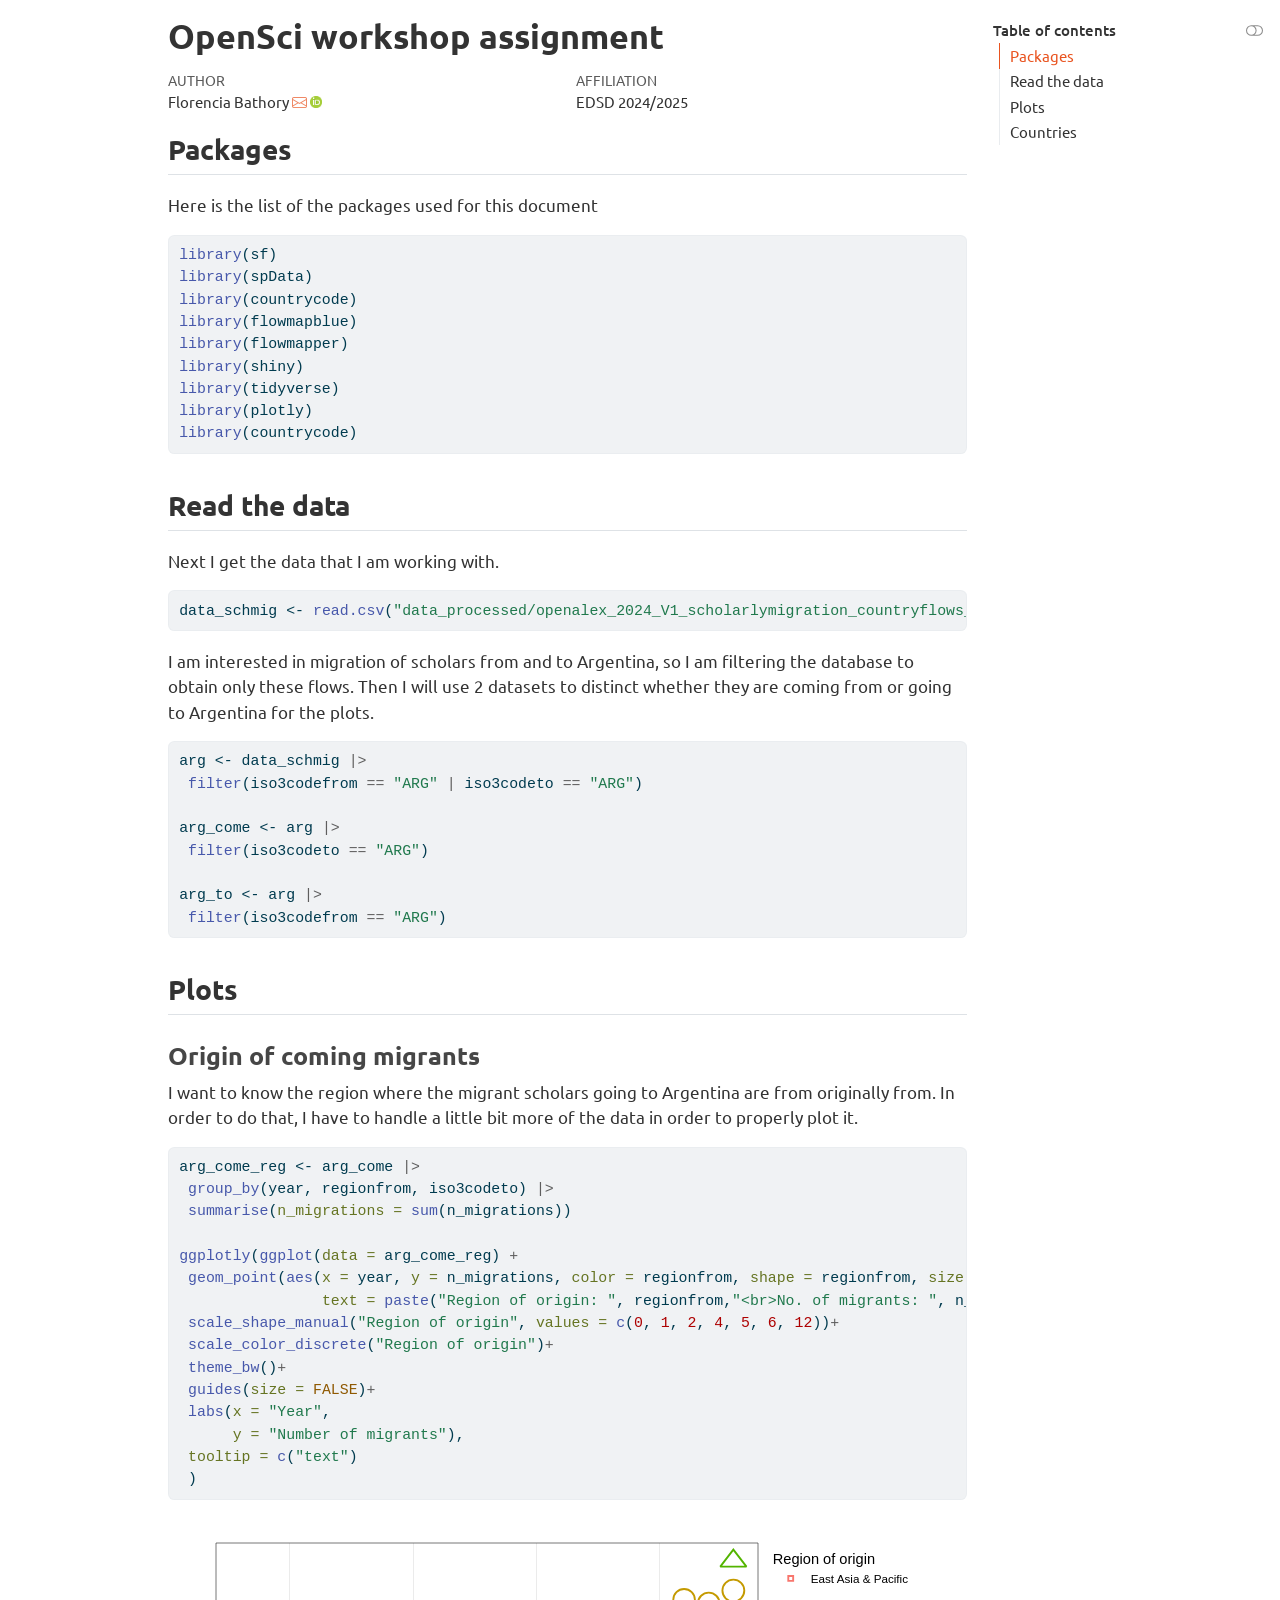
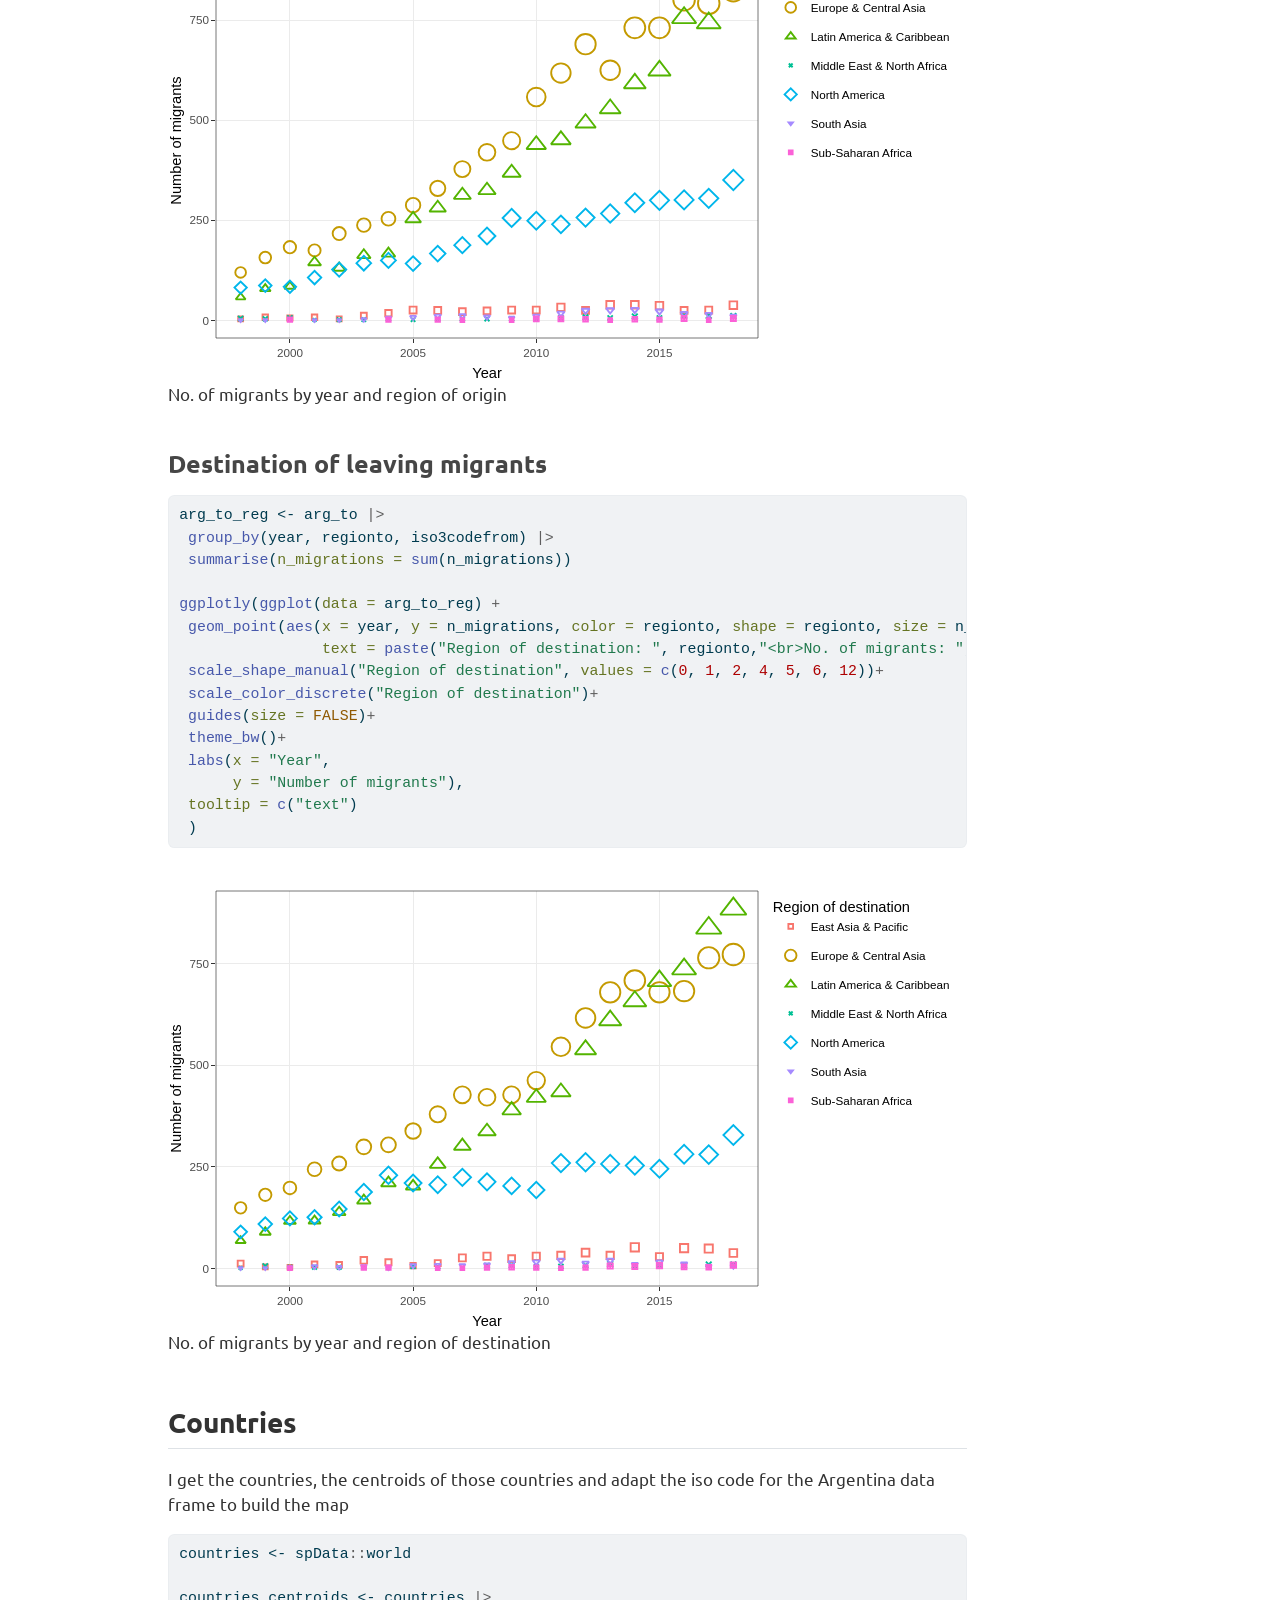
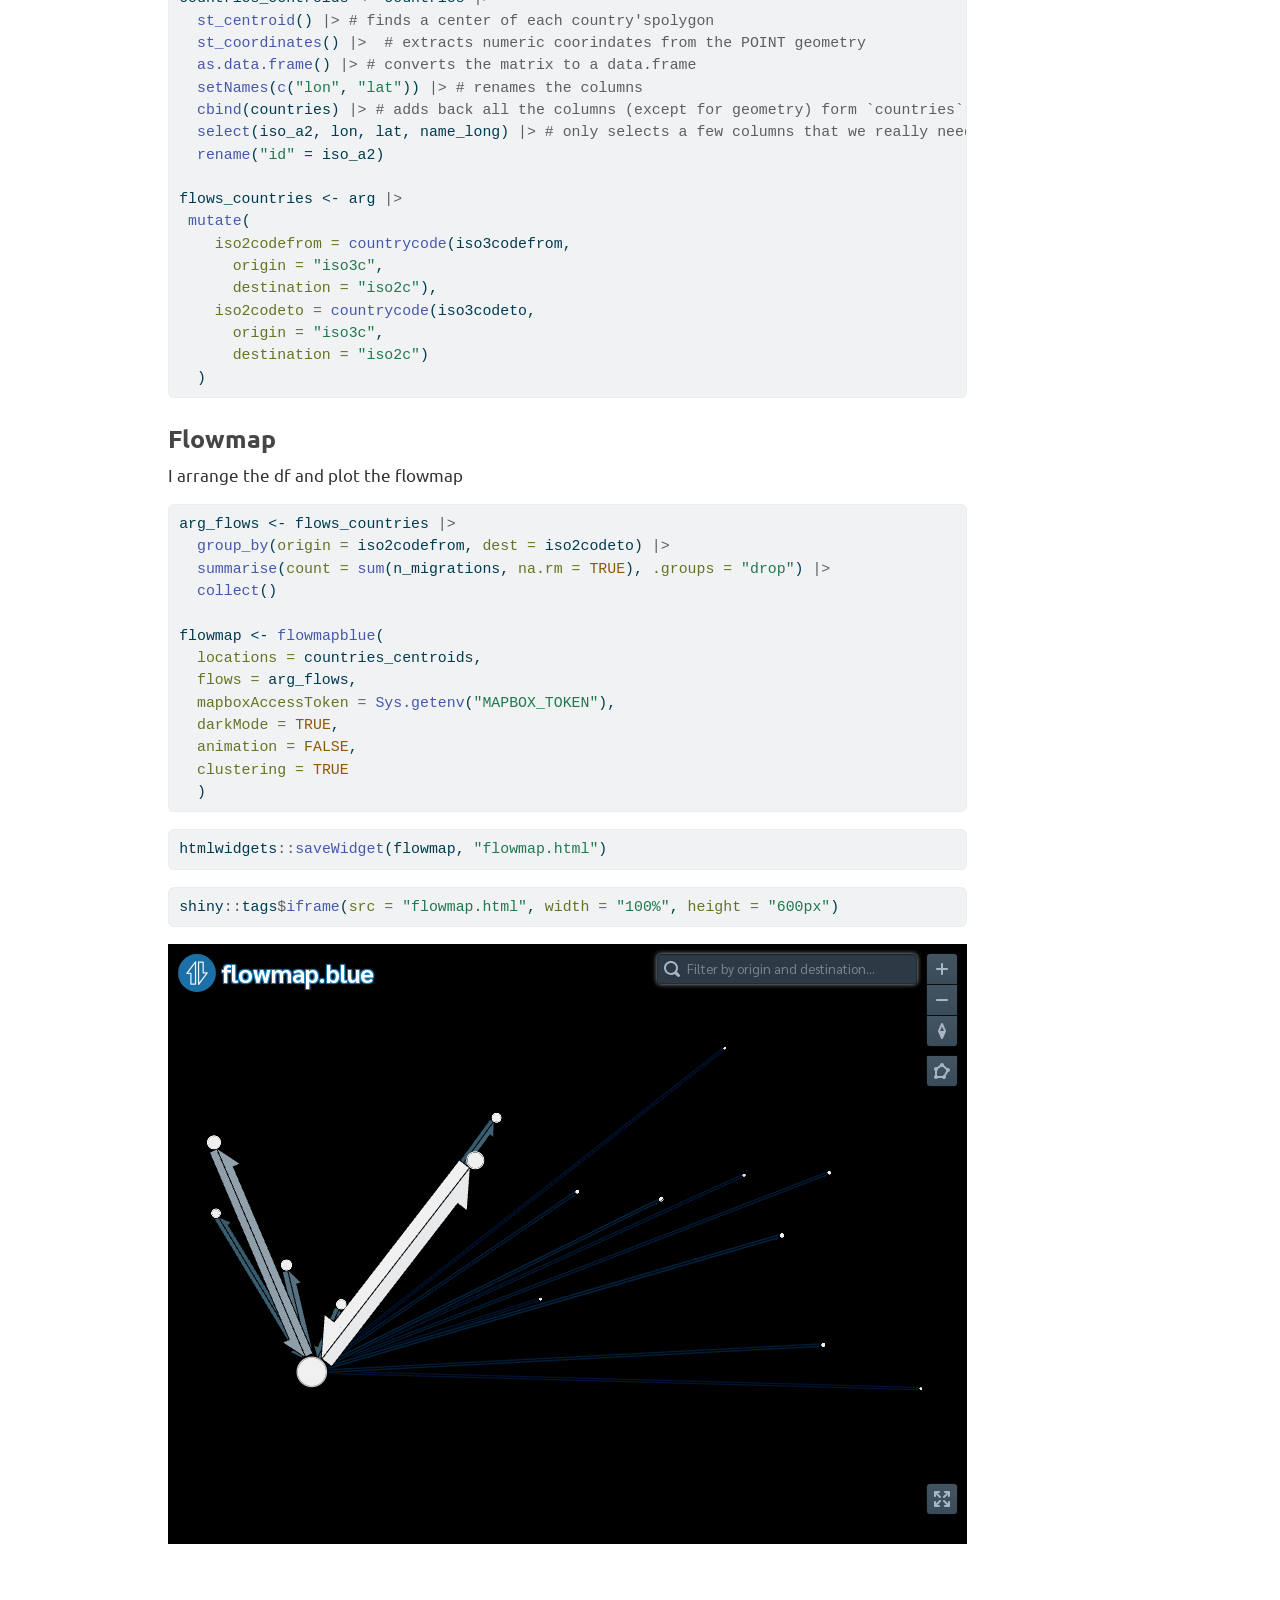
<file: docs/index.html>
<!DOCTYPE html>
<html xmlns="http://www.w3.org/1999/xhtml" lang="en" xml:lang="en"><head>

<meta charset="utf-8">
<meta name="generator" content="quarto-1.5.57">

<meta name="viewport" content="width=device-width, initial-scale=1.0, user-scalable=yes">

<meta name="author" content="Florencia Bathory">

<title>OpenSci workshop assignment</title>
<style>
code{white-space: pre-wrap;}
span.smallcaps{font-variant: small-caps;}
div.columns{display: flex; gap: min(4vw, 1.5em);}
div.column{flex: auto; overflow-x: auto;}
div.hanging-indent{margin-left: 1.5em; text-indent: -1.5em;}
ul.task-list{list-style: none;}
ul.task-list li input[type="checkbox"] {
  width: 0.8em;
  margin: 0 0.8em 0.2em -1em; /* quarto-specific, see https://github.com/quarto-dev/quarto-cli/issues/4556 */ 
  vertical-align: middle;
}
/* CSS for syntax highlighting */
pre > code.sourceCode { white-space: pre; position: relative; }
pre > code.sourceCode > span { line-height: 1.25; }
pre > code.sourceCode > span:empty { height: 1.2em; }
.sourceCode { overflow: visible; }
code.sourceCode > span { color: inherit; text-decoration: inherit; }
div.sourceCode { margin: 1em 0; }
pre.sourceCode { margin: 0; }
@media screen {
div.sourceCode { overflow: auto; }
}
@media print {
pre > code.sourceCode { white-space: pre-wrap; }
pre > code.sourceCode > span { display: inline-block; text-indent: -5em; padding-left: 5em; }
}
pre.numberSource code
  { counter-reset: source-line 0; }
pre.numberSource code > span
  { position: relative; left: -4em; counter-increment: source-line; }
pre.numberSource code > span > a:first-child::before
  { content: counter(source-line);
    position: relative; left: -1em; text-align: right; vertical-align: baseline;
    border: none; display: inline-block;
    -webkit-touch-callout: none; -webkit-user-select: none;
    -khtml-user-select: none; -moz-user-select: none;
    -ms-user-select: none; user-select: none;
    padding: 0 4px; width: 4em;
  }
pre.numberSource { margin-left: 3em;  padding-left: 4px; }
div.sourceCode
  {   }
@media screen {
pre > code.sourceCode > span > a:first-child::before { text-decoration: underline; }
}
</style>


<script src="index_files/libs/clipboard/clipboard.min.js"></script>
<script src="index_files/libs/quarto-html/quarto.js"></script>
<script src="index_files/libs/quarto-html/popper.min.js"></script>
<script src="index_files/libs/quarto-html/tippy.umd.min.js"></script>
<script src="index_files/libs/quarto-html/anchor.min.js"></script>
<link href="index_files/libs/quarto-html/tippy.css" rel="stylesheet">
<link href="index_files/libs/quarto-html/quarto-syntax-highlighting.css" rel="stylesheet" class="quarto-color-scheme" id="quarto-text-highlighting-styles">
<link href="index_files/libs/quarto-html/quarto-syntax-highlighting-dark.css" rel="prefetch" class="quarto-color-scheme quarto-color-alternate" id="quarto-text-highlighting-styles">
<script src="index_files/libs/bootstrap/bootstrap.min.js"></script>
<link href="index_files/libs/bootstrap/bootstrap-icons.css" rel="stylesheet">
<link href="index_files/libs/bootstrap/bootstrap.min.css" rel="stylesheet" class="quarto-color-scheme" id="quarto-bootstrap" data-mode="light">
<link href="index_files/libs/bootstrap/bootstrap-dark.min.css" rel="prefetch" class="quarto-color-scheme quarto-color-alternate" id="quarto-bootstrap" data-mode="dark">
<link href="index_files/libs/htmltools-fill-0.5.8.1/fill.css" rel="stylesheet">

<script src="index_files/libs/htmlwidgets-1.6.4/htmlwidgets.js"></script>

<script src="index_files/libs/plotly-binding-4.10.4/plotly.js"></script>

<script src="index_files/libs/typedarray-0.1/typedarray.min.js"></script>

<script src="index_files/libs/jquery-3.5.1/jquery.min.js"></script>

<link href="index_files/libs/crosstalk-1.2.1/css/crosstalk.min.css" rel="stylesheet">

<script src="index_files/libs/crosstalk-1.2.1/js/crosstalk.min.js"></script>

<link href="index_files/libs/plotly-htmlwidgets-css-2.11.1/plotly-htmlwidgets.css" rel="stylesheet">

<script src="index_files/libs/plotly-main-2.11.1/plotly-latest.min.js"></script>



</head>

<body>

<div id="quarto-content" class="page-columns page-rows-contents page-layout-article">
<div id="quarto-margin-sidebar" class="sidebar margin-sidebar">
  <nav id="TOC" role="doc-toc" class="toc-active">
    <h2 id="toc-title">Table of contents</h2>
   
  <ul>
  <li><a href="#packages" id="toc-packages" class="nav-link active" data-scroll-target="#packages">Packages</a></li>
  <li><a href="#read-the-data" id="toc-read-the-data" class="nav-link" data-scroll-target="#read-the-data">Read the data</a></li>
  <li><a href="#plots" id="toc-plots" class="nav-link" data-scroll-target="#plots">Plots</a>
  <ul class="collapse">
  <li><a href="#origin-of-coming-migrants" id="toc-origin-of-coming-migrants" class="nav-link" data-scroll-target="#origin-of-coming-migrants">Origin of coming migrants</a></li>
  <li><a href="#destination-of-leaving-migrants" id="toc-destination-of-leaving-migrants" class="nav-link" data-scroll-target="#destination-of-leaving-migrants">Destination of leaving migrants</a></li>
  </ul></li>
  <li><a href="#countries" id="toc-countries" class="nav-link" data-scroll-target="#countries">Countries</a>
  <ul class="collapse">
  <li><a href="#flowmap" id="toc-flowmap" class="nav-link" data-scroll-target="#flowmap">Flowmap</a></li>
  </ul></li>
  </ul>
</nav>
</div>
<main class="content" id="quarto-document-content">

<header id="title-block-header" class="quarto-title-block default">
<div class="quarto-title">
<h1 class="title">OpenSci workshop assignment</h1>
</div>


<div class="quarto-title-meta-author">
  <div class="quarto-title-meta-heading">Author</div>
  <div class="quarto-title-meta-heading">Affiliation</div>
  
    <div class="quarto-title-meta-contents">
    <p class="author">Florencia Bathory <a href="mailto:bathory@demogr.mpg.de" class="quarto-title-author-email"><i class="bi bi-envelope"></i></a> <a href="https://orcid.org/0000-0002-2518-5422" class="quarto-title-author-orcid"> <img src="[data-uri]"></a></p>
  </div>
  <div class="quarto-title-meta-contents">
        <p class="affiliation">
            EDSD 2024/2025
          </p>
      </div>
  </div>

<div class="quarto-title-meta">

      
  
    
  </div>
  


</header>


<section id="packages" class="level2">
<h2 class="anchored" data-anchor-id="packages">Packages</h2>
<p>Here is the list of the packages used for this document</p>
<div class="cell">
<div class="sourceCode cell-code" id="cb1"><pre class="sourceCode r code-with-copy"><code class="sourceCode r"><span id="cb1-1"><a href="#cb1-1" aria-hidden="true" tabindex="-1"></a><span class="fu">library</span>(sf)</span>
<span id="cb1-2"><a href="#cb1-2" aria-hidden="true" tabindex="-1"></a><span class="fu">library</span>(spData)</span>
<span id="cb1-3"><a href="#cb1-3" aria-hidden="true" tabindex="-1"></a><span class="fu">library</span>(countrycode)</span>
<span id="cb1-4"><a href="#cb1-4" aria-hidden="true" tabindex="-1"></a><span class="fu">library</span>(flowmapblue)</span>
<span id="cb1-5"><a href="#cb1-5" aria-hidden="true" tabindex="-1"></a><span class="fu">library</span>(flowmapper)</span>
<span id="cb1-6"><a href="#cb1-6" aria-hidden="true" tabindex="-1"></a><span class="fu">library</span>(shiny)</span>
<span id="cb1-7"><a href="#cb1-7" aria-hidden="true" tabindex="-1"></a><span class="fu">library</span>(tidyverse)</span>
<span id="cb1-8"><a href="#cb1-8" aria-hidden="true" tabindex="-1"></a><span class="fu">library</span>(plotly)</span>
<span id="cb1-9"><a href="#cb1-9" aria-hidden="true" tabindex="-1"></a><span class="fu">library</span>(countrycode)</span></code><button title="Copy to Clipboard" class="code-copy-button"><i class="bi"></i></button></pre></div>
</div>
</section>
<section id="read-the-data" class="level2">
<h2 class="anchored" data-anchor-id="read-the-data">Read the data</h2>
<p>Next I get the data that I am working with.</p>
<div class="cell">
<div class="sourceCode cell-code" id="cb2"><pre class="sourceCode r code-with-copy"><code class="sourceCode r"><span id="cb2-1"><a href="#cb2-1" aria-hidden="true" tabindex="-1"></a>data_schmig <span class="ot">&lt;-</span> <span class="fu">read.csv</span>(<span class="st">"data_processed/openalex_2024_V1_scholarlymigration_countryflows_enriched.csv"</span>)</span></code><button title="Copy to Clipboard" class="code-copy-button"><i class="bi"></i></button></pre></div>
</div>
<p>I am interested in migration of scholars from and to Argentina, so I am filtering the database to obtain only these flows. Then I will use 2 datasets to distinct whether they are coming from or going to Argentina for the plots.</p>
<div class="cell">
<div class="sourceCode cell-code" id="cb3"><pre class="sourceCode r code-with-copy"><code class="sourceCode r"><span id="cb3-1"><a href="#cb3-1" aria-hidden="true" tabindex="-1"></a>arg <span class="ot">&lt;-</span> data_schmig <span class="sc">|&gt;</span> </span>
<span id="cb3-2"><a href="#cb3-2" aria-hidden="true" tabindex="-1"></a> <span class="fu">filter</span>(iso3codefrom <span class="sc">==</span> <span class="st">"ARG"</span> <span class="sc">|</span> iso3codeto <span class="sc">==</span> <span class="st">"ARG"</span>)</span>
<span id="cb3-3"><a href="#cb3-3" aria-hidden="true" tabindex="-1"></a></span>
<span id="cb3-4"><a href="#cb3-4" aria-hidden="true" tabindex="-1"></a>arg_come <span class="ot">&lt;-</span> arg <span class="sc">|&gt;</span> </span>
<span id="cb3-5"><a href="#cb3-5" aria-hidden="true" tabindex="-1"></a> <span class="fu">filter</span>(iso3codeto <span class="sc">==</span> <span class="st">"ARG"</span>)</span>
<span id="cb3-6"><a href="#cb3-6" aria-hidden="true" tabindex="-1"></a></span>
<span id="cb3-7"><a href="#cb3-7" aria-hidden="true" tabindex="-1"></a>arg_to <span class="ot">&lt;-</span> arg <span class="sc">|&gt;</span> </span>
<span id="cb3-8"><a href="#cb3-8" aria-hidden="true" tabindex="-1"></a> <span class="fu">filter</span>(iso3codefrom <span class="sc">==</span> <span class="st">"ARG"</span>)</span></code><button title="Copy to Clipboard" class="code-copy-button"><i class="bi"></i></button></pre></div>
</div>
</section>
<section id="plots" class="level2">
<h2 class="anchored" data-anchor-id="plots">Plots</h2>
<section id="origin-of-coming-migrants" class="level3">
<h3 class="anchored" data-anchor-id="origin-of-coming-migrants">Origin of coming migrants</h3>
<p>I want to know the region where the migrant scholars going to Argentina are from originally from. In order to do that, I have to handle a little bit more of the data in order to properly plot it.</p>
<div class="cell">
<div class="sourceCode cell-code" id="cb4"><pre class="sourceCode r code-with-copy"><code class="sourceCode r"><span id="cb4-1"><a href="#cb4-1" aria-hidden="true" tabindex="-1"></a>arg_come_reg <span class="ot">&lt;-</span> arg_come <span class="sc">|&gt;</span> </span>
<span id="cb4-2"><a href="#cb4-2" aria-hidden="true" tabindex="-1"></a> <span class="fu">group_by</span>(year, regionfrom, iso3codeto) <span class="sc">|&gt;</span> </span>
<span id="cb4-3"><a href="#cb4-3" aria-hidden="true" tabindex="-1"></a> <span class="fu">summarise</span>(<span class="at">n_migrations =</span> <span class="fu">sum</span>(n_migrations))</span>
<span id="cb4-4"><a href="#cb4-4" aria-hidden="true" tabindex="-1"></a></span>
<span id="cb4-5"><a href="#cb4-5" aria-hidden="true" tabindex="-1"></a><span class="fu">ggplotly</span>(<span class="fu">ggplot</span>(<span class="at">data =</span> arg_come_reg) <span class="sc">+</span></span>
<span id="cb4-6"><a href="#cb4-6" aria-hidden="true" tabindex="-1"></a> <span class="fu">geom_point</span>(<span class="fu">aes</span>(<span class="at">x =</span> year, <span class="at">y =</span> n_migrations, <span class="at">color =</span> regionfrom, <span class="at">shape =</span> regionfrom, <span class="at">size =</span> n_migrations,</span>
<span id="cb4-7"><a href="#cb4-7" aria-hidden="true" tabindex="-1"></a>                <span class="at">text =</span> <span class="fu">paste</span>(<span class="st">"Region of origin: "</span>, regionfrom,<span class="st">"&lt;br&gt;No. of migrants: "</span>, n_migrations)))<span class="sc">+</span></span>
<span id="cb4-8"><a href="#cb4-8" aria-hidden="true" tabindex="-1"></a> <span class="fu">scale_shape_manual</span>(<span class="st">"Region of origin"</span>, <span class="at">values =</span> <span class="fu">c</span>(<span class="dv">0</span>, <span class="dv">1</span>, <span class="dv">2</span>, <span class="dv">4</span>, <span class="dv">5</span>, <span class="dv">6</span>, <span class="dv">12</span>))<span class="sc">+</span></span>
<span id="cb4-9"><a href="#cb4-9" aria-hidden="true" tabindex="-1"></a> <span class="fu">scale_color_discrete</span>(<span class="st">"Region of origin"</span>)<span class="sc">+</span></span>
<span id="cb4-10"><a href="#cb4-10" aria-hidden="true" tabindex="-1"></a> <span class="fu">theme_bw</span>()<span class="sc">+</span></span>
<span id="cb4-11"><a href="#cb4-11" aria-hidden="true" tabindex="-1"></a> <span class="fu">guides</span>(<span class="at">size =</span> <span class="cn">FALSE</span>)<span class="sc">+</span></span>
<span id="cb4-12"><a href="#cb4-12" aria-hidden="true" tabindex="-1"></a> <span class="fu">labs</span>(<span class="at">x =</span> <span class="st">"Year"</span>,</span>
<span id="cb4-13"><a href="#cb4-13" aria-hidden="true" tabindex="-1"></a>      <span class="at">y =</span> <span class="st">"Number of migrants"</span>),</span>
<span id="cb4-14"><a href="#cb4-14" aria-hidden="true" tabindex="-1"></a> <span class="at">tooltip =</span> <span class="fu">c</span>(<span class="st">"text"</span>)</span>
<span id="cb4-15"><a href="#cb4-15" aria-hidden="true" tabindex="-1"></a> )</span></code><button title="Copy to Clipboard" class="code-copy-button"><i class="bi"></i></button></pre></div>
<div class="cell-output-display">
<div class="plotly html-widget html-fill-item" id="htmlwidget-cb7546a8965b23f99b2a" style="width:100%;height:464px;"></div>
<script type="application/json" data-for="htmlwidget-cb7546a8965b23f99b2a">{"x":{"data":[{"x":[1998,2002],"y":[4,4],"text":"Region of origin:  East Asia & Pacific <br>No. of migrants:  4","type":"scatter","mode":"markers","marker":{"autocolorscale":false,"color":"rgba(248,118,109,1)","opacity":1,"size":4.8724061706448634,"symbol":"square-open","line":{"width":1.8897637795275593,"color":"rgba(248,118,109,1)"}},"hoveron":"points","name":"East Asia & Pacific","legendgroup":"East Asia & Pacific","showlegend":true,"xaxis":"x","yaxis":"y","hoverinfo":"text","frame":null},{"x":[2000],"y":[6],"text":"Region of origin:  East Asia & Pacific <br>No. of migrants:  6","type":"scatter","mode":"markers","marker":{"autocolorscale":false,"color":"rgba(248,118,109,1)","opacity":1,"size":5.1904277797595739,"symbol":"square-open","line":{"width":1.8897637795275593,"color":"rgba(248,118,109,1)"}},"hoveron":"points","name":"East Asia & Pacific","legendgroup":"East Asia & Pacific","showlegend":false,"xaxis":"x","yaxis":"y","hoverinfo":"text","frame":null},{"x":[1999,2001],"y":[8,8],"text":"Region of origin:  East Asia & Pacific <br>No. of migrants:  8","type":"scatter","mode":"markers","marker":{"autocolorscale":false,"color":"rgba(248,118,109,1)","opacity":1,"size":5.4489272133912028,"symbol":"square-open","line":{"width":1.8897637795275593,"color":"rgba(248,118,109,1)"}},"hoveron":"points","name":"East Asia & Pacific","legendgroup":"East Asia & Pacific","showlegend":false,"xaxis":"x","yaxis":"y","hoverinfo":"text","frame":null},{"x":[2003],"y":[12],"text":"Region of origin:  East Asia & Pacific <br>No. of migrants:  12","type":"scatter","mode":"markers","marker":{"autocolorscale":false,"color":"rgba(248,118,109,1)","opacity":1,"size":5.8722307755013832,"symbol":"square-open","line":{"width":1.8897637795275593,"color":"rgba(248,118,109,1)"}},"hoveron":"points","name":"East Asia & Pacific","legendgroup":"East Asia & Pacific","showlegend":false,"xaxis":"x","yaxis":"y","hoverinfo":"text","frame":null},{"x":[2004],"y":[18],"text":"Region of origin:  East Asia & Pacific <br>No. of migrants:  18","type":"scatter","mode":"markers","marker":{"autocolorscale":false,"color":"rgba(248,118,109,1)","opacity":1,"size":6.3810990209729344,"symbol":"square-open","line":{"width":1.8897637795275593,"color":"rgba(248,118,109,1)"}},"hoveron":"points","name":"East Asia & Pacific","legendgroup":"East Asia & Pacific","showlegend":false,"xaxis":"x","yaxis":"y","hoverinfo":"text","frame":null},{"x":[2007],"y":[22],"text":"Region of origin:  East Asia & Pacific <br>No. of migrants:  22","type":"scatter","mode":"markers","marker":{"autocolorscale":false,"color":"rgba(248,118,109,1)","opacity":1,"size":6.6710125785031362,"symbol":"square-open","line":{"width":1.8897637795275593,"color":"rgba(248,118,109,1)"}},"hoveron":"points","name":"East Asia & Pacific","legendgroup":"East Asia & Pacific","showlegend":false,"xaxis":"x","yaxis":"y","hoverinfo":"text","frame":null},{"x":[2008],"y":[24],"text":"Region of origin:  East Asia & Pacific <br>No. of migrants:  24","type":"scatter","mode":"markers","marker":{"autocolorscale":false,"color":"rgba(248,118,109,1)","opacity":1,"size":6.8055714104898364,"symbol":"square-open","line":{"width":1.8897637795275593,"color":"rgba(248,118,109,1)"}},"hoveron":"points","name":"East Asia & Pacific","legendgroup":"East Asia & Pacific","showlegend":false,"xaxis":"x","yaxis":"y","hoverinfo":"text","frame":null},{"x":[2006,2012,2016],"y":[25,25,25],"text":"Region of origin:  East Asia & Pacific <br>No. of migrants:  25","type":"scatter","mode":"markers","marker":{"autocolorscale":false,"color":"rgba(248,118,109,1)","opacity":1,"size":6.8706550681305103,"symbol":"square-open","line":{"width":1.8897637795275593,"color":"rgba(248,118,109,1)"}},"hoveron":"points","name":"East Asia & Pacific","legendgroup":"East Asia & Pacific","showlegend":false,"xaxis":"x","yaxis":"y","hoverinfo":"text","frame":null},{"x":[2005,2009,2010,2017],"y":[26,26,26,26],"text":"Region of origin:  East Asia & Pacific <br>No. of migrants:  26","type":"scatter","mode":"markers","marker":{"autocolorscale":false,"color":"rgba(248,118,109,1)","opacity":1,"size":6.9343963620197382,"symbol":"square-open","line":{"width":1.8897637795275593,"color":"rgba(248,118,109,1)"}},"hoveron":"points","name":"East Asia & Pacific","legendgroup":"East Asia & Pacific","showlegend":false,"xaxis":"x","yaxis":"y","hoverinfo":"text","frame":null},{"x":[2011],"y":[33],"text":"Region of origin:  East Asia & Pacific <br>No. of migrants:  33","type":"scatter","mode":"markers","marker":{"autocolorscale":false,"color":"rgba(248,118,109,1)","opacity":1,"size":7.3488541579833884,"symbol":"square-open","line":{"width":1.8897637795275593,"color":"rgba(248,118,109,1)"}},"hoveron":"points","name":"East Asia & Pacific","legendgroup":"East Asia & Pacific","showlegend":false,"xaxis":"x","yaxis":"y","hoverinfo":"text","frame":null},{"x":[2015],"y":[37],"text":"Region of origin:  East Asia & Pacific <br>No. of migrants:  37","type":"scatter","mode":"markers","marker":{"autocolorscale":false,"color":"rgba(248,118,109,1)","opacity":1,"size":7.5653701226126628,"symbol":"square-open","line":{"width":1.8897637795275593,"color":"rgba(248,118,109,1)"}},"hoveron":"points","name":"East Asia & Pacific","legendgroup":"East Asia & Pacific","showlegend":false,"xaxis":"x","yaxis":"y","hoverinfo":"text","frame":null},{"x":[2018],"y":[38],"text":"Region of origin:  East Asia & Pacific <br>No. of migrants:  38","type":"scatter","mode":"markers","marker":{"autocolorscale":false,"color":"rgba(248,118,109,1)","opacity":1,"size":7.6175911075911165,"symbol":"square-open","line":{"width":1.8897637795275593,"color":"rgba(248,118,109,1)"}},"hoveron":"points","name":"East Asia & Pacific","legendgroup":"East Asia & Pacific","showlegend":false,"xaxis":"x","yaxis":"y","hoverinfo":"text","frame":null},{"x":[2013,2014],"y":[39,39],"text":"Region of origin:  East Asia & Pacific <br>No. of migrants:  39","type":"scatter","mode":"markers","marker":{"autocolorscale":false,"color":"rgba(248,118,109,1)","opacity":1,"size":7.6691110443601342,"symbol":"square-open","line":{"width":1.8897637795275593,"color":"rgba(248,118,109,1)"}},"hoveron":"points","name":"East Asia & Pacific","legendgroup":"East Asia & Pacific","showlegend":false,"xaxis":"x","yaxis":"y","hoverinfo":"text","frame":null},{"x":[1998],"y":[120],"text":"Region of origin:  Europe & Central Asia <br>No. of migrants:  120","type":"scatter","mode":"markers","marker":{"autocolorscale":false,"color":"rgba(196,154,0,1)","opacity":1,"size":10.662638665252404,"symbol":"circle-open","line":{"width":1.8897637795275593,"color":"rgba(196,154,0,1)"}},"hoveron":"points","name":"Europe & Central Asia","legendgroup":"Europe & Central Asia","showlegend":true,"xaxis":"x","yaxis":"y","hoverinfo":"text","frame":null},{"x":[1999],"y":[157],"text":"Region of origin:  Europe & Central Asia <br>No. of migrants:  157","type":"scatter","mode":"markers","marker":{"autocolorscale":false,"color":"rgba(196,154,0,1)","opacity":1,"size":11.660387302944558,"symbol":"circle-open","line":{"width":1.8897637795275593,"color":"rgba(196,154,0,1)"}},"hoveron":"points","name":"Europe & Central Asia","legendgroup":"Europe & Central Asia","showlegend":false,"xaxis":"x","yaxis":"y","hoverinfo":"text","frame":null},{"x":[2001],"y":[175],"text":"Region of origin:  Europe & Central Asia <br>No. of migrants:  175","type":"scatter","mode":"markers","marker":{"autocolorscale":false,"color":"rgba(196,154,0,1)","opacity":1,"size":12.102643097174189,"symbol":"circle-open","line":{"width":1.8897637795275593,"color":"rgba(196,154,0,1)"}},"hoveron":"points","name":"Europe & Central Asia","legendgroup":"Europe & Central Asia","showlegend":false,"xaxis":"x","yaxis":"y","hoverinfo":"text","frame":null},{"x":[2000],"y":[183],"text":"Region of origin:  Europe & Central Asia <br>No. of migrants:  183","type":"scatter","mode":"markers","marker":{"autocolorscale":false,"color":"rgba(196,154,0,1)","opacity":1,"size":12.291828972499859,"symbol":"circle-open","line":{"width":1.8897637795275593,"color":"rgba(196,154,0,1)"}},"hoveron":"points","name":"Europe & Central Asia","legendgroup":"Europe & Central Asia","showlegend":false,"xaxis":"x","yaxis":"y","hoverinfo":"text","frame":null},{"x":[2002],"y":[217],"text":"Region of origin:  Europe & Central Asia <br>No. of migrants:  217","type":"scatter","mode":"markers","marker":{"autocolorscale":false,"color":"rgba(196,154,0,1)","opacity":1,"size":13.052910086281294,"symbol":"circle-open","line":{"width":1.8897637795275593,"color":"rgba(196,154,0,1)"}},"hoveron":"points","name":"Europe & Central Asia","legendgroup":"Europe & Central Asia","showlegend":false,"xaxis":"x","yaxis":"y","hoverinfo":"text","frame":null},{"x":[2003],"y":[238],"text":"Region of origin:  Europe & Central Asia <br>No. of migrants:  238","type":"scatter","mode":"markers","marker":{"autocolorscale":false,"color":"rgba(196,154,0,1)","opacity":1,"size":13.493245133390705,"symbol":"circle-open","line":{"width":1.8897637795275593,"color":"rgba(196,154,0,1)"}},"hoveron":"points","name":"Europe & Central Asia","legendgroup":"Europe & Central Asia","showlegend":false,"xaxis":"x","yaxis":"y","hoverinfo":"text","frame":null},{"x":[2004],"y":[254],"text":"Region of origin:  Europe & Central Asia <br>No. of migrants:  254","type":"scatter","mode":"markers","marker":{"autocolorscale":false,"color":"rgba(196,154,0,1)","opacity":1,"size":13.815779613426034,"symbol":"circle-open","line":{"width":1.8897637795275593,"color":"rgba(196,154,0,1)"}},"hoveron":"points","name":"Europe & Central Asia","legendgroup":"Europe & Central Asia","showlegend":false,"xaxis":"x","yaxis":"y","hoverinfo":"text","frame":null},{"x":[2005],"y":[288],"text":"Region of origin:  Europe & Central Asia <br>No. of migrants:  288","type":"scatter","mode":"markers","marker":{"autocolorscale":false,"color":"rgba(196,154,0,1)","opacity":1,"size":14.468900947696513,"symbol":"circle-open","line":{"width":1.8897637795275593,"color":"rgba(196,154,0,1)"}},"hoveron":"points","name":"Europe & Central Asia","legendgroup":"Europe & Central Asia","showlegend":false,"xaxis":"x","yaxis":"y","hoverinfo":"text","frame":null},{"x":[2006],"y":[330],"text":"Region of origin:  Europe & Central Asia <br>No. of migrants:  330","type":"scatter","mode":"markers","marker":{"autocolorscale":false,"color":"rgba(196,154,0,1)","opacity":1,"size":15.224354979212203,"symbol":"circle-open","line":{"width":1.8897637795275593,"color":"rgba(196,154,0,1)"}},"hoveron":"points","name":"Europe & Central Asia","legendgroup":"Europe & Central Asia","showlegend":false,"xaxis":"x","yaxis":"y","hoverinfo":"text","frame":null},{"x":[2007],"y":[378],"text":"Region of origin:  Europe & Central Asia <br>No. of migrants:  378","type":"scatter","mode":"markers","marker":{"autocolorscale":false,"color":"rgba(196,154,0,1)","opacity":1,"size":16.030821908302659,"symbol":"circle-open","line":{"width":1.8897637795275593,"color":"rgba(196,154,0,1)"}},"hoveron":"points","name":"Europe & Central Asia","legendgroup":"Europe & Central Asia","showlegend":false,"xaxis":"x","yaxis":"y","hoverinfo":"text","frame":null},{"x":[2008],"y":[420],"text":"Region of origin:  Europe & Central Asia <br>No. of migrants:  420","type":"scatter","mode":"markers","marker":{"autocolorscale":false,"color":"rgba(196,154,0,1)","opacity":1,"size":16.69523832026719,"symbol":"circle-open","line":{"width":1.8897637795275593,"color":"rgba(196,154,0,1)"}},"hoveron":"points","name":"Europe & Central Asia","legendgroup":"Europe & Central Asia","showlegend":false,"xaxis":"x","yaxis":"y","hoverinfo":"text","frame":null},{"x":[2009],"y":[449],"text":"Region of origin:  Europe & Central Asia <br>No. of migrants:  449","type":"scatter","mode":"markers","marker":{"autocolorscale":false,"color":"rgba(196,154,0,1)","opacity":1,"size":17.134724793743789,"symbol":"circle-open","line":{"width":1.8897637795275593,"color":"rgba(196,154,0,1)"}},"hoveron":"points","name":"Europe & Central Asia","legendgroup":"Europe & Central Asia","showlegend":false,"xaxis":"x","yaxis":"y","hoverinfo":"text","frame":null},{"x":[2010],"y":[558],"text":"Region of origin:  Europe & Central Asia <br>No. of migrants:  558","type":"scatter","mode":"markers","marker":{"autocolorscale":false,"color":"rgba(196,154,0,1)","opacity":1,"size":18.671043022973642,"symbol":"circle-open","line":{"width":1.8897637795275593,"color":"rgba(196,154,0,1)"}},"hoveron":"points","name":"Europe & Central Asia","legendgroup":"Europe & Central Asia","showlegend":false,"xaxis":"x","yaxis":"y","hoverinfo":"text","frame":null},{"x":[2011],"y":[618],"text":"Region of origin:  Europe & Central Asia <br>No. of migrants:  618","type":"scatter","mode":"markers","marker":{"autocolorscale":false,"color":"rgba(196,154,0,1)","opacity":1,"size":19.452590629352869,"symbol":"circle-open","line":{"width":1.8897637795275593,"color":"rgba(196,154,0,1)"}},"hoveron":"points","name":"Europe & Central Asia","legendgroup":"Europe & Central Asia","showlegend":false,"xaxis":"x","yaxis":"y","hoverinfo":"text","frame":null},{"x":[2013],"y":[625],"text":"Region of origin:  Europe & Central Asia <br>No. of migrants:  625","type":"scatter","mode":"markers","marker":{"autocolorscale":false,"color":"rgba(196,154,0,1)","opacity":1,"size":19.541247046833998,"symbol":"circle-open","line":{"width":1.8897637795275593,"color":"rgba(196,154,0,1)"}},"hoveron":"points","name":"Europe & Central Asia","legendgroup":"Europe & Central Asia","showlegend":false,"xaxis":"x","yaxis":"y","hoverinfo":"text","frame":null},{"x":[2012],"y":[690],"text":"Region of origin:  Europe & Central Asia <br>No. of migrants:  690","type":"scatter","mode":"markers","marker":{"autocolorscale":false,"color":"rgba(196,154,0,1)","opacity":1,"size":20.341837598346711,"symbol":"circle-open","line":{"width":1.8897637795275593,"color":"rgba(196,154,0,1)"}},"hoveron":"points","name":"Europe & Central Asia","legendgroup":"Europe & Central Asia","showlegend":false,"xaxis":"x","yaxis":"y","hoverinfo":"text","frame":null},{"x":[2014,2015],"y":[731,731],"text":"Region of origin:  Europe & Central Asia <br>No. of migrants:  731","type":"scatter","mode":"markers","marker":{"autocolorscale":false,"color":"rgba(196,154,0,1)","opacity":1,"size":20.827499789981786,"symbol":"circle-open","line":{"width":1.8897637795275593,"color":"rgba(196,154,0,1)"}},"hoveron":"points","name":"Europe & Central Asia","legendgroup":"Europe & Central Asia","showlegend":false,"xaxis":"x","yaxis":"y","hoverinfo":"text","frame":null},{"x":[2017],"y":[792],"text":"Region of origin:  Europe & Central Asia <br>No. of migrants:  792","type":"scatter","mode":"markers","marker":{"autocolorscale":false,"color":"rgba(196,154,0,1)","opacity":1,"size":21.52548930437651,"symbol":"circle-open","line":{"width":1.8897637795275593,"color":"rgba(196,154,0,1)"}},"hoveron":"points","name":"Europe & Central Asia","legendgroup":"Europe & Central Asia","showlegend":false,"xaxis":"x","yaxis":"y","hoverinfo":"text","frame":null},{"x":[2016],"y":[801],"text":"Region of origin:  Europe & Central Asia <br>No. of migrants:  801","type":"scatter","mode":"markers","marker":{"autocolorscale":false,"color":"rgba(196,154,0,1)","opacity":1,"size":21.626160553696465,"symbol":"circle-open","line":{"width":1.8897637795275593,"color":"rgba(196,154,0,1)"}},"hoveron":"points","name":"Europe & Central Asia","legendgroup":"Europe & Central Asia","showlegend":false,"xaxis":"x","yaxis":"y","hoverinfo":"text","frame":null},{"x":[2018],"y":[824],"text":"Region of origin:  Europe & Central Asia <br>No. of migrants:  824","type":"scatter","mode":"markers","marker":{"autocolorscale":false,"color":"rgba(196,154,0,1)","opacity":1,"size":21.880888022739253,"symbol":"circle-open","line":{"width":1.8897637795275593,"color":"rgba(196,154,0,1)"}},"hoveron":"points","name":"Europe & Central Asia","legendgroup":"Europe & Central Asia","showlegend":false,"xaxis":"x","yaxis":"y","hoverinfo":"text","frame":null},{"x":[1998],"y":[58],"text":"Region of origin:  Latin America & Caribbean  <br>No. of migrants:  58","type":"scatter","mode":"markers","marker":{"autocolorscale":false,"color":"rgba(83,180,0,1)","opacity":1,"size":8.5432749845318572,"symbol":"triangle-up-open","line":{"width":1.8897637795275593,"color":"rgba(83,180,0,1)"}},"hoveron":"points","name":"Latin America & Caribbean ","legendgroup":"Latin America & Caribbean ","showlegend":true,"xaxis":"x","yaxis":"y","hoverinfo":"text","frame":null},{"x":[1999],"y":[79],"text":"Region of origin:  Latin America & Caribbean  <br>No. of migrants:  79","type":"scatter","mode":"markers","marker":{"autocolorscale":false,"color":"rgba(83,180,0,1)","opacity":1,"size":9.3521369255394191,"symbol":"triangle-up-open","line":{"width":1.8897637795275593,"color":"rgba(83,180,0,1)"}},"hoveron":"points","name":"Latin America & Caribbean ","legendgroup":"Latin America & Caribbean ","showlegend":false,"xaxis":"x","yaxis":"y","hoverinfo":"text","frame":null},{"x":[2000],"y":[85],"text":"Region of origin:  Latin America & Caribbean  <br>No. of migrants:  85","type":"scatter","mode":"markers","marker":{"autocolorscale":false,"color":"rgba(83,180,0,1)","opacity":1,"size":9.5624975979511539,"symbol":"triangle-up-open","line":{"width":1.8897637795275593,"color":"rgba(83,180,0,1)"}},"hoveron":"points","name":"Latin America & Caribbean ","legendgroup":"Latin America & Caribbean ","showlegend":false,"xaxis":"x","yaxis":"y","hoverinfo":"text","frame":null},{"x":[2002],"y":[131],"text":"Region of origin:  Latin America & Caribbean  <br>No. of migrants:  131","type":"scatter","mode":"markers","marker":{"autocolorscale":false,"color":"rgba(83,180,0,1)","opacity":1,"size":10.973735316159509,"symbol":"triangle-up-open","line":{"width":1.8897637795275593,"color":"rgba(83,180,0,1)"}},"hoveron":"points","name":"Latin America & Caribbean ","legendgroup":"Latin America & Caribbean ","showlegend":false,"xaxis":"x","yaxis":"y","hoverinfo":"text","frame":null},{"x":[2001],"y":[145],"text":"Region of origin:  Latin America & Caribbean  <br>No. of migrants:  145","type":"scatter","mode":"markers","marker":{"autocolorscale":false,"color":"rgba(83,180,0,1)","opacity":1,"size":11.351212686170205,"symbol":"triangle-up-open","line":{"width":1.8897637795275593,"color":"rgba(83,180,0,1)"}},"hoveron":"points","name":"Latin America & Caribbean ","legendgroup":"Latin America & Caribbean ","showlegend":false,"xaxis":"x","yaxis":"y","hoverinfo":"text","frame":null},{"x":[2003],"y":[163],"text":"Region of origin:  Latin America & Caribbean  <br>No. of migrants:  163","type":"scatter","mode":"markers","marker":{"autocolorscale":false,"color":"rgba(83,180,0,1)","opacity":1,"size":11.810512406643726,"symbol":"triangle-up-open","line":{"width":1.8897637795275593,"color":"rgba(83,180,0,1)"}},"hoveron":"points","name":"Latin America & Caribbean ","legendgroup":"Latin America & Caribbean ","showlegend":false,"xaxis":"x","yaxis":"y","hoverinfo":"text","frame":null},{"x":[2004],"y":[167],"text":"Region of origin:  Latin America & Caribbean  <br>No. of migrants:  167","type":"scatter","mode":"markers","marker":{"autocolorscale":false,"color":"rgba(83,180,0,1)","opacity":1,"size":11.909055784507375,"symbol":"triangle-up-open","line":{"width":1.8897637795275593,"color":"rgba(83,180,0,1)"}},"hoveron":"points","name":"Latin America & Caribbean ","legendgroup":"Latin America & Caribbean ","showlegend":false,"xaxis":"x","yaxis":"y","hoverinfo":"text","frame":null},{"x":[2005],"y":[254],"text":"Region of origin:  Latin America & Caribbean  <br>No. of migrants:  254","type":"scatter","mode":"markers","marker":{"autocolorscale":false,"color":"rgba(83,180,0,1)","opacity":1,"size":13.815779613426034,"symbol":"triangle-up-open","line":{"width":1.8897637795275593,"color":"rgba(83,180,0,1)"}},"hoveron":"points","name":"Latin America & Caribbean ","legendgroup":"Latin America & Caribbean ","showlegend":false,"xaxis":"x","yaxis":"y","hoverinfo":"text","frame":null},{"x":[2006],"y":[281],"text":"Region of origin:  Latin America & Caribbean  <br>No. of migrants:  281","type":"scatter","mode":"markers","marker":{"autocolorscale":false,"color":"rgba(83,180,0,1)","opacity":1,"size":14.33773802465474,"symbol":"triangle-up-open","line":{"width":1.8897637795275593,"color":"rgba(83,180,0,1)"}},"hoveron":"points","name":"Latin America & Caribbean ","legendgroup":"Latin America & Caribbean ","showlegend":false,"xaxis":"x","yaxis":"y","hoverinfo":"text","frame":null},{"x":[2007],"y":[313],"text":"Region of origin:  Latin America & Caribbean  <br>No. of migrants:  313","type":"scatter","mode":"markers","marker":{"autocolorscale":false,"color":"rgba(83,180,0,1)","opacity":1,"size":14.924746292023721,"symbol":"triangle-up-open","line":{"width":1.8897637795275593,"color":"rgba(83,180,0,1)"}},"hoveron":"points","name":"Latin America & Caribbean ","legendgroup":"Latin America & Caribbean ","showlegend":false,"xaxis":"x","yaxis":"y","hoverinfo":"text","frame":null},{"x":[2008],"y":[325],"text":"Region of origin:  Latin America & Caribbean  <br>No. of migrants:  325","type":"scatter","mode":"markers","marker":{"autocolorscale":false,"color":"rgba(83,180,0,1)","opacity":1,"size":15.13705524972775,"symbol":"triangle-up-open","line":{"width":1.8897637795275593,"color":"rgba(83,180,0,1)"}},"hoveron":"points","name":"Latin America & Caribbean ","legendgroup":"Latin America & Caribbean ","showlegend":false,"xaxis":"x","yaxis":"y","hoverinfo":"text","frame":null},{"x":[2009],"y":[369],"text":"Region of origin:  Latin America & Caribbean  <br>No. of migrants:  369","type":"scatter","mode":"markers","marker":{"autocolorscale":false,"color":"rgba(83,180,0,1)","opacity":1,"size":15.88370296479399,"symbol":"triangle-up-open","line":{"width":1.8897637795275593,"color":"rgba(83,180,0,1)"}},"hoveron":"points","name":"Latin America & Caribbean ","legendgroup":"Latin America & Caribbean ","showlegend":false,"xaxis":"x","yaxis":"y","hoverinfo":"text","frame":null},{"x":[2010],"y":[439],"text":"Region of origin:  Latin America & Caribbean  <br>No. of migrants:  439","type":"scatter","mode":"markers","marker":{"autocolorscale":false,"color":"rgba(83,180,0,1)","opacity":1,"size":16.984830066452218,"symbol":"triangle-up-open","line":{"width":1.8897637795275593,"color":"rgba(83,180,0,1)"}},"hoveron":"points","name":"Latin America & Caribbean ","legendgroup":"Latin America & Caribbean ","showlegend":false,"xaxis":"x","yaxis":"y","hoverinfo":"text","frame":null},{"x":[2011],"y":[451],"text":"Region of origin:  Latin America & Caribbean  <br>No. of migrants:  451","type":"scatter","mode":"markers","marker":{"autocolorscale":false,"color":"rgba(83,180,0,1)","opacity":1,"size":17.16450230503613,"symbol":"triangle-up-open","line":{"width":1.8897637795275593,"color":"rgba(83,180,0,1)"}},"hoveron":"points","name":"Latin America & Caribbean ","legendgroup":"Latin America & Caribbean ","showlegend":false,"xaxis":"x","yaxis":"y","hoverinfo":"text","frame":null},{"x":[2012],"y":[493],"text":"Region of origin:  Latin America & Caribbean  <br>No. of migrants:  493","type":"scatter","mode":"markers","marker":{"autocolorscale":false,"color":"rgba(83,180,0,1)","opacity":1,"size":17.775202611939633,"symbol":"triangle-up-open","line":{"width":1.8897637795275593,"color":"rgba(83,180,0,1)"}},"hoveron":"points","name":"Latin America & Caribbean ","legendgroup":"Latin America & Caribbean ","showlegend":false,"xaxis":"x","yaxis":"y","hoverinfo":"text","frame":null},{"x":[2013],"y":[529],"text":"Region of origin:  Latin America & Caribbean  <br>No. of migrants:  529","type":"scatter","mode":"markers","marker":{"autocolorscale":false,"color":"rgba(83,180,0,1)","opacity":1,"size":18.278200743246082,"symbol":"triangle-up-open","line":{"width":1.8897637795275593,"color":"rgba(83,180,0,1)"}},"hoveron":"points","name":"Latin America & Caribbean ","legendgroup":"Latin America & Caribbean ","showlegend":false,"xaxis":"x","yaxis":"y","hoverinfo":"text","frame":null},{"x":[2014],"y":[592],"text":"Region of origin:  Latin America & Caribbean  <br>No. of migrants:  592","type":"scatter","mode":"markers","marker":{"autocolorscale":false,"color":"rgba(83,180,0,1)","opacity":1,"size":19.11880984197354,"symbol":"triangle-up-open","line":{"width":1.8897637795275593,"color":"rgba(83,180,0,1)"}},"hoveron":"points","name":"Latin America & Caribbean ","legendgroup":"Latin America & Caribbean ","showlegend":false,"xaxis":"x","yaxis":"y","hoverinfo":"text","frame":null},{"x":[2015],"y":[624],"text":"Region of origin:  Latin America & Caribbean  <br>No. of migrants:  624","type":"scatter","mode":"markers","marker":{"autocolorscale":false,"color":"rgba(83,180,0,1)","opacity":1,"size":19.528612399923546,"symbol":"triangle-up-open","line":{"width":1.8897637795275593,"color":"rgba(83,180,0,1)"}},"hoveron":"points","name":"Latin America & Caribbean ","legendgroup":"Latin America & Caribbean ","showlegend":false,"xaxis":"x","yaxis":"y","hoverinfo":"text","frame":null},{"x":[2017],"y":[743],"text":"Region of origin:  Latin America & Caribbean  <br>No. of migrants:  743","type":"scatter","mode":"markers","marker":{"autocolorscale":false,"color":"rgba(83,180,0,1)","opacity":1,"size":20.967048957590979,"symbol":"triangle-up-open","line":{"width":1.8897637795275593,"color":"rgba(83,180,0,1)"}},"hoveron":"points","name":"Latin America & Caribbean ","legendgroup":"Latin America & Caribbean ","showlegend":false,"xaxis":"x","yaxis":"y","hoverinfo":"text","frame":null},{"x":[2016],"y":[756],"text":"Region of origin:  Latin America & Caribbean  <br>No. of migrants:  756","type":"scatter","mode":"markers","marker":{"autocolorscale":false,"color":"rgba(83,180,0,1)","opacity":1,"size":21.116959731968336,"symbol":"triangle-up-open","line":{"width":1.8897637795275593,"color":"rgba(83,180,0,1)"}},"hoveron":"points","name":"Latin America & Caribbean ","legendgroup":"Latin America & Caribbean ","showlegend":false,"xaxis":"x","yaxis":"y","hoverinfo":"text","frame":null},{"x":[2018],"y":[898],"text":"Region of origin:  Latin America & Caribbean  <br>No. of migrants:  898","type":"scatter","mode":"markers","marker":{"autocolorscale":false,"color":"rgba(83,180,0,1)","opacity":1,"size":22.677165354330711,"symbol":"triangle-up-open","line":{"width":1.8897637795275593,"color":"rgba(83,180,0,1)"}},"hoveron":"points","name":"Latin America & Caribbean ","legendgroup":"Latin America & Caribbean ","showlegend":false,"xaxis":"x","yaxis":"y","hoverinfo":"text","frame":null},{"x":[2001],"y":[1],"text":"Region of origin:  Middle East & North Africa <br>No. of migrants:  1","type":"scatter","mode":"markers","marker":{"autocolorscale":false,"color":"rgba(0,192,148,1)","opacity":1,"size":3.7795275590551185,"symbol":"x-thin-open","line":{"width":1.8897637795275593,"color":"rgba(0,192,148,1)"}},"hoveron":"points","name":"Middle East & North Africa","legendgroup":"Middle East & North Africa","showlegend":true,"xaxis":"x","yaxis":"y","hoverinfo":"text","frame":null},{"x":[2002,2003,2005],"y":[2,2,2],"text":"Region of origin:  Middle East & North Africa <br>No. of migrants:  2","type":"scatter","mode":"markers","marker":{"autocolorscale":false,"color":"rgba(0,192,148,1)","opacity":1,"size":4.4105013196480423,"symbol":"x-thin-open","line":{"width":1.8897637795275593,"color":"rgba(0,192,148,1)"}},"hoveron":"points","name":"Middle East & North Africa","legendgroup":"Middle East & North Africa","showlegend":false,"xaxis":"x","yaxis":"y","hoverinfo":"text","frame":null},{"x":[2010],"y":[3],"text":"Region of origin:  Middle East & North Africa <br>No. of migrants:  3","type":"scatter","mode":"markers","marker":{"autocolorscale":false,"color":"rgba(0,192,148,1)","opacity":1,"size":4.6718592087871853,"symbol":"x-thin-open","line":{"width":1.8897637795275593,"color":"rgba(0,192,148,1)"}},"hoveron":"points","name":"Middle East & North Africa","legendgroup":"Middle East & North Africa","showlegend":false,"xaxis":"x","yaxis":"y","hoverinfo":"text","frame":null},{"x":[1999,2004,2006,2007,2008,2009],"y":[4,4,4,4,4,4],"text":"Region of origin:  Middle East & North Africa <br>No. of migrants:  4","type":"scatter","mode":"markers","marker":{"autocolorscale":false,"color":"rgba(0,192,148,1)","opacity":1,"size":4.8724061706448634,"symbol":"x-thin-open","line":{"width":1.8897637795275593,"color":"rgba(0,192,148,1)"}},"hoveron":"points","name":"Middle East & North Africa","legendgroup":"Middle East & North Africa","showlegend":false,"xaxis":"x","yaxis":"y","hoverinfo":"text","frame":null},{"x":[1998],"y":[5],"text":"Region of origin:  Middle East & North Africa <br>No. of migrants:  5","type":"scatter","mode":"markers","marker":{"autocolorscale":false,"color":"rgba(0,192,148,1)","opacity":1,"size":5.0414750802409669,"symbol":"x-thin-open","line":{"width":1.8897637795275593,"color":"rgba(0,192,148,1)"}},"hoveron":"points","name":"Middle East & North Africa","legendgroup":"Middle East & North Africa","showlegend":false,"xaxis":"x","yaxis":"y","hoverinfo":"text","frame":null},{"x":[2000,2011,2013,2015],"y":[6,6,6,6],"text":"Region of origin:  Middle East & North Africa <br>No. of migrants:  6","type":"scatter","mode":"markers","marker":{"autocolorscale":false,"color":"rgba(0,192,148,1)","opacity":1,"size":5.1904277797595739,"symbol":"x-thin-open","line":{"width":1.8897637795275593,"color":"rgba(0,192,148,1)"}},"hoveron":"points","name":"Middle East & North Africa","legendgroup":"Middle East & North Africa","showlegend":false,"xaxis":"x","yaxis":"y","hoverinfo":"text","frame":null},{"x":[2012],"y":[8],"text":"Region of origin:  Middle East & North Africa <br>No. of migrants:  8","type":"scatter","mode":"markers","marker":{"autocolorscale":false,"color":"rgba(0,192,148,1)","opacity":1,"size":5.4489272133912028,"symbol":"x-thin-open","line":{"width":1.8897637795275593,"color":"rgba(0,192,148,1)"}},"hoveron":"points","name":"Middle East & North Africa","legendgroup":"Middle East & North Africa","showlegend":false,"xaxis":"x","yaxis":"y","hoverinfo":"text","frame":null},{"x":[2014],"y":[10],"text":"Region of origin:  Middle East & North Africa <br>No. of migrants:  10","type":"scatter","mode":"markers","marker":{"autocolorscale":false,"color":"rgba(0,192,148,1)","opacity":1,"size":5.6724488408338916,"symbol":"x-thin-open","line":{"width":1.8897637795275593,"color":"rgba(0,192,148,1)"}},"hoveron":"points","name":"Middle East & North Africa","legendgroup":"Middle East & North Africa","showlegend":false,"xaxis":"x","yaxis":"y","hoverinfo":"text","frame":null},{"x":[2018],"y":[11],"text":"Region of origin:  Middle East & North Africa <br>No. of migrants:  11","type":"scatter","mode":"markers","marker":{"autocolorscale":false,"color":"rgba(0,192,148,1)","opacity":1,"size":5.7748417863305539,"symbol":"x-thin-open","line":{"width":1.8897637795275593,"color":"rgba(0,192,148,1)"}},"hoveron":"points","name":"Middle East & North Africa","legendgroup":"Middle East & North Africa","showlegend":false,"xaxis":"x","yaxis":"y","hoverinfo":"text","frame":null},{"x":[2016,2017],"y":[12,12],"text":"Region of origin:  Middle East & North Africa <br>No. of migrants:  12","type":"scatter","mode":"markers","marker":{"autocolorscale":false,"color":"rgba(0,192,148,1)","opacity":1,"size":5.8722307755013832,"symbol":"x-thin-open","line":{"width":1.8897637795275593,"color":"rgba(0,192,148,1)"}},"hoveron":"points","name":"Middle East & North Africa","legendgroup":"Middle East & North Africa","showlegend":false,"xaxis":"x","yaxis":"y","hoverinfo":"text","frame":null},{"x":[1998],"y":[82],"text":"Region of origin:  North America <br>No. of migrants:  82","type":"scatter","mode":"markers","marker":{"autocolorscale":false,"color":"rgba(0,182,235,1)","opacity":1,"size":9.4582914043914332,"symbol":"diamond-open","line":{"width":1.8897637795275593,"color":"rgba(0,182,235,1)"}},"hoveron":"points","name":"North America","legendgroup":"North America","showlegend":true,"xaxis":"x","yaxis":"y","hoverinfo":"text","frame":null},{"x":[2000],"y":[84],"text":"Region of origin:  North America <br>No. of migrants:  84","type":"scatter","mode":"markers","marker":{"autocolorscale":false,"color":"rgba(0,182,235,1)","opacity":1,"size":9.5279720951198499,"symbol":"diamond-open","line":{"width":1.8897637795275593,"color":"rgba(0,182,235,1)"}},"hoveron":"points","name":"North America","legendgroup":"North America","showlegend":false,"xaxis":"x","yaxis":"y","hoverinfo":"text","frame":null},{"x":[1999],"y":[87],"text":"Region of origin:  North America <br>No. of migrants:  87","type":"scatter","mode":"markers","marker":{"autocolorscale":false,"color":"rgba(0,182,235,1)","opacity":1,"size":9.6309374954621347,"symbol":"diamond-open","line":{"width":1.8897637795275593,"color":"rgba(0,182,235,1)"}},"hoveron":"points","name":"North America","legendgroup":"North America","showlegend":false,"xaxis":"x","yaxis":"y","hoverinfo":"text","frame":null},{"x":[2001],"y":[107],"text":"Region of origin:  North America <br>No. of migrants:  107","type":"scatter","mode":"markers","marker":{"autocolorscale":false,"color":"rgba(0,182,235,1)","opacity":1,"size":10.275800026787541,"symbol":"diamond-open","line":{"width":1.8897637795275593,"color":"rgba(0,182,235,1)"}},"hoveron":"points","name":"North America","legendgroup":"North America","showlegend":false,"xaxis":"x","yaxis":"y","hoverinfo":"text","frame":null},{"x":[2002],"y":[127],"text":"Region of origin:  North America <br>No. of migrants:  127","type":"scatter","mode":"markers","marker":{"autocolorscale":false,"color":"rgba(0,182,235,1)","opacity":1,"size":10.862190455604258,"symbol":"diamond-open","line":{"width":1.8897637795275593,"color":"rgba(0,182,235,1)"}},"hoveron":"points","name":"North America","legendgroup":"North America","showlegend":false,"xaxis":"x","yaxis":"y","hoverinfo":"text","frame":null},{"x":[2005],"y":[142],"text":"Region of origin:  North America <br>No. of migrants:  142","type":"scatter","mode":"markers","marker":{"autocolorscale":false,"color":"rgba(0,182,235,1)","opacity":1,"size":11.271925840280263,"symbol":"diamond-open","line":{"width":1.8897637795275593,"color":"rgba(0,182,235,1)"}},"hoveron":"points","name":"North America","legendgroup":"North America","showlegend":false,"xaxis":"x","yaxis":"y","hoverinfo":"text","frame":null},{"x":[2003],"y":[143],"text":"Region of origin:  North America <br>No. of migrants:  143","type":"scatter","mode":"markers","marker":{"autocolorscale":false,"color":"rgba(0,182,235,1)","opacity":1,"size":11.298447687043065,"symbol":"diamond-open","line":{"width":1.8897637795275593,"color":"rgba(0,182,235,1)"}},"hoveron":"points","name":"North America","legendgroup":"North America","showlegend":false,"xaxis":"x","yaxis":"y","hoverinfo":"text","frame":null},{"x":[2004],"y":[150],"text":"Region of origin:  North America <br>No. of migrants:  150","type":"scatter","mode":"markers","marker":{"autocolorscale":false,"color":"rgba(0,182,235,1)","opacity":1,"size":11.481543859801288,"symbol":"diamond-open","line":{"width":1.8897637795275593,"color":"rgba(0,182,235,1)"}},"hoveron":"points","name":"North America","legendgroup":"North America","showlegend":false,"xaxis":"x","yaxis":"y","hoverinfo":"text","frame":null},{"x":[2006],"y":[167],"text":"Region of origin:  North America <br>No. of migrants:  167","type":"scatter","mode":"markers","marker":{"autocolorscale":false,"color":"rgba(0,182,235,1)","opacity":1,"size":11.909055784507375,"symbol":"diamond-open","line":{"width":1.8897637795275593,"color":"rgba(0,182,235,1)"}},"hoveron":"points","name":"North America","legendgroup":"North America","showlegend":false,"xaxis":"x","yaxis":"y","hoverinfo":"text","frame":null},{"x":[2007],"y":[188],"text":"Region of origin:  North America <br>No. of migrants:  188","type":"scatter","mode":"markers","marker":{"autocolorscale":false,"color":"rgba(0,182,235,1)","opacity":1,"size":12.407963963532884,"symbol":"diamond-open","line":{"width":1.8897637795275593,"color":"rgba(0,182,235,1)"}},"hoveron":"points","name":"North America","legendgroup":"North America","showlegend":false,"xaxis":"x","yaxis":"y","hoverinfo":"text","frame":null},{"x":[2008],"y":[211],"text":"Region of origin:  North America <br>No. of migrants:  211","type":"scatter","mode":"markers","marker":{"autocolorscale":false,"color":"rgba(0,182,235,1)","opacity":1,"size":12.923206040767118,"symbol":"diamond-open","line":{"width":1.8897637795275593,"color":"rgba(0,182,235,1)"}},"hoveron":"points","name":"North America","legendgroup":"North America","showlegend":false,"xaxis":"x","yaxis":"y","hoverinfo":"text","frame":null},{"x":[2011],"y":[240],"text":"Region of origin:  North America <br>No. of migrants:  240","type":"scatter","mode":"markers","marker":{"autocolorscale":false,"color":"rgba(0,182,235,1)","opacity":1,"size":13.534145177755997,"symbol":"diamond-open","line":{"width":1.8897637795275593,"color":"rgba(0,182,235,1)"}},"hoveron":"points","name":"North America","legendgroup":"North America","showlegend":false,"xaxis":"x","yaxis":"y","hoverinfo":"text","frame":null},{"x":[2010],"y":[249],"text":"Region of origin:  North America <br>No. of migrants:  249","type":"scatter","mode":"markers","marker":{"autocolorscale":false,"color":"rgba(0,182,235,1)","opacity":1,"size":13.716112277462171,"symbol":"diamond-open","line":{"width":1.8897637795275593,"color":"rgba(0,182,235,1)"}},"hoveron":"points","name":"North America","legendgroup":"North America","showlegend":false,"xaxis":"x","yaxis":"y","hoverinfo":"text","frame":null},{"x":[2009],"y":[256],"text":"Region of origin:  North America <br>No. of migrants:  256","type":"scatter","mode":"markers","marker":{"autocolorscale":false,"color":"rgba(0,182,235,1)","opacity":1,"size":13.855370505031303,"symbol":"diamond-open","line":{"width":1.8897637795275593,"color":"rgba(0,182,235,1)"}},"hoveron":"points","name":"North America","legendgroup":"North America","showlegend":false,"xaxis":"x","yaxis":"y","hoverinfo":"text","frame":null},{"x":[2012],"y":[257],"text":"Region of origin:  North America <br>No. of migrants:  257","type":"scatter","mode":"markers","marker":{"autocolorscale":false,"color":"rgba(0,182,235,1)","opacity":1,"size":13.8751077285419,"symbol":"diamond-open","line":{"width":1.8897637795275593,"color":"rgba(0,182,235,1)"}},"hoveron":"points","name":"North America","legendgroup":"North America","showlegend":false,"xaxis":"x","yaxis":"y","hoverinfo":"text","frame":null},{"x":[2013],"y":[267],"text":"Region of origin:  North America <br>No. of migrants:  267","type":"scatter","mode":"markers","marker":{"autocolorscale":false,"color":"rgba(0,182,235,1)","opacity":1,"size":14.070398164796041,"symbol":"diamond-open","line":{"width":1.8897637795275593,"color":"rgba(0,182,235,1)"}},"hoveron":"points","name":"North America","legendgroup":"North America","showlegend":false,"xaxis":"x","yaxis":"y","hoverinfo":"text","frame":null},{"x":[2014],"y":[294],"text":"Region of origin:  North America <br>No. of migrants:  294","type":"scatter","mode":"markers","marker":{"autocolorscale":false,"color":"rgba(0,182,235,1)","opacity":1,"size":14.580058599755642,"symbol":"diamond-open","line":{"width":1.8897637795275593,"color":"rgba(0,182,235,1)"}},"hoveron":"points","name":"North America","legendgroup":"North America","showlegend":false,"xaxis":"x","yaxis":"y","hoverinfo":"text","frame":null},{"x":[2015],"y":[300],"text":"Region of origin:  North America <br>No. of migrants:  300","type":"scatter","mode":"markers","marker":{"autocolorscale":false,"color":"rgba(0,182,235,1)","opacity":1,"size":14.690083827205527,"symbol":"diamond-open","line":{"width":1.8897637795275593,"color":"rgba(0,182,235,1)"}},"hoveron":"points","name":"North America","legendgroup":"North America","showlegend":false,"xaxis":"x","yaxis":"y","hoverinfo":"text","frame":null},{"x":[2016],"y":[301],"text":"Region of origin:  North America <br>No. of migrants:  301","type":"scatter","mode":"markers","marker":{"autocolorscale":false,"color":"rgba(0,182,235,1)","opacity":1,"size":14.708313674952571,"symbol":"diamond-open","line":{"width":1.8897637795275593,"color":"rgba(0,182,235,1)"}},"hoveron":"points","name":"North America","legendgroup":"North America","showlegend":false,"xaxis":"x","yaxis":"y","hoverinfo":"text","frame":null},{"x":[2017],"y":[305],"text":"Region of origin:  North America <br>No. of migrants:  305","type":"scatter","mode":"markers","marker":{"autocolorscale":false,"color":"rgba(0,182,235,1)","opacity":1,"size":14.78093099285665,"symbol":"diamond-open","line":{"width":1.8897637795275593,"color":"rgba(0,182,235,1)"}},"hoveron":"points","name":"North America","legendgroup":"North America","showlegend":false,"xaxis":"x","yaxis":"y","hoverinfo":"text","frame":null},{"x":[2018],"y":[351],"text":"Region of origin:  North America <br>No. of migrants:  351","type":"scatter","mode":"markers","marker":{"autocolorscale":false,"color":"rgba(0,182,235,1)","opacity":1,"size":15.583965719970351,"symbol":"diamond-open","line":{"width":1.8897637795275593,"color":"rgba(0,182,235,1)"}},"hoveron":"points","name":"North America","legendgroup":"North America","showlegend":false,"xaxis":"x","yaxis":"y","hoverinfo":"text","frame":null},{"x":[1998,1999,2001,2002],"y":[1,1,1,1],"text":"Region of origin:  South Asia <br>No. of migrants:  1","type":"scatter","mode":"markers","marker":{"autocolorscale":false,"color":"rgba(165,138,255,1)","opacity":1,"size":3.7795275590551185,"symbol":"triangle-down-open","line":{"width":1.8897637795275593,"color":"rgba(165,138,255,1)"}},"hoveron":"points","name":"South Asia","legendgroup":"South Asia","showlegend":true,"xaxis":"x","yaxis":"y","hoverinfo":"text","frame":null},{"x":[2003],"y":[3],"text":"Region of origin:  South Asia <br>No. of migrants:  3","type":"scatter","mode":"markers","marker":{"autocolorscale":false,"color":"rgba(165,138,255,1)","opacity":1,"size":4.6718592087871853,"symbol":"triangle-down-open","line":{"width":1.8897637795275593,"color":"rgba(165,138,255,1)"}},"hoveron":"points","name":"South Asia","legendgroup":"South Asia","showlegend":false,"xaxis":"x","yaxis":"y","hoverinfo":"text","frame":null},{"x":[2004,2009],"y":[6,6],"text":"Region of origin:  South Asia <br>No. of migrants:  6","type":"scatter","mode":"markers","marker":{"autocolorscale":false,"color":"rgba(165,138,255,1)","opacity":1,"size":5.1904277797595739,"symbol":"triangle-down-open","line":{"width":1.8897637795275593,"color":"rgba(165,138,255,1)"}},"hoveron":"points","name":"South Asia","legendgroup":"South Asia","showlegend":false,"xaxis":"x","yaxis":"y","hoverinfo":"text","frame":null},{"x":[2005],"y":[8],"text":"Region of origin:  South Asia <br>No. of migrants:  8","type":"scatter","mode":"markers","marker":{"autocolorscale":false,"color":"rgba(165,138,255,1)","opacity":1,"size":5.4489272133912028,"symbol":"triangle-down-open","line":{"width":1.8897637795275593,"color":"rgba(165,138,255,1)"}},"hoveron":"points","name":"South Asia","legendgroup":"South Asia","showlegend":false,"xaxis":"x","yaxis":"y","hoverinfo":"text","frame":null},{"x":[2008],"y":[9],"text":"Region of origin:  South Asia <br>No. of migrants:  9","type":"scatter","mode":"markers","marker":{"autocolorscale":false,"color":"rgba(165,138,255,1)","opacity":1,"size":5.5641908585192539,"symbol":"triangle-down-open","line":{"width":1.8897637795275593,"color":"rgba(165,138,255,1)"}},"hoveron":"points","name":"South Asia","legendgroup":"South Asia","showlegend":false,"xaxis":"x","yaxis":"y","hoverinfo":"text","frame":null},{"x":[2006,2010,2018],"y":[11,11,11],"text":"Region of origin:  South Asia <br>No. of migrants:  11","type":"scatter","mode":"markers","marker":{"autocolorscale":false,"color":"rgba(165,138,255,1)","opacity":1,"size":5.7748417863305539,"symbol":"triangle-down-open","line":{"width":1.8897637795275593,"color":"rgba(165,138,255,1)"}},"hoveron":"points","name":"South Asia","legendgroup":"South Asia","showlegend":false,"xaxis":"x","yaxis":"y","hoverinfo":"text","frame":null},{"x":[2007],"y":[12],"text":"Region of origin:  South Asia <br>No. of migrants:  12","type":"scatter","mode":"markers","marker":{"autocolorscale":false,"color":"rgba(165,138,255,1)","opacity":1,"size":5.8722307755013832,"symbol":"triangle-down-open","line":{"width":1.8897637795275593,"color":"rgba(165,138,255,1)"}},"hoveron":"points","name":"South Asia","legendgroup":"South Asia","showlegend":false,"xaxis":"x","yaxis":"y","hoverinfo":"text","frame":null},{"x":[2017],"y":[15],"text":"Region of origin:  South Asia <br>No. of migrants:  15","type":"scatter","mode":"markers","marker":{"autocolorscale":false,"color":"rgba(165,138,255,1)","opacity":1,"size":6.1404151912381648,"symbol":"triangle-down-open","line":{"width":1.8897637795275593,"color":"rgba(165,138,255,1)"}},"hoveron":"points","name":"South Asia","legendgroup":"South Asia","showlegend":false,"xaxis":"x","yaxis":"y","hoverinfo":"text","frame":null},{"x":[2016],"y":[17],"text":"Region of origin:  South Asia <br>No. of migrants:  17","type":"scatter","mode":"markers","marker":{"autocolorscale":false,"color":"rgba(165,138,255,1)","opacity":1,"size":6.3034226014268135,"symbol":"triangle-down-open","line":{"width":1.8897637795275593,"color":"rgba(165,138,255,1)"}},"hoveron":"points","name":"South Asia","legendgroup":"South Asia","showlegend":false,"xaxis":"x","yaxis":"y","hoverinfo":"text","frame":null},{"x":[2011],"y":[18],"text":"Region of origin:  South Asia <br>No. of migrants:  18","type":"scatter","mode":"markers","marker":{"autocolorscale":false,"color":"rgba(165,138,255,1)","opacity":1,"size":6.3810990209729344,"symbol":"triangle-down-open","line":{"width":1.8897637795275593,"color":"rgba(165,138,255,1)"}},"hoveron":"points","name":"South Asia","legendgroup":"South Asia","showlegend":false,"xaxis":"x","yaxis":"y","hoverinfo":"text","frame":null},{"x":[2015],"y":[23],"text":"Region of origin:  South Asia <br>No. of migrants:  23","type":"scatter","mode":"markers","marker":{"autocolorscale":false,"color":"rgba(165,138,255,1)","opacity":1,"size":6.7390568297752242,"symbol":"triangle-down-open","line":{"width":1.8897637795275593,"color":"rgba(165,138,255,1)"}},"hoveron":"points","name":"South Asia","legendgroup":"South Asia","showlegend":false,"xaxis":"x","yaxis":"y","hoverinfo":"text","frame":null},{"x":[2012],"y":[25],"text":"Region of origin:  South Asia <br>No. of migrants:  25","type":"scatter","mode":"markers","marker":{"autocolorscale":false,"color":"rgba(165,138,255,1)","opacity":1,"size":6.8706550681305103,"symbol":"triangle-down-open","line":{"width":1.8897637795275593,"color":"rgba(165,138,255,1)"}},"hoveron":"points","name":"South Asia","legendgroup":"South Asia","showlegend":false,"xaxis":"x","yaxis":"y","hoverinfo":"text","frame":null},{"x":[2013],"y":[26],"text":"Region of origin:  South Asia <br>No. of migrants:  26","type":"scatter","mode":"markers","marker":{"autocolorscale":false,"color":"rgba(165,138,255,1)","opacity":1,"size":6.9343963620197382,"symbol":"triangle-down-open","line":{"width":1.8897637795275593,"color":"rgba(165,138,255,1)"}},"hoveron":"points","name":"South Asia","legendgroup":"South Asia","showlegend":false,"xaxis":"x","yaxis":"y","hoverinfo":"text","frame":null},{"x":[2014],"y":[27],"text":"Region of origin:  South Asia <br>No. of migrants:  27","type":"scatter","mode":"markers","marker":{"autocolorscale":false,"color":"rgba(165,138,255,1)","opacity":1,"size":6.9968750768834598,"symbol":"triangle-down-open","line":{"width":1.8897637795275593,"color":"rgba(165,138,255,1)"}},"hoveron":"points","name":"South Asia","legendgroup":"South Asia","showlegend":false,"xaxis":"x","yaxis":"y","hoverinfo":"text","frame":null},{"x":[2007,2009,2013,2017],"y":[1,1,1,1],"text":"Region of origin:  Sub-Saharan Africa  <br>No. of migrants:  1","type":"scatter","mode":"markers","marker":{"autocolorscale":false,"color":"rgba(251,97,215,1)","opacity":1,"size":3.7795275590551185,"symbol":"square-cross-open","line":{"width":1.8897637795275593,"color":"rgba(251,97,215,1)"}},"hoveron":"points","name":"Sub-Saharan Africa ","legendgroup":"Sub-Saharan Africa ","showlegend":true,"xaxis":"x","yaxis":"y","hoverinfo":"text","frame":null},{"x":[2000,2004,2006,2015],"y":[2,2,2,2],"text":"Region of origin:  Sub-Saharan Africa  <br>No. of migrants:  2","type":"scatter","mode":"markers","marker":{"autocolorscale":false,"color":"rgba(251,97,215,1)","opacity":1,"size":4.4105013196480423,"symbol":"square-cross-open","line":{"width":1.8897637795275593,"color":"rgba(251,97,215,1)"}},"hoveron":"points","name":"Sub-Saharan Africa ","legendgroup":"Sub-Saharan Africa ","showlegend":false,"xaxis":"x","yaxis":"y","hoverinfo":"text","frame":null},{"x":[2012,2014],"y":[3,3],"text":"Region of origin:  Sub-Saharan Africa  <br>No. of migrants:  3","type":"scatter","mode":"markers","marker":{"autocolorscale":false,"color":"rgba(251,97,215,1)","opacity":1,"size":4.6718592087871853,"symbol":"square-cross-open","line":{"width":1.8897637795275593,"color":"rgba(251,97,215,1)"}},"hoveron":"points","name":"Sub-Saharan Africa ","legendgroup":"Sub-Saharan Africa ","showlegend":false,"xaxis":"x","yaxis":"y","hoverinfo":"text","frame":null},{"x":[2010,2011],"y":[4,4],"text":"Region of origin:  Sub-Saharan Africa  <br>No. of migrants:  4","type":"scatter","mode":"markers","marker":{"autocolorscale":false,"color":"rgba(251,97,215,1)","opacity":1,"size":4.8724061706448634,"symbol":"square-cross-open","line":{"width":1.8897637795275593,"color":"rgba(251,97,215,1)"}},"hoveron":"points","name":"Sub-Saharan Africa ","legendgroup":"Sub-Saharan Africa ","showlegend":false,"xaxis":"x","yaxis":"y","hoverinfo":"text","frame":null},{"x":[2016,2018],"y":[5,5],"text":"Region of origin:  Sub-Saharan Africa  <br>No. of migrants:  5","type":"scatter","mode":"markers","marker":{"autocolorscale":false,"color":"rgba(251,97,215,1)","opacity":1,"size":5.0414750802409669,"symbol":"square-cross-open","line":{"width":1.8897637795275593,"color":"rgba(251,97,215,1)"}},"hoveron":"points","name":"Sub-Saharan Africa ","legendgroup":"Sub-Saharan Africa ","showlegend":false,"xaxis":"x","yaxis":"y","hoverinfo":"text","frame":null}],"layout":{"margin":{"t":26.228310502283104,"r":7.3059360730593621,"b":40.182648401826491,"l":43.105022831050235},"plot_bgcolor":"rgba(255,255,255,1)","paper_bgcolor":"rgba(255,255,255,1)","font":{"color":"rgba(0,0,0,1)","family":"","size":14.611872146118724},"xaxis":{"domain":[0,1],"automargin":true,"type":"linear","autorange":false,"range":[1997,2019],"tickmode":"array","ticktext":["2000","2005","2010","2015"],"tickvals":[2000,2005,2010,2015],"categoryorder":"array","categoryarray":["2000","2005","2010","2015"],"nticks":null,"ticks":"outside","tickcolor":"rgba(51,51,51,1)","ticklen":3.6529680365296811,"tickwidth":0.66417600664176002,"showticklabels":true,"tickfont":{"color":"rgba(77,77,77,1)","family":"","size":11.68949771689498},"tickangle":-0,"showline":false,"linecolor":null,"linewidth":0,"showgrid":true,"gridcolor":"rgba(235,235,235,1)","gridwidth":0.66417600664176002,"zeroline":false,"anchor":"y","title":{"text":"Year","font":{"color":"rgba(0,0,0,1)","family":"","size":14.611872146118724}},"hoverformat":".2f"},"yaxis":{"domain":[0,1],"automargin":true,"type":"linear","autorange":false,"range":[-43.850000000000001,942.85000000000002],"tickmode":"array","ticktext":["0","250","500","750"],"tickvals":[0,250.00000000000003,500,750],"categoryorder":"array","categoryarray":["0","250","500","750"],"nticks":null,"ticks":"outside","tickcolor":"rgba(51,51,51,1)","ticklen":3.6529680365296811,"tickwidth":0.66417600664176002,"showticklabels":true,"tickfont":{"color":"rgba(77,77,77,1)","family":"","size":11.68949771689498},"tickangle":-0,"showline":false,"linecolor":null,"linewidth":0,"showgrid":true,"gridcolor":"rgba(235,235,235,1)","gridwidth":0.66417600664176002,"zeroline":false,"anchor":"x","title":{"text":"Number of migrants","font":{"color":"rgba(0,0,0,1)","family":"","size":14.611872146118724}},"hoverformat":".2f"},"shapes":[{"type":"rect","fillcolor":"transparent","line":{"color":"rgba(51,51,51,1)","width":0.66417600664176002,"linetype":"solid"},"yref":"paper","xref":"paper","x0":0,"x1":1,"y0":0,"y1":1}],"showlegend":true,"legend":{"bgcolor":"rgba(255,255,255,1)","bordercolor":"transparent","borderwidth":1.8897637795275593,"font":{"color":"rgba(0,0,0,1)","family":"","size":11.68949771689498},"title":{"text":"Region of origin","font":{"color":"rgba(0,0,0,1)","family":"","size":14.611872146118724}}},"hovermode":"closest","barmode":"relative"},"config":{"doubleClick":"reset","modeBarButtonsToAdd":["hoverclosest","hovercompare"],"showSendToCloud":false},"source":"A","attrs":{"35e82eae4282":{"x":{},"y":{},"colour":{},"shape":{},"size":{},"text":{},"type":"scatter"}},"cur_data":"35e82eae4282","visdat":{"35e82eae4282":["function (y) ","x"]},"highlight":{"on":"plotly_click","persistent":false,"dynamic":false,"selectize":false,"opacityDim":0.20000000000000001,"selected":{"opacity":1},"debounce":0},"shinyEvents":["plotly_hover","plotly_click","plotly_selected","plotly_relayout","plotly_brushed","plotly_brushing","plotly_clickannotation","plotly_doubleclick","plotly_deselect","plotly_afterplot","plotly_sunburstclick"],"base_url":"https://plot.ly"},"evals":[],"jsHooks":[]}</script>
<p>No.&nbsp;of migrants by year and region of origin</p>
</div>
</div>
</section>
<section id="destination-of-leaving-migrants" class="level3">
<h3 class="anchored" data-anchor-id="destination-of-leaving-migrants">Destination of leaving migrants</h3>
<div class="cell">
<div class="sourceCode cell-code" id="cb5"><pre class="sourceCode r code-with-copy"><code class="sourceCode r"><span id="cb5-1"><a href="#cb5-1" aria-hidden="true" tabindex="-1"></a>arg_to_reg <span class="ot">&lt;-</span> arg_to <span class="sc">|&gt;</span> </span>
<span id="cb5-2"><a href="#cb5-2" aria-hidden="true" tabindex="-1"></a> <span class="fu">group_by</span>(year, regionto, iso3codefrom) <span class="sc">|&gt;</span> </span>
<span id="cb5-3"><a href="#cb5-3" aria-hidden="true" tabindex="-1"></a> <span class="fu">summarise</span>(<span class="at">n_migrations =</span> <span class="fu">sum</span>(n_migrations))</span>
<span id="cb5-4"><a href="#cb5-4" aria-hidden="true" tabindex="-1"></a></span>
<span id="cb5-5"><a href="#cb5-5" aria-hidden="true" tabindex="-1"></a><span class="fu">ggplotly</span>(<span class="fu">ggplot</span>(<span class="at">data =</span> arg_to_reg) <span class="sc">+</span></span>
<span id="cb5-6"><a href="#cb5-6" aria-hidden="true" tabindex="-1"></a> <span class="fu">geom_point</span>(<span class="fu">aes</span>(<span class="at">x =</span> year, <span class="at">y =</span> n_migrations, <span class="at">color =</span> regionto, <span class="at">shape =</span> regionto, <span class="at">size =</span> n_migrations,</span>
<span id="cb5-7"><a href="#cb5-7" aria-hidden="true" tabindex="-1"></a>                <span class="at">text =</span> <span class="fu">paste</span>(<span class="st">"Region of destination: "</span>, regionto,<span class="st">"&lt;br&gt;No. of migrants: "</span>, n_migrations)))<span class="sc">+</span></span>
<span id="cb5-8"><a href="#cb5-8" aria-hidden="true" tabindex="-1"></a> <span class="fu">scale_shape_manual</span>(<span class="st">"Region of destination"</span>, <span class="at">values =</span> <span class="fu">c</span>(<span class="dv">0</span>, <span class="dv">1</span>, <span class="dv">2</span>, <span class="dv">4</span>, <span class="dv">5</span>, <span class="dv">6</span>, <span class="dv">12</span>))<span class="sc">+</span></span>
<span id="cb5-9"><a href="#cb5-9" aria-hidden="true" tabindex="-1"></a> <span class="fu">scale_color_discrete</span>(<span class="st">"Region of destination"</span>)<span class="sc">+</span></span>
<span id="cb5-10"><a href="#cb5-10" aria-hidden="true" tabindex="-1"></a> <span class="fu">guides</span>(<span class="at">size =</span> <span class="cn">FALSE</span>)<span class="sc">+</span></span>
<span id="cb5-11"><a href="#cb5-11" aria-hidden="true" tabindex="-1"></a> <span class="fu">theme_bw</span>()<span class="sc">+</span></span>
<span id="cb5-12"><a href="#cb5-12" aria-hidden="true" tabindex="-1"></a> <span class="fu">labs</span>(<span class="at">x =</span> <span class="st">"Year"</span>,</span>
<span id="cb5-13"><a href="#cb5-13" aria-hidden="true" tabindex="-1"></a>      <span class="at">y =</span> <span class="st">"Number of migrants"</span>),</span>
<span id="cb5-14"><a href="#cb5-14" aria-hidden="true" tabindex="-1"></a> <span class="at">tooltip =</span> <span class="fu">c</span>(<span class="st">"text"</span>)</span>
<span id="cb5-15"><a href="#cb5-15" aria-hidden="true" tabindex="-1"></a> )</span></code><button title="Copy to Clipboard" class="code-copy-button"><i class="bi"></i></button></pre></div>
<div class="cell-output-display">
<div class="plotly html-widget html-fill-item" id="htmlwidget-daf6a4d3db21f865e86a" style="width:100%;height:464px;"></div>
<script type="application/json" data-for="htmlwidget-daf6a4d3db21f865e86a">{"x":{"data":[{"x":[2000],"y":[3],"text":"Region of destination:  East Asia & Pacific <br>No. of migrants:  3","type":"scatter","mode":"markers","marker":{"autocolorscale":false,"color":"rgba(248,118,109,1)","opacity":1,"size":4.6789053661851012,"symbol":"square-open","line":{"width":1.8897637795275593,"color":"rgba(248,118,109,1)"}},"hoveron":"points","name":"East Asia & Pacific","legendgroup":"East Asia & Pacific","showlegend":true,"xaxis":"x","yaxis":"y","hoverinfo":"text","frame":null},{"x":[1999],"y":[4],"text":"Region of destination:  East Asia & Pacific <br>No. of migrants:  4","type":"scatter","mode":"markers","marker":{"autocolorscale":false,"color":"rgba(248,118,109,1)","opacity":1,"size":4.8810359157809771,"symbol":"square-open","line":{"width":1.8897637795275593,"color":"rgba(248,118,109,1)"}},"hoveron":"points","name":"East Asia & Pacific","legendgroup":"East Asia & Pacific","showlegend":false,"xaxis":"x","yaxis":"y","hoverinfo":"text","frame":null},{"x":[2005],"y":[7],"text":"Region of destination:  East Asia & Pacific <br>No. of migrants:  7","type":"scatter","mode":"markers","marker":{"autocolorscale":false,"color":"rgba(248,118,109,1)","opacity":1,"size":5.3372956162041305,"symbol":"square-open","line":{"width":1.8897637795275593,"color":"rgba(248,118,109,1)"}},"hoveron":"points","name":"East Asia & Pacific","legendgroup":"East Asia & Pacific","showlegend":false,"xaxis":"x","yaxis":"y","hoverinfo":"text","frame":null},{"x":[2002],"y":[9],"text":"Region of destination:  East Asia & Pacific <br>No. of migrants:  9","type":"scatter","mode":"markers","marker":{"autocolorscale":false,"color":"rgba(248,118,109,1)","opacity":1,"size":5.5782831733150839,"symbol":"square-open","line":{"width":1.8897637795275593,"color":"rgba(248,118,109,1)"}},"hoveron":"points","name":"East Asia & Pacific","legendgroup":"East Asia & Pacific","showlegend":false,"xaxis":"x","yaxis":"y","hoverinfo":"text","frame":null},{"x":[2001],"y":[10],"text":"Region of destination:  East Asia & Pacific <br>No. of migrants:  10","type":"scatter","mode":"markers","marker":{"autocolorscale":false,"color":"rgba(248,118,109,1)","opacity":1,"size":5.6873959978660098,"symbol":"square-open","line":{"width":1.8897637795275593,"color":"rgba(248,118,109,1)"}},"hoveron":"points","name":"East Asia & Pacific","legendgroup":"East Asia & Pacific","showlegend":false,"xaxis":"x","yaxis":"y","hoverinfo":"text","frame":null},{"x":[1998],"y":[12],"text":"Region of destination:  East Asia & Pacific <br>No. of migrants:  12","type":"scatter","mode":"markers","marker":{"autocolorscale":false,"color":"rgba(248,118,109,1)","opacity":1,"size":5.8887554793540717,"symbol":"square-open","line":{"width":1.8897637795275593,"color":"rgba(248,118,109,1)"}},"hoveron":"points","name":"East Asia & Pacific","legendgroup":"East Asia & Pacific","showlegend":false,"xaxis":"x","yaxis":"y","hoverinfo":"text","frame":null},{"x":[2006],"y":[13],"text":"Region of destination:  East Asia & Pacific <br>No. of migrants:  13","type":"scatter","mode":"markers","marker":{"autocolorscale":false,"color":"rgba(248,118,109,1)","opacity":1,"size":5.9825442725068374,"symbol":"square-open","line":{"width":1.8897637795275593,"color":"rgba(248,118,109,1)"}},"hoveron":"points","name":"East Asia & Pacific","legendgroup":"East Asia & Pacific","showlegend":false,"xaxis":"x","yaxis":"y","hoverinfo":"text","frame":null},{"x":[2004],"y":[15],"text":"Region of destination:  East Asia & Pacific <br>No. of migrants:  15","type":"scatter","mode":"markers","marker":{"autocolorscale":false,"color":"rgba(248,118,109,1)","opacity":1,"size":6.1590575714116653,"symbol":"square-open","line":{"width":1.8897637795275593,"color":"rgba(248,118,109,1)"}},"hoveron":"points","name":"East Asia & Pacific","legendgroup":"East Asia & Pacific","showlegend":false,"xaxis":"x","yaxis":"y","hoverinfo":"text","frame":null},{"x":[2003],"y":[20],"text":"Region of destination:  East Asia & Pacific <br>No. of migrants:  20","type":"scatter","mode":"markers","marker":{"autocolorscale":false,"color":"rgba(248,118,109,1)","opacity":1,"size":6.5515961331709134,"symbol":"square-open","line":{"width":1.8897637795275593,"color":"rgba(248,118,109,1)"}},"hoveron":"points","name":"East Asia & Pacific","legendgroup":"East Asia & Pacific","showlegend":false,"xaxis":"x","yaxis":"y","hoverinfo":"text","frame":null},{"x":[2009],"y":[24],"text":"Region of destination:  East Asia & Pacific <br>No. of migrants:  24","type":"scatter","mode":"markers","marker":{"autocolorscale":false,"color":"rgba(248,118,109,1)","opacity":1,"size":6.8294660927826847,"symbol":"square-open","line":{"width":1.8897637795275593,"color":"rgba(248,118,109,1)"}},"hoveron":"points","name":"East Asia & Pacific","legendgroup":"East Asia & Pacific","showlegend":false,"xaxis":"x","yaxis":"y","hoverinfo":"text","frame":null},{"x":[2007],"y":[26],"text":"Region of destination:  East Asia & Pacific <br>No. of migrants:  26","type":"scatter","mode":"markers","marker":{"autocolorscale":false,"color":"rgba(248,118,109,1)","opacity":1,"size":6.9593082904066046,"symbol":"square-open","line":{"width":1.8897637795275593,"color":"rgba(248,118,109,1)"}},"hoveron":"points","name":"East Asia & Pacific","legendgroup":"East Asia & Pacific","showlegend":false,"xaxis":"x","yaxis":"y","hoverinfo":"text","frame":null},{"x":[2015],"y":[29],"text":"Region of destination:  East Asia & Pacific <br>No. of migrants:  29","type":"scatter","mode":"markers","marker":{"autocolorscale":false,"color":"rgba(248,118,109,1)","opacity":1,"size":7.1446911746035653,"symbol":"square-open","line":{"width":1.8897637795275593,"color":"rgba(248,118,109,1)"}},"hoveron":"points","name":"East Asia & Pacific","legendgroup":"East Asia & Pacific","showlegend":false,"xaxis":"x","yaxis":"y","hoverinfo":"text","frame":null},{"x":[2008,2010],"y":[30,30],"text":"Region of destination:  East Asia & Pacific <br>No. of migrants:  30","type":"scatter","mode":"markers","marker":{"autocolorscale":false,"color":"rgba(248,118,109,1)","opacity":1,"size":7.2042562168308066,"symbol":"square-open","line":{"width":1.8897637795275593,"color":"rgba(248,118,109,1)"}},"hoveron":"points","name":"East Asia & Pacific","legendgroup":"East Asia & Pacific","showlegend":false,"xaxis":"x","yaxis":"y","hoverinfo":"text","frame":null},{"x":[2011,2013],"y":[32,32],"text":"Region of destination:  East Asia & Pacific <br>No. of migrants:  32","type":"scatter","mode":"markers","marker":{"autocolorscale":false,"color":"rgba(248,118,109,1)","opacity":1,"size":7.3203815265815964,"symbol":"square-open","line":{"width":1.8897637795275593,"color":"rgba(248,118,109,1)"}},"hoveron":"points","name":"East Asia & Pacific","legendgroup":"East Asia & Pacific","showlegend":false,"xaxis":"x","yaxis":"y","hoverinfo":"text","frame":null},{"x":[2018],"y":[38],"text":"Region of destination:  East Asia & Pacific <br>No. of migrants:  38","type":"scatter","mode":"markers","marker":{"autocolorscale":false,"color":"rgba(248,118,109,1)","opacity":1,"size":7.6478977765009359,"symbol":"square-open","line":{"width":1.8897637795275593,"color":"rgba(248,118,109,1)"}},"hoveron":"points","name":"East Asia & Pacific","legendgroup":"East Asia & Pacific","showlegend":false,"xaxis":"x","yaxis":"y","hoverinfo":"text","frame":null},{"x":[2012],"y":[39],"text":"Region of destination:  East Asia & Pacific <br>No. of migrants:  39","type":"scatter","mode":"markers","marker":{"autocolorscale":false,"color":"rgba(248,118,109,1)","opacity":1,"size":7.6998245323979244,"symbol":"square-open","line":{"width":1.8897637795275593,"color":"rgba(248,118,109,1)"}},"hoveron":"points","name":"East Asia & Pacific","legendgroup":"East Asia & Pacific","showlegend":false,"xaxis":"x","yaxis":"y","hoverinfo":"text","frame":null},{"x":[2017],"y":[49],"text":"Region of destination:  East Asia & Pacific <br>No. of migrants:  49","type":"scatter","mode":"markers","marker":{"autocolorscale":false,"color":"rgba(248,118,109,1)","opacity":1,"size":8.1855609859585563,"symbol":"square-open","line":{"width":1.8897637795275593,"color":"rgba(248,118,109,1)"}},"hoveron":"points","name":"East Asia & Pacific","legendgroup":"East Asia & Pacific","showlegend":false,"xaxis":"x","yaxis":"y","hoverinfo":"text","frame":null},{"x":[2016],"y":[50],"text":"Region of destination:  East Asia & Pacific <br>No. of migrants:  50","type":"scatter","mode":"markers","marker":{"autocolorscale":false,"color":"rgba(248,118,109,1)","opacity":1,"size":8.2312205829471985,"symbol":"square-open","line":{"width":1.8897637795275593,"color":"rgba(248,118,109,1)"}},"hoveron":"points","name":"East Asia & Pacific","legendgroup":"East Asia & Pacific","showlegend":false,"xaxis":"x","yaxis":"y","hoverinfo":"text","frame":null},{"x":[2014],"y":[52],"text":"Region of destination:  East Asia & Pacific <br>No. of migrants:  52","type":"scatter","mode":"markers","marker":{"autocolorscale":false,"color":"rgba(248,118,109,1)","opacity":1,"size":8.3211628613363757,"symbol":"square-open","line":{"width":1.8897637795275593,"color":"rgba(248,118,109,1)"}},"hoveron":"points","name":"East Asia & Pacific","legendgroup":"East Asia & Pacific","showlegend":false,"xaxis":"x","yaxis":"y","hoverinfo":"text","frame":null},{"x":[1998],"y":[149],"text":"Region of destination:  Europe & Central Asia <br>No. of migrants:  149","type":"scatter","mode":"markers","marker":{"autocolorscale":false,"color":"rgba(196,154,0,1)","opacity":1,"size":11.516267993946755,"symbol":"circle-open","line":{"width":1.8897637795275593,"color":"rgba(196,154,0,1)"}},"hoveron":"points","name":"Europe & Central Asia","legendgroup":"Europe & Central Asia","showlegend":true,"xaxis":"x","yaxis":"y","hoverinfo":"text","frame":null},{"x":[1999],"y":[181],"text":"Region of destination:  Europe & Central Asia <br>No. of migrants:  181","type":"scatter","mode":"markers","marker":{"autocolorscale":false,"color":"rgba(196,154,0,1)","opacity":1,"size":12.311774601670223,"symbol":"circle-open","line":{"width":1.8897637795275593,"color":"rgba(196,154,0,1)"}},"hoveron":"points","name":"Europe & Central Asia","legendgroup":"Europe & Central Asia","showlegend":false,"xaxis":"x","yaxis":"y","hoverinfo":"text","frame":null},{"x":[2000],"y":[198],"text":"Region of destination:  Europe & Central Asia <br>No. of migrants:  198","type":"scatter","mode":"markers","marker":{"autocolorscale":false,"color":"rgba(196,154,0,1)","opacity":1,"size":12.705597429712453,"symbol":"circle-open","line":{"width":1.8897637795275593,"color":"rgba(196,154,0,1)"}},"hoveron":"points","name":"Europe & Central Asia","legendgroup":"Europe & Central Asia","showlegend":false,"xaxis":"x","yaxis":"y","hoverinfo":"text","frame":null},{"x":[2001],"y":[244],"text":"Region of destination:  Europe & Central Asia <br>No. of migrants:  244","type":"scatter","mode":"markers","marker":{"autocolorscale":false,"color":"rgba(196,154,0,1)","opacity":1,"size":13.693102769587853,"symbol":"circle-open","line":{"width":1.8897637795275593,"color":"rgba(196,154,0,1)"}},"hoveron":"points","name":"Europe & Central Asia","legendgroup":"Europe & Central Asia","showlegend":false,"xaxis":"x","yaxis":"y","hoverinfo":"text","frame":null},{"x":[2002],"y":[258],"text":"Region of destination:  Europe & Central Asia <br>No. of migrants:  258","type":"scatter","mode":"markers","marker":{"autocolorscale":false,"color":"rgba(196,154,0,1)","opacity":1,"size":13.974680158923093,"symbol":"circle-open","line":{"width":1.8897637795275593,"color":"rgba(196,154,0,1)"}},"hoveron":"points","name":"Europe & Central Asia","legendgroup":"Europe & Central Asia","showlegend":false,"xaxis":"x","yaxis":"y","hoverinfo":"text","frame":null},{"x":[2003],"y":[299],"text":"Region of destination:  Europe & Central Asia <br>No. of migrants:  299","type":"scatter","mode":"markers","marker":{"autocolorscale":false,"color":"rgba(196,154,0,1)","opacity":1,"size":14.757832781343867,"symbol":"circle-open","line":{"width":1.8897637795275593,"color":"rgba(196,154,0,1)"}},"hoveron":"points","name":"Europe & Central Asia","legendgroup":"Europe & Central Asia","showlegend":false,"xaxis":"x","yaxis":"y","hoverinfo":"text","frame":null},{"x":[2004],"y":[304],"text":"Region of destination:  Europe & Central Asia <br>No. of migrants:  304","type":"scatter","mode":"markers","marker":{"autocolorscale":false,"color":"rgba(196,154,0,1)","opacity":1,"size":14.849549539775269,"symbol":"circle-open","line":{"width":1.8897637795275593,"color":"rgba(196,154,0,1)"}},"hoveron":"points","name":"Europe & Central Asia","legendgroup":"Europe & Central Asia","showlegend":false,"xaxis":"x","yaxis":"y","hoverinfo":"text","frame":null},{"x":[2005],"y":[338],"text":"Region of destination:  Europe & Central Asia <br>No. of migrants:  338","type":"scatter","mode":"markers","marker":{"autocolorscale":false,"color":"rgba(196,154,0,1)","opacity":1,"size":15.454130513027991,"symbol":"circle-open","line":{"width":1.8897637795275593,"color":"rgba(196,154,0,1)"}},"hoveron":"points","name":"Europe & Central Asia","legendgroup":"Europe & Central Asia","showlegend":false,"xaxis":"x","yaxis":"y","hoverinfo":"text","frame":null},{"x":[2006],"y":[379],"text":"Region of destination:  Europe & Central Asia <br>No. of migrants:  379","type":"scatter","mode":"markers","marker":{"autocolorscale":false,"color":"rgba(196,154,0,1)","opacity":1,"size":16.143928197664732,"symbol":"circle-open","line":{"width":1.8897637795275593,"color":"rgba(196,154,0,1)"}},"hoveron":"points","name":"Europe & Central Asia","legendgroup":"Europe & Central Asia","showlegend":false,"xaxis":"x","yaxis":"y","hoverinfo":"text","frame":null},{"x":[2008],"y":[421],"text":"Region of destination:  Europe & Central Asia <br>No. of migrants:  421","type":"scatter","mode":"markers","marker":{"autocolorscale":false,"color":"rgba(196,154,0,1)","opacity":1,"size":16.812750199337394,"symbol":"circle-open","line":{"width":1.8897637795275593,"color":"rgba(196,154,0,1)"}},"hoveron":"points","name":"Europe & Central Asia","legendgroup":"Europe & Central Asia","showlegend":false,"xaxis":"x","yaxis":"y","hoverinfo":"text","frame":null},{"x":[2007,2009],"y":[427,427],"text":"Region of destination:  Europe & Central Asia <br>No. of migrants:  427","type":"scatter","mode":"markers","marker":{"autocolorscale":false,"color":"rgba(196,154,0,1)","opacity":1,"size":16.905514520462638,"symbol":"circle-open","line":{"width":1.8897637795275593,"color":"rgba(196,154,0,1)"}},"hoveron":"points","name":"Europe & Central Asia","legendgroup":"Europe & Central Asia","showlegend":false,"xaxis":"x","yaxis":"y","hoverinfo":"text","frame":null},{"x":[2010],"y":[462],"text":"Region of destination:  Europe & Central Asia <br>No. of migrants:  462","type":"scatter","mode":"markers","marker":{"autocolorscale":false,"color":"rgba(196,154,0,1)","opacity":1,"size":17.434085091626585,"symbol":"circle-open","line":{"width":1.8897637795275593,"color":"rgba(196,154,0,1)"}},"hoveron":"points","name":"Europe & Central Asia","legendgroup":"Europe & Central Asia","showlegend":false,"xaxis":"x","yaxis":"y","hoverinfo":"text","frame":null},{"x":[2011],"y":[545],"text":"Region of destination:  Europe & Central Asia <br>No. of migrants:  545","type":"scatter","mode":"markers","marker":{"autocolorscale":false,"color":"rgba(196,154,0,1)","opacity":1,"size":18.612446343588338,"symbol":"circle-open","line":{"width":1.8897637795275593,"color":"rgba(196,154,0,1)"}},"hoveron":"points","name":"Europe & Central Asia","legendgroup":"Europe & Central Asia","showlegend":false,"xaxis":"x","yaxis":"y","hoverinfo":"text","frame":null},{"x":[2012],"y":[616],"text":"Region of destination:  Europe & Central Asia <br>No. of migrants:  616","type":"scatter","mode":"markers","marker":{"autocolorscale":false,"color":"rgba(196,154,0,1)","opacity":1,"size":19.550727110359553,"symbol":"circle-open","line":{"width":1.8897637795275593,"color":"rgba(196,154,0,1)"}},"hoveron":"points","name":"Europe & Central Asia","legendgroup":"Europe & Central Asia","showlegend":false,"xaxis":"x","yaxis":"y","hoverinfo":"text","frame":null},{"x":[2013,2015],"y":[679,679],"text":"Region of destination:  Europe & Central Asia <br>No. of migrants:  679","type":"scatter","mode":"markers","marker":{"autocolorscale":false,"color":"rgba(196,154,0,1)","opacity":1,"size":20.33882914896947,"symbol":"circle-open","line":{"width":1.8897637795275593,"color":"rgba(196,154,0,1)"}},"hoveron":"points","name":"Europe & Central Asia","legendgroup":"Europe & Central Asia","showlegend":false,"xaxis":"x","yaxis":"y","hoverinfo":"text","frame":null},{"x":[2016],"y":[682],"text":"Region of destination:  Europe & Central Asia <br>No. of migrants:  682","type":"scatter","mode":"markers","marker":{"autocolorscale":false,"color":"rgba(196,154,0,1)","opacity":1,"size":20.375424335236783,"symbol":"circle-open","line":{"width":1.8897637795275593,"color":"rgba(196,154,0,1)"}},"hoveron":"points","name":"Europe & Central Asia","legendgroup":"Europe & Central Asia","showlegend":false,"xaxis":"x","yaxis":"y","hoverinfo":"text","frame":null},{"x":[2014],"y":[708],"text":"Region of destination:  Europe & Central Asia <br>No. of migrants:  708","type":"scatter","mode":"markers","marker":{"autocolorscale":false,"color":"rgba(196,154,0,1)","opacity":1,"size":20.689265449546802,"symbol":"circle-open","line":{"width":1.8897637795275593,"color":"rgba(196,154,0,1)"}},"hoveron":"points","name":"Europe & Central Asia","legendgroup":"Europe & Central Asia","showlegend":false,"xaxis":"x","yaxis":"y","hoverinfo":"text","frame":null},{"x":[2017],"y":[764],"text":"Region of destination:  Europe & Central Asia <br>No. of migrants:  764","type":"scatter","mode":"markers","marker":{"autocolorscale":false,"color":"rgba(196,154,0,1)","opacity":1,"size":21.346197358534823,"symbol":"circle-open","line":{"width":1.8897637795275593,"color":"rgba(196,154,0,1)"}},"hoveron":"points","name":"Europe & Central Asia","legendgroup":"Europe & Central Asia","showlegend":false,"xaxis":"x","yaxis":"y","hoverinfo":"text","frame":null},{"x":[2018],"y":[772],"text":"Region of destination:  Europe & Central Asia <br>No. of migrants:  772","type":"scatter","mode":"markers","marker":{"autocolorscale":false,"color":"rgba(196,154,0,1)","opacity":1,"size":21.438049852944381,"symbol":"circle-open","line":{"width":1.8897637795275593,"color":"rgba(196,154,0,1)"}},"hoveron":"points","name":"Europe & Central Asia","legendgroup":"Europe & Central Asia","showlegend":false,"xaxis":"x","yaxis":"y","hoverinfo":"text","frame":null},{"x":[1998],"y":[68],"text":"Region of destination:  Latin America & Caribbean  <br>No. of migrants:  68","type":"scatter","mode":"markers","marker":{"autocolorscale":false,"color":"rgba(83,180,0,1)","opacity":1,"size":8.985052963718017,"symbol":"triangle-up-open","line":{"width":1.8897637795275593,"color":"rgba(83,180,0,1)"}},"hoveron":"points","name":"Latin America & Caribbean ","legendgroup":"Latin America & Caribbean ","showlegend":true,"xaxis":"x","yaxis":"y","hoverinfo":"text","frame":null},{"x":[1999],"y":[89],"text":"Region of destination:  Latin America & Caribbean  <br>No. of migrants:  89","type":"scatter","mode":"markers","marker":{"autocolorscale":false,"color":"rgba(83,180,0,1)","opacity":1,"size":9.7453250211006708,"symbol":"triangle-up-open","line":{"width":1.8897637795275593,"color":"rgba(83,180,0,1)"}},"hoveron":"points","name":"Latin America & Caribbean ","legendgroup":"Latin America & Caribbean ","showlegend":false,"xaxis":"x","yaxis":"y","hoverinfo":"text","frame":null},{"x":[2000],"y":[116],"text":"Region of destination:  Latin America & Caribbean  <br>No. of migrants:  116","type":"scatter","mode":"markers","marker":{"autocolorscale":false,"color":"rgba(83,180,0,1)","opacity":1,"size":10.599397447665993,"symbol":"triangle-up-open","line":{"width":1.8897637795275593,"color":"rgba(83,180,0,1)"}},"hoveron":"points","name":"Latin America & Caribbean ","legendgroup":"Latin America & Caribbean ","showlegend":false,"xaxis":"x","yaxis":"y","hoverinfo":"text","frame":null},{"x":[2001],"y":[117],"text":"Region of destination:  Latin America & Caribbean  <br>No. of migrants:  117","type":"scatter","mode":"markers","marker":{"autocolorscale":false,"color":"rgba(83,180,0,1)","opacity":1,"size":10.628984874606495,"symbol":"triangle-up-open","line":{"width":1.8897637795275593,"color":"rgba(83,180,0,1)"}},"hoveron":"points","name":"Latin America & Caribbean ","legendgroup":"Latin America & Caribbean ","showlegend":false,"xaxis":"x","yaxis":"y","hoverinfo":"text","frame":null},{"x":[2002],"y":[138],"text":"Region of destination:  Latin America & Caribbean  <br>No. of migrants:  138","type":"scatter","mode":"markers","marker":{"autocolorscale":false,"color":"rgba(83,180,0,1)","opacity":1,"size":11.223203407526665,"symbol":"triangle-up-open","line":{"width":1.8897637795275593,"color":"rgba(83,180,0,1)"}},"hoveron":"points","name":"Latin America & Caribbean ","legendgroup":"Latin America & Caribbean ","showlegend":false,"xaxis":"x","yaxis":"y","hoverinfo":"text","frame":null},{"x":[2003],"y":[167],"text":"Region of destination:  Latin America & Caribbean  <br>No. of migrants:  167","type":"scatter","mode":"markers","marker":{"autocolorscale":false,"color":"rgba(83,180,0,1)","opacity":1,"size":11.973249333469274,"symbol":"triangle-up-open","line":{"width":1.8897637795275593,"color":"rgba(83,180,0,1)"}},"hoveron":"points","name":"Latin America & Caribbean ","legendgroup":"Latin America & Caribbean ","showlegend":false,"xaxis":"x","yaxis":"y","hoverinfo":"text","frame":null},{"x":[2005],"y":[202],"text":"Region of destination:  Latin America & Caribbean  <br>No. of migrants:  202","type":"scatter","mode":"markers","marker":{"autocolorscale":false,"color":"rgba(83,180,0,1)","opacity":1,"size":12.795762040021797,"symbol":"triangle-up-open","line":{"width":1.8897637795275593,"color":"rgba(83,180,0,1)"}},"hoveron":"points","name":"Latin America & Caribbean ","legendgroup":"Latin America & Caribbean ","showlegend":false,"xaxis":"x","yaxis":"y","hoverinfo":"text","frame":null},{"x":[2004],"y":[210],"text":"Region of destination:  Latin America & Caribbean  <br>No. of migrants:  210","type":"scatter","mode":"markers","marker":{"autocolorscale":false,"color":"rgba(83,180,0,1)","opacity":1,"size":12.973438912532714,"symbol":"triangle-up-open","line":{"width":1.8897637795275593,"color":"rgba(83,180,0,1)"}},"hoveron":"points","name":"Latin America & Caribbean ","legendgroup":"Latin America & Caribbean ","showlegend":false,"xaxis":"x","yaxis":"y","hoverinfo":"text","frame":null},{"x":[2006],"y":[256],"text":"Region of destination:  Latin America & Caribbean  <br>No. of migrants:  256","type":"scatter","mode":"markers","marker":{"autocolorscale":false,"color":"rgba(83,180,0,1)","opacity":1,"size":13.934932823968813,"symbol":"triangle-up-open","line":{"width":1.8897637795275593,"color":"rgba(83,180,0,1)"}},"hoveron":"points","name":"Latin America & Caribbean ","legendgroup":"Latin America & Caribbean ","showlegend":false,"xaxis":"x","yaxis":"y","hoverinfo":"text","frame":null},{"x":[2007],"y":[301],"text":"Region of destination:  Latin America & Caribbean  <br>No. of migrants:  301","type":"scatter","mode":"markers","marker":{"autocolorscale":false,"color":"rgba(83,180,0,1)","opacity":1,"size":14.794611126313715,"symbol":"triangle-up-open","line":{"width":1.8897637795275593,"color":"rgba(83,180,0,1)"}},"hoveron":"points","name":"Latin America & Caribbean ","legendgroup":"Latin America & Caribbean ","showlegend":false,"xaxis":"x","yaxis":"y","hoverinfo":"text","frame":null},{"x":[2008],"y":[337],"text":"Region of destination:  Latin America & Caribbean  <br>No. of migrants:  337","type":"scatter","mode":"markers","marker":{"autocolorscale":false,"color":"rgba(83,180,0,1)","opacity":1,"size":15.436796274879297,"symbol":"triangle-up-open","line":{"width":1.8897637795275593,"color":"rgba(83,180,0,1)"}},"hoveron":"points","name":"Latin America & Caribbean ","legendgroup":"Latin America & Caribbean ","showlegend":false,"xaxis":"x","yaxis":"y","hoverinfo":"text","frame":null},{"x":[2009],"y":[389],"text":"Region of destination:  Latin America & Caribbean  <br>No. of migrants:  389","type":"scatter","mode":"markers","marker":{"autocolorscale":false,"color":"rgba(83,180,0,1)","opacity":1,"size":16.306410864643922,"symbol":"triangle-up-open","line":{"width":1.8897637795275593,"color":"rgba(83,180,0,1)"}},"hoveron":"points","name":"Latin America & Caribbean ","legendgroup":"Latin America & Caribbean ","showlegend":false,"xaxis":"x","yaxis":"y","hoverinfo":"text","frame":null},{"x":[2010],"y":[420],"text":"Region of destination:  Latin America & Caribbean  <br>No. of migrants:  420","type":"scatter","mode":"markers","marker":{"autocolorscale":false,"color":"rgba(83,180,0,1)","opacity":1,"size":16.797225211527596,"symbol":"triangle-up-open","line":{"width":1.8897637795275593,"color":"rgba(83,180,0,1)"}},"hoveron":"points","name":"Latin America & Caribbean ","legendgroup":"Latin America & Caribbean ","showlegend":false,"xaxis":"x","yaxis":"y","hoverinfo":"text","frame":null},{"x":[2011],"y":[434],"text":"Region of destination:  Latin America & Caribbean  <br>No. of migrants:  434","type":"scatter","mode":"markers","marker":{"autocolorscale":false,"color":"rgba(83,180,0,1)","opacity":1,"size":17.012917723744327,"symbol":"triangle-up-open","line":{"width":1.8897637795275593,"color":"rgba(83,180,0,1)"}},"hoveron":"points","name":"Latin America & Caribbean ","legendgroup":"Latin America & Caribbean ","showlegend":false,"xaxis":"x","yaxis":"y","hoverinfo":"text","frame":null},{"x":[2012],"y":[538],"text":"Region of destination:  Latin America & Caribbean  <br>No. of migrants:  538","type":"scatter","mode":"markers","marker":{"autocolorscale":false,"color":"rgba(83,180,0,1)","opacity":1,"size":18.516704972953129,"symbol":"triangle-up-open","line":{"width":1.8897637795275593,"color":"rgba(83,180,0,1)"}},"hoveron":"points","name":"Latin America & Caribbean ","legendgroup":"Latin America & Caribbean ","showlegend":false,"xaxis":"x","yaxis":"y","hoverinfo":"text","frame":null},{"x":[2013],"y":[610],"text":"Region of destination:  Latin America & Caribbean  <br>No. of migrants:  610","type":"scatter","mode":"markers","marker":{"autocolorscale":false,"color":"rgba(83,180,0,1)","opacity":1,"size":19.473605867996721,"symbol":"triangle-up-open","line":{"width":1.8897637795275593,"color":"rgba(83,180,0,1)"}},"hoveron":"points","name":"Latin America & Caribbean ","legendgroup":"Latin America & Caribbean ","showlegend":false,"xaxis":"x","yaxis":"y","hoverinfo":"text","frame":null},{"x":[2014],"y":[657],"text":"Region of destination:  Latin America & Caribbean  <br>No. of migrants:  657","type":"scatter","mode":"markers","marker":{"autocolorscale":false,"color":"rgba(83,180,0,1)","opacity":1,"size":20.067952415566037,"symbol":"triangle-up-open","line":{"width":1.8897637795275593,"color":"rgba(83,180,0,1)"}},"hoveron":"points","name":"Latin America & Caribbean ","legendgroup":"Latin America & Caribbean ","showlegend":false,"xaxis":"x","yaxis":"y","hoverinfo":"text","frame":null},{"x":[2015],"y":[707],"text":"Region of destination:  Latin America & Caribbean  <br>No. of migrants:  707","type":"scatter","mode":"markers","marker":{"autocolorscale":false,"color":"rgba(83,180,0,1)","opacity":1,"size":20.677302421596963,"symbol":"triangle-up-open","line":{"width":1.8897637795275593,"color":"rgba(83,180,0,1)"}},"hoveron":"points","name":"Latin America & Caribbean ","legendgroup":"Latin America & Caribbean ","showlegend":false,"xaxis":"x","yaxis":"y","hoverinfo":"text","frame":null},{"x":[2016],"y":[736],"text":"Region of destination:  Latin America & Caribbean  <br>No. of migrants:  736","type":"scatter","mode":"markers","marker":{"autocolorscale":false,"color":"rgba(83,180,0,1)","opacity":1,"size":21.020860503016884,"symbol":"triangle-up-open","line":{"width":1.8897637795275593,"color":"rgba(83,180,0,1)"}},"hoveron":"points","name":"Latin America & Caribbean ","legendgroup":"Latin America & Caribbean ","showlegend":false,"xaxis":"x","yaxis":"y","hoverinfo":"text","frame":null},{"x":[2017],"y":[837],"text":"Region of destination:  Latin America & Caribbean  <br>No. of migrants:  837","type":"scatter","mode":"markers","marker":{"autocolorscale":false,"color":"rgba(83,180,0,1)","opacity":1,"size":22.16735026601031,"symbol":"triangle-up-open","line":{"width":1.8897637795275593,"color":"rgba(83,180,0,1)"}},"hoveron":"points","name":"Latin America & Caribbean ","legendgroup":"Latin America & Caribbean ","showlegend":false,"xaxis":"x","yaxis":"y","hoverinfo":"text","frame":null},{"x":[2018],"y":[884],"text":"Region of destination:  Latin America & Caribbean  <br>No. of migrants:  884","type":"scatter","mode":"markers","marker":{"autocolorscale":false,"color":"rgba(83,180,0,1)","opacity":1,"size":22.677165354330711,"symbol":"triangle-up-open","line":{"width":1.8897637795275593,"color":"rgba(83,180,0,1)"}},"hoveron":"points","name":"Latin America & Caribbean ","legendgroup":"Latin America & Caribbean ","showlegend":false,"xaxis":"x","yaxis":"y","hoverinfo":"text","frame":null},{"x":[1998,2004,2007],"y":[1,1,1],"text":"Region of destination:  Middle East & North Africa <br>No. of migrants:  1","type":"scatter","mode":"markers","marker":{"autocolorscale":false,"color":"rgba(0,192,148,1)","opacity":1,"size":3.7795275590551185,"symbol":"x-thin-open","line":{"width":1.8897637795275593,"color":"rgba(0,192,148,1)"}},"hoveron":"points","name":"Middle East & North Africa","legendgroup":"Middle East & North Africa","showlegend":true,"xaxis":"x","yaxis":"y","hoverinfo":"text","frame":null},{"x":[2000,2001,2002,2003],"y":[3,3,3,3],"text":"Region of destination:  Middle East & North Africa <br>No. of migrants:  3","type":"scatter","mode":"markers","marker":{"autocolorscale":false,"color":"rgba(0,192,148,1)","opacity":1,"size":4.6789053661851012,"symbol":"x-thin-open","line":{"width":1.8897637795275593,"color":"rgba(0,192,148,1)"}},"hoveron":"points","name":"Middle East & North Africa","legendgroup":"Middle East & North Africa","showlegend":false,"xaxis":"x","yaxis":"y","hoverinfo":"text","frame":null},{"x":[2006,2010],"y":[4,4],"text":"Region of destination:  Middle East & North Africa <br>No. of migrants:  4","type":"scatter","mode":"markers","marker":{"autocolorscale":false,"color":"rgba(0,192,148,1)","opacity":1,"size":4.8810359157809771,"symbol":"x-thin-open","line":{"width":1.8897637795275593,"color":"rgba(0,192,148,1)"}},"hoveron":"points","name":"Middle East & North Africa","legendgroup":"Middle East & North Africa","showlegend":false,"xaxis":"x","yaxis":"y","hoverinfo":"text","frame":null},{"x":[2005,2011],"y":[5,5],"text":"Region of destination:  Middle East & North Africa <br>No. of migrants:  5","type":"scatter","mode":"markers","marker":{"autocolorscale":false,"color":"rgba(0,192,148,1)","opacity":1,"size":5.0514398515957133,"symbol":"x-thin-open","line":{"width":1.8897637795275593,"color":"rgba(0,192,148,1)"}},"hoveron":"points","name":"Middle East & North Africa","legendgroup":"Middle East & North Africa","showlegend":false,"xaxis":"x","yaxis":"y","hoverinfo":"text","frame":null},{"x":[1999],"y":[6],"text":"Region of destination:  Middle East & North Africa <br>No. of migrants:  6","type":"scatter","mode":"markers","marker":{"autocolorscale":false,"color":"rgba(0,192,148,1)","opacity":1,"size":5.2015687328243034,"symbol":"x-thin-open","line":{"width":1.8897637795275593,"color":"rgba(0,192,148,1)"}},"hoveron":"points","name":"Middle East & North Africa","legendgroup":"Middle East & North Africa","showlegend":false,"xaxis":"x","yaxis":"y","hoverinfo":"text","frame":null},{"x":[2008,2014],"y":[7,7],"text":"Region of destination:  Middle East & North Africa <br>No. of migrants:  7","type":"scatter","mode":"markers","marker":{"autocolorscale":false,"color":"rgba(0,192,148,1)","opacity":1,"size":5.3372956162041305,"symbol":"x-thin-open","line":{"width":1.8897637795275593,"color":"rgba(0,192,148,1)"}},"hoveron":"points","name":"Middle East & North Africa","legendgroup":"Middle East & North Africa","showlegend":false,"xaxis":"x","yaxis":"y","hoverinfo":"text","frame":null},{"x":[2009,2012,2015,2016],"y":[8,8,8,8],"text":"Region of destination:  Middle East & North Africa <br>No. of migrants:  8","type":"scatter","mode":"markers","marker":{"autocolorscale":false,"color":"rgba(0,192,148,1)","opacity":1,"size":5.4621093668293419,"symbol":"x-thin-open","line":{"width":1.8897637795275593,"color":"rgba(0,192,148,1)"}},"hoveron":"points","name":"Middle East & North Africa","legendgroup":"Middle East & North Africa","showlegend":false,"xaxis":"x","yaxis":"y","hoverinfo":"text","frame":null},{"x":[2017,2018],"y":[10,10],"text":"Region of destination:  Middle East & North Africa <br>No. of migrants:  10","type":"scatter","mode":"markers","marker":{"autocolorscale":false,"color":"rgba(0,192,148,1)","opacity":1,"size":5.6873959978660098,"symbol":"x-thin-open","line":{"width":1.8897637795275593,"color":"rgba(0,192,148,1)"}},"hoveron":"points","name":"Middle East & North Africa","legendgroup":"Middle East & North Africa","showlegend":false,"xaxis":"x","yaxis":"y","hoverinfo":"text","frame":null},{"x":[2013],"y":[11],"text":"Region of destination:  Middle East & North Africa <br>No. of migrants:  11","type":"scatter","mode":"markers","marker":{"autocolorscale":false,"color":"rgba(0,192,148,1)","opacity":1,"size":5.7905974732524541,"symbol":"x-thin-open","line":{"width":1.8897637795275593,"color":"rgba(0,192,148,1)"}},"hoveron":"points","name":"Middle East & North Africa","legendgroup":"Middle East & North Africa","showlegend":false,"xaxis":"x","yaxis":"y","hoverinfo":"text","frame":null},{"x":[1998],"y":[90],"text":"Region of destination:  North America <br>No. of migrants:  90","type":"scatter","mode":"markers","marker":{"autocolorscale":false,"color":"rgba(0,182,235,1)","opacity":1,"size":9.7791258437845325,"symbol":"diamond-open","line":{"width":1.8897637795275593,"color":"rgba(0,182,235,1)"}},"hoveron":"points","name":"North America","legendgroup":"North America","showlegend":true,"xaxis":"x","yaxis":"y","hoverinfo":"text","frame":null},{"x":[1999],"y":[109],"text":"Region of destination:  North America <br>No. of migrants:  109","type":"scatter","mode":"markers","marker":{"autocolorscale":false,"color":"rgba(0,182,235,1)","opacity":1,"size":10.388577699410275,"symbol":"diamond-open","line":{"width":1.8897637795275593,"color":"rgba(0,182,235,1)"}},"hoveron":"points","name":"North America","legendgroup":"North America","showlegend":false,"xaxis":"x","yaxis":"y","hoverinfo":"text","frame":null},{"x":[2000],"y":[123],"text":"Region of destination:  North America <br>No. of migrants:  123","type":"scatter","mode":"markers","marker":{"autocolorscale":false,"color":"rgba(0,182,235,1)","opacity":1,"size":10.803892785709701,"symbol":"diamond-open","line":{"width":1.8897637795275593,"color":"rgba(0,182,235,1)"}},"hoveron":"points","name":"North America","legendgroup":"North America","showlegend":false,"xaxis":"x","yaxis":"y","hoverinfo":"text","frame":null},{"x":[2001],"y":[126],"text":"Region of destination:  North America <br>No. of migrants:  126","type":"scatter","mode":"markers","marker":{"autocolorscale":false,"color":"rgba(0,182,235,1)","opacity":1,"size":10.889733427901039,"symbol":"diamond-open","line":{"width":1.8897637795275593,"color":"rgba(0,182,235,1)"}},"hoveron":"points","name":"North America","legendgroup":"North America","showlegend":false,"xaxis":"x","yaxis":"y","hoverinfo":"text","frame":null},{"x":[2002],"y":[146],"text":"Region of destination:  North America <br>No. of migrants:  146","type":"scatter","mode":"markers","marker":{"autocolorscale":false,"color":"rgba(0,182,235,1)","opacity":1,"size":11.437453642333171,"symbol":"diamond-open","line":{"width":1.8897637795275593,"color":"rgba(0,182,235,1)"}},"hoveron":"points","name":"North America","legendgroup":"North America","showlegend":false,"xaxis":"x","yaxis":"y","hoverinfo":"text","frame":null},{"x":[2003],"y":[188],"text":"Region of destination:  North America <br>No. of migrants:  188","type":"scatter","mode":"markers","marker":{"autocolorscale":false,"color":"rgba(0,182,235,1)","opacity":1,"size":12.47609706294957,"symbol":"diamond-open","line":{"width":1.8897637795275593,"color":"rgba(0,182,235,1)"}},"hoveron":"points","name":"North America","legendgroup":"North America","showlegend":false,"xaxis":"x","yaxis":"y","hoverinfo":"text","frame":null},{"x":[2010],"y":[193],"text":"Region of destination:  North America <br>No. of migrants:  193","type":"scatter","mode":"markers","marker":{"autocolorscale":false,"color":"rgba(0,182,235,1)","opacity":1,"size":12.591594412861994,"symbol":"diamond-open","line":{"width":1.8897637795275593,"color":"rgba(0,182,235,1)"}},"hoveron":"points","name":"North America","legendgroup":"North America","showlegend":false,"xaxis":"x","yaxis":"y","hoverinfo":"text","frame":null},{"x":[2009],"y":[203],"text":"Region of destination:  North America <br>No. of migrants:  203","type":"scatter","mode":"markers","marker":{"autocolorscale":false,"color":"rgba(0,182,235,1)","opacity":1,"size":12.818162657107893,"symbol":"diamond-open","line":{"width":1.8897637795275593,"color":"rgba(0,182,235,1)"}},"hoveron":"points","name":"North America","legendgroup":"North America","showlegend":false,"xaxis":"x","yaxis":"y","hoverinfo":"text","frame":null},{"x":[2006],"y":[206],"text":"Region of destination:  North America <br>No. of migrants:  206","type":"scatter","mode":"markers","marker":{"autocolorscale":false,"color":"rgba(0,182,235,1)","opacity":1,"size":12.885033865444036,"symbol":"diamond-open","line":{"width":1.8897637795275593,"color":"rgba(0,182,235,1)"}},"hoveron":"points","name":"North America","legendgroup":"North America","showlegend":false,"xaxis":"x","yaxis":"y","hoverinfo":"text","frame":null},{"x":[2005],"y":[210],"text":"Region of destination:  North America <br>No. of migrants:  210","type":"scatter","mode":"markers","marker":{"autocolorscale":false,"color":"rgba(0,182,235,1)","opacity":1,"size":12.973438912532714,"symbol":"diamond-open","line":{"width":1.8897637795275593,"color":"rgba(0,182,235,1)"}},"hoveron":"points","name":"North America","legendgroup":"North America","showlegend":false,"xaxis":"x","yaxis":"y","hoverinfo":"text","frame":null},{"x":[2008],"y":[213],"text":"Region of destination:  North America <br>No. of migrants:  213","type":"scatter","mode":"markers","marker":{"autocolorscale":false,"color":"rgba(0,182,235,1)","opacity":1,"size":13.039188818277356,"symbol":"diamond-open","line":{"width":1.8897637795275593,"color":"rgba(0,182,235,1)"}},"hoveron":"points","name":"North America","legendgroup":"North America","showlegend":false,"xaxis":"x","yaxis":"y","hoverinfo":"text","frame":null},{"x":[2007],"y":[224],"text":"Region of destination:  North America <br>No. of migrants:  224","type":"scatter","mode":"markers","marker":{"autocolorscale":false,"color":"rgba(0,182,235,1)","opacity":1,"size":13.276378039888742,"symbol":"diamond-open","line":{"width":1.8897637795275593,"color":"rgba(0,182,235,1)"}},"hoveron":"points","name":"North America","legendgroup":"North America","showlegend":false,"xaxis":"x","yaxis":"y","hoverinfo":"text","frame":null},{"x":[2004],"y":[229],"text":"Region of destination:  North America <br>No. of migrants:  229","type":"scatter","mode":"markers","marker":{"autocolorscale":false,"color":"rgba(0,182,235,1)","opacity":1,"size":13.382254783922262,"symbol":"diamond-open","line":{"width":1.8897637795275593,"color":"rgba(0,182,235,1)"}},"hoveron":"points","name":"North America","legendgroup":"North America","showlegend":false,"xaxis":"x","yaxis":"y","hoverinfo":"text","frame":null},{"x":[2015],"y":[245],"text":"Region of destination:  North America <br>No. of migrants:  245","type":"scatter","mode":"markers","marker":{"autocolorscale":false,"color":"rgba(0,182,235,1)","opacity":1,"size":13.713480129651986,"symbol":"diamond-open","line":{"width":1.8897637795275593,"color":"rgba(0,182,235,1)"}},"hoveron":"points","name":"North America","legendgroup":"North America","showlegend":false,"xaxis":"x","yaxis":"y","hoverinfo":"text","frame":null},{"x":[2014],"y":[253],"text":"Region of destination:  North America <br>No. of migrants:  253","type":"scatter","mode":"markers","marker":{"autocolorscale":false,"color":"rgba(0,182,235,1)","opacity":1,"size":13.875018405700459,"symbol":"diamond-open","line":{"width":1.8897637795275593,"color":"rgba(0,182,235,1)"}},"hoveron":"points","name":"North America","legendgroup":"North America","showlegend":false,"xaxis":"x","yaxis":"y","hoverinfo":"text","frame":null},{"x":[2013],"y":[257],"text":"Region of destination:  North America <br>No. of migrants:  257","type":"scatter","mode":"markers","marker":{"autocolorscale":false,"color":"rgba(0,182,235,1)","opacity":1,"size":13.954825899379873,"symbol":"diamond-open","line":{"width":1.8897637795275593,"color":"rgba(0,182,235,1)"}},"hoveron":"points","name":"North America","legendgroup":"North America","showlegend":false,"xaxis":"x","yaxis":"y","hoverinfo":"text","frame":null},{"x":[2011],"y":[259],"text":"Region of destination:  North America <br>No. of migrants:  259","type":"scatter","mode":"markers","marker":{"autocolorscale":false,"color":"rgba(0,182,235,1)","opacity":1,"size":13.994495828931129,"symbol":"diamond-open","line":{"width":1.8897637795275593,"color":"rgba(0,182,235,1)"}},"hoveron":"points","name":"North America","legendgroup":"North America","showlegend":false,"xaxis":"x","yaxis":"y","hoverinfo":"text","frame":null},{"x":[2012],"y":[261],"text":"Region of destination:  North America <br>No. of migrants:  261","type":"scatter","mode":"markers","marker":{"autocolorscale":false,"color":"rgba(0,182,235,1)","opacity":1,"size":14.034012294746699,"symbol":"diamond-open","line":{"width":1.8897637795275593,"color":"rgba(0,182,235,1)"}},"hoveron":"points","name":"North America","legendgroup":"North America","showlegend":false,"xaxis":"x","yaxis":"y","hoverinfo":"text","frame":null},{"x":[2017],"y":[280],"text":"Region of destination:  North America <br>No. of migrants:  280","type":"scatter","mode":"markers","marker":{"autocolorscale":false,"color":"rgba(0,182,235,1)","opacity":1,"size":14.402089461634553,"symbol":"diamond-open","line":{"width":1.8897637795275593,"color":"rgba(0,182,235,1)"}},"hoveron":"points","name":"North America","legendgroup":"North America","showlegend":false,"xaxis":"x","yaxis":"y","hoverinfo":"text","frame":null},{"x":[2016],"y":[281],"text":"Region of destination:  North America <br>No. of migrants:  281","type":"scatter","mode":"markers","marker":{"autocolorscale":false,"color":"rgba(0,182,235,1)","opacity":1,"size":14.421109283315426,"symbol":"diamond-open","line":{"width":1.8897637795275593,"color":"rgba(0,182,235,1)"}},"hoveron":"points","name":"North America","legendgroup":"North America","showlegend":false,"xaxis":"x","yaxis":"y","hoverinfo":"text","frame":null},{"x":[2018],"y":[328],"text":"Region of destination:  North America <br>No. of migrants:  328","type":"scatter","mode":"markers","marker":{"autocolorscale":false,"color":"rgba(0,182,235,1)","opacity":1,"size":15.279612425399474,"symbol":"diamond-open","line":{"width":1.8897637795275593,"color":"rgba(0,182,235,1)"}},"hoveron":"points","name":"North America","legendgroup":"North America","showlegend":false,"xaxis":"x","yaxis":"y","hoverinfo":"text","frame":null},{"x":[1998,1999],"y":[1,1],"text":"Region of destination:  South Asia <br>No. of migrants:  1","type":"scatter","mode":"markers","marker":{"autocolorscale":false,"color":"rgba(165,138,255,1)","opacity":1,"size":3.7795275590551185,"symbol":"triangle-down-open","line":{"width":1.8897637795275593,"color":"rgba(165,138,255,1)"}},"hoveron":"points","name":"South Asia","legendgroup":"South Asia","showlegend":true,"xaxis":"x","yaxis":"y","hoverinfo":"text","frame":null},{"x":[2000,2004],"y":[2,2],"text":"Region of destination:  South Asia <br>No. of migrants:  2","type":"scatter","mode":"markers","marker":{"autocolorscale":false,"color":"rgba(165,138,255,1)","opacity":1,"size":4.4154837053254159,"symbol":"triangle-down-open","line":{"width":1.8897637795275593,"color":"rgba(165,138,255,1)"}},"hoveron":"points","name":"South Asia","legendgroup":"South Asia","showlegend":false,"xaxis":"x","yaxis":"y","hoverinfo":"text","frame":null},{"x":[2002],"y":[3],"text":"Region of destination:  South Asia <br>No. of migrants:  3","type":"scatter","mode":"markers","marker":{"autocolorscale":false,"color":"rgba(165,138,255,1)","opacity":1,"size":4.6789053661851012,"symbol":"triangle-down-open","line":{"width":1.8897637795275593,"color":"rgba(165,138,255,1)"}},"hoveron":"points","name":"South Asia","legendgroup":"South Asia","showlegend":false,"xaxis":"x","yaxis":"y","hoverinfo":"text","frame":null},{"x":[2001,2003],"y":[5,5],"text":"Region of destination:  South Asia <br>No. of migrants:  5","type":"scatter","mode":"markers","marker":{"autocolorscale":false,"color":"rgba(165,138,255,1)","opacity":1,"size":5.0514398515957133,"symbol":"triangle-down-open","line":{"width":1.8897637795275593,"color":"rgba(165,138,255,1)"}},"hoveron":"points","name":"South Asia","legendgroup":"South Asia","showlegend":false,"xaxis":"x","yaxis":"y","hoverinfo":"text","frame":null},{"x":[2017,2018],"y":[6,6],"text":"Region of destination:  South Asia <br>No. of migrants:  6","type":"scatter","mode":"markers","marker":{"autocolorscale":false,"color":"rgba(165,138,255,1)","opacity":1,"size":5.2015687328243034,"symbol":"triangle-down-open","line":{"width":1.8897637795275593,"color":"rgba(165,138,255,1)"}},"hoveron":"points","name":"South Asia","legendgroup":"South Asia","showlegend":false,"xaxis":"x","yaxis":"y","hoverinfo":"text","frame":null},{"x":[2005,2007],"y":[7,7],"text":"Region of destination:  South Asia <br>No. of migrants:  7","type":"scatter","mode":"markers","marker":{"autocolorscale":false,"color":"rgba(165,138,255,1)","opacity":1,"size":5.3372956162041305,"symbol":"triangle-down-open","line":{"width":1.8897637795275593,"color":"rgba(165,138,255,1)"}},"hoveron":"points","name":"South Asia","legendgroup":"South Asia","showlegend":false,"xaxis":"x","yaxis":"y","hoverinfo":"text","frame":null},{"x":[2006],"y":[8],"text":"Region of destination:  South Asia <br>No. of migrants:  8","type":"scatter","mode":"markers","marker":{"autocolorscale":false,"color":"rgba(165,138,255,1)","opacity":1,"size":5.4621093668293419,"symbol":"triangle-down-open","line":{"width":1.8897637795275593,"color":"rgba(165,138,255,1)"}},"hoveron":"points","name":"South Asia","legendgroup":"South Asia","showlegend":false,"xaxis":"x","yaxis":"y","hoverinfo":"text","frame":null},{"x":[2008],"y":[9],"text":"Region of destination:  South Asia <br>No. of migrants:  9","type":"scatter","mode":"markers","marker":{"autocolorscale":false,"color":"rgba(165,138,255,1)","opacity":1,"size":5.5782831733150839,"symbol":"triangle-down-open","line":{"width":1.8897637795275593,"color":"rgba(165,138,255,1)"}},"hoveron":"points","name":"South Asia","legendgroup":"South Asia","showlegend":false,"xaxis":"x","yaxis":"y","hoverinfo":"text","frame":null},{"x":[2014],"y":[10],"text":"Region of destination:  South Asia <br>No. of migrants:  10","type":"scatter","mode":"markers","marker":{"autocolorscale":false,"color":"rgba(165,138,255,1)","opacity":1,"size":5.6873959978660098,"symbol":"triangle-down-open","line":{"width":1.8897637795275593,"color":"rgba(165,138,255,1)"}},"hoveron":"points","name":"South Asia","legendgroup":"South Asia","showlegend":false,"xaxis":"x","yaxis":"y","hoverinfo":"text","frame":null},{"x":[2016],"y":[11],"text":"Region of destination:  South Asia <br>No. of migrants:  11","type":"scatter","mode":"markers","marker":{"autocolorscale":false,"color":"rgba(165,138,255,1)","opacity":1,"size":5.7905974732524541,"symbol":"triangle-down-open","line":{"width":1.8897637795275593,"color":"rgba(165,138,255,1)"}},"hoveron":"points","name":"South Asia","legendgroup":"South Asia","showlegend":false,"xaxis":"x","yaxis":"y","hoverinfo":"text","frame":null},{"x":[2012],"y":[13],"text":"Region of destination:  South Asia <br>No. of migrants:  13","type":"scatter","mode":"markers","marker":{"autocolorscale":false,"color":"rgba(165,138,255,1)","opacity":1,"size":5.9825442725068374,"symbol":"triangle-down-open","line":{"width":1.8897637795275593,"color":"rgba(165,138,255,1)"}},"hoveron":"points","name":"South Asia","legendgroup":"South Asia","showlegend":false,"xaxis":"x","yaxis":"y","hoverinfo":"text","frame":null},{"x":[2009],"y":[14],"text":"Region of destination:  South Asia <br>No. of migrants:  14","type":"scatter","mode":"markers","marker":{"autocolorscale":false,"color":"rgba(165,138,255,1)","opacity":1,"size":6.0725000533791516,"symbol":"triangle-down-open","line":{"width":1.8897637795275593,"color":"rgba(165,138,255,1)"}},"hoveron":"points","name":"South Asia","legendgroup":"South Asia","showlegend":false,"xaxis":"x","yaxis":"y","hoverinfo":"text","frame":null},{"x":[2010,2015],"y":[16,16],"text":"Region of destination:  South Asia <br>No. of migrants:  16","type":"scatter","mode":"markers","marker":{"autocolorscale":false,"color":"rgba(165,138,255,1)","opacity":1,"size":6.242575122478228,"symbol":"triangle-down-open","line":{"width":1.8897637795275593,"color":"rgba(165,138,255,1)"}},"hoveron":"points","name":"South Asia","legendgroup":"South Asia","showlegend":false,"xaxis":"x","yaxis":"y","hoverinfo":"text","frame":null},{"x":[2011,2013],"y":[20,20],"text":"Region of destination:  South Asia <br>No. of migrants:  20","type":"scatter","mode":"markers","marker":{"autocolorscale":false,"color":"rgba(165,138,255,1)","opacity":1,"size":6.5515961331709134,"symbol":"triangle-down-open","line":{"width":1.8897637795275593,"color":"rgba(165,138,255,1)"}},"hoveron":"points","name":"South Asia","legendgroup":"South Asia","showlegend":false,"xaxis":"x","yaxis":"y","hoverinfo":"text","frame":null},{"x":[2000,2006,2007,2011],"y":[1,1,1,1],"text":"Region of destination:  Sub-Saharan Africa  <br>No. of migrants:  1","type":"scatter","mode":"markers","marker":{"autocolorscale":false,"color":"rgba(251,97,215,1)","opacity":1,"size":3.7795275590551185,"symbol":"square-cross-open","line":{"width":1.8897637795275593,"color":"rgba(251,97,215,1)"}},"hoveron":"points","name":"Sub-Saharan Africa ","legendgroup":"Sub-Saharan Africa ","showlegend":true,"xaxis":"x","yaxis":"y","hoverinfo":"text","frame":null},{"x":[2003,2004,2008,2010,2012],"y":[2,2,2,2,2],"text":"Region of destination:  Sub-Saharan Africa  <br>No. of migrants:  2","type":"scatter","mode":"markers","marker":{"autocolorscale":false,"color":"rgba(251,97,215,1)","opacity":1,"size":4.4154837053254159,"symbol":"square-cross-open","line":{"width":1.8897637795275593,"color":"rgba(251,97,215,1)"}},"hoveron":"points","name":"Sub-Saharan Africa ","legendgroup":"Sub-Saharan Africa ","showlegend":false,"xaxis":"x","yaxis":"y","hoverinfo":"text","frame":null},{"x":[2009,2017],"y":[3,3],"text":"Region of destination:  Sub-Saharan Africa  <br>No. of migrants:  3","type":"scatter","mode":"markers","marker":{"autocolorscale":false,"color":"rgba(251,97,215,1)","opacity":1,"size":4.6789053661851012,"symbol":"square-cross-open","line":{"width":1.8897637795275593,"color":"rgba(251,97,215,1)"}},"hoveron":"points","name":"Sub-Saharan Africa ","legendgroup":"Sub-Saharan Africa ","showlegend":false,"xaxis":"x","yaxis":"y","hoverinfo":"text","frame":null},{"x":[2016],"y":[4],"text":"Region of destination:  Sub-Saharan Africa  <br>No. of migrants:  4","type":"scatter","mode":"markers","marker":{"autocolorscale":false,"color":"rgba(251,97,215,1)","opacity":1,"size":4.8810359157809771,"symbol":"square-cross-open","line":{"width":1.8897637795275593,"color":"rgba(251,97,215,1)"}},"hoveron":"points","name":"Sub-Saharan Africa ","legendgroup":"Sub-Saharan Africa ","showlegend":false,"xaxis":"x","yaxis":"y","hoverinfo":"text","frame":null},{"x":[2014],"y":[5],"text":"Region of destination:  Sub-Saharan Africa  <br>No. of migrants:  5","type":"scatter","mode":"markers","marker":{"autocolorscale":false,"color":"rgba(251,97,215,1)","opacity":1,"size":5.0514398515957133,"symbol":"square-cross-open","line":{"width":1.8897637795275593,"color":"rgba(251,97,215,1)"}},"hoveron":"points","name":"Sub-Saharan Africa ","legendgroup":"Sub-Saharan Africa ","showlegend":false,"xaxis":"x","yaxis":"y","hoverinfo":"text","frame":null},{"x":[2013],"y":[6],"text":"Region of destination:  Sub-Saharan Africa  <br>No. of migrants:  6","type":"scatter","mode":"markers","marker":{"autocolorscale":false,"color":"rgba(251,97,215,1)","opacity":1,"size":5.2015687328243034,"symbol":"square-cross-open","line":{"width":1.8897637795275593,"color":"rgba(251,97,215,1)"}},"hoveron":"points","name":"Sub-Saharan Africa ","legendgroup":"Sub-Saharan Africa ","showlegend":false,"xaxis":"x","yaxis":"y","hoverinfo":"text","frame":null},{"x":[2015],"y":[7],"text":"Region of destination:  Sub-Saharan Africa  <br>No. of migrants:  7","type":"scatter","mode":"markers","marker":{"autocolorscale":false,"color":"rgba(251,97,215,1)","opacity":1,"size":5.3372956162041305,"symbol":"square-cross-open","line":{"width":1.8897637795275593,"color":"rgba(251,97,215,1)"}},"hoveron":"points","name":"Sub-Saharan Africa ","legendgroup":"Sub-Saharan Africa ","showlegend":false,"xaxis":"x","yaxis":"y","hoverinfo":"text","frame":null},{"x":[2018],"y":[8],"text":"Region of destination:  Sub-Saharan Africa  <br>No. of migrants:  8","type":"scatter","mode":"markers","marker":{"autocolorscale":false,"color":"rgba(251,97,215,1)","opacity":1,"size":5.4621093668293419,"symbol":"square-cross-open","line":{"width":1.8897637795275593,"color":"rgba(251,97,215,1)"}},"hoveron":"points","name":"Sub-Saharan Africa ","legendgroup":"Sub-Saharan Africa ","showlegend":false,"xaxis":"x","yaxis":"y","hoverinfo":"text","frame":null}],"layout":{"margin":{"t":26.228310502283104,"r":7.3059360730593621,"b":40.182648401826491,"l":43.105022831050235},"plot_bgcolor":"rgba(255,255,255,1)","paper_bgcolor":"rgba(255,255,255,1)","font":{"color":"rgba(0,0,0,1)","family":"","size":14.611872146118724},"xaxis":{"domain":[0,1],"automargin":true,"type":"linear","autorange":false,"range":[1997,2019],"tickmode":"array","ticktext":["2000","2005","2010","2015"],"tickvals":[2000,2005,2010,2015],"categoryorder":"array","categoryarray":["2000","2005","2010","2015"],"nticks":null,"ticks":"outside","tickcolor":"rgba(51,51,51,1)","ticklen":3.6529680365296811,"tickwidth":0.66417600664176002,"showticklabels":true,"tickfont":{"color":"rgba(77,77,77,1)","family":"","size":11.68949771689498},"tickangle":-0,"showline":false,"linecolor":null,"linewidth":0,"showgrid":true,"gridcolor":"rgba(235,235,235,1)","gridwidth":0.66417600664176002,"zeroline":false,"anchor":"y","title":{"text":"Year","font":{"color":"rgba(0,0,0,1)","family":"","size":14.611872146118724}},"hoverformat":".2f"},"yaxis":{"domain":[0,1],"automargin":true,"type":"linear","autorange":false,"range":[-43.150000000000006,928.14999999999998],"tickmode":"array","ticktext":["0","250","500","750"],"tickvals":[0,249.99999999999997,500,750],"categoryorder":"array","categoryarray":["0","250","500","750"],"nticks":null,"ticks":"outside","tickcolor":"rgba(51,51,51,1)","ticklen":3.6529680365296811,"tickwidth":0.66417600664176002,"showticklabels":true,"tickfont":{"color":"rgba(77,77,77,1)","family":"","size":11.68949771689498},"tickangle":-0,"showline":false,"linecolor":null,"linewidth":0,"showgrid":true,"gridcolor":"rgba(235,235,235,1)","gridwidth":0.66417600664176002,"zeroline":false,"anchor":"x","title":{"text":"Number of migrants","font":{"color":"rgba(0,0,0,1)","family":"","size":14.611872146118724}},"hoverformat":".2f"},"shapes":[{"type":"rect","fillcolor":"transparent","line":{"color":"rgba(51,51,51,1)","width":0.66417600664176002,"linetype":"solid"},"yref":"paper","xref":"paper","x0":0,"x1":1,"y0":0,"y1":1}],"showlegend":true,"legend":{"bgcolor":"rgba(255,255,255,1)","bordercolor":"transparent","borderwidth":1.8897637795275593,"font":{"color":"rgba(0,0,0,1)","family":"","size":11.68949771689498},"title":{"text":"Region of destination","font":{"color":"rgba(0,0,0,1)","family":"","size":14.611872146118724}}},"hovermode":"closest","barmode":"relative"},"config":{"doubleClick":"reset","modeBarButtonsToAdd":["hoverclosest","hovercompare"],"showSendToCloud":false},"source":"A","attrs":{"35e8e795b0b":{"x":{},"y":{},"colour":{},"shape":{},"size":{},"text":{},"type":"scatter"}},"cur_data":"35e8e795b0b","visdat":{"35e8e795b0b":["function (y) ","x"]},"highlight":{"on":"plotly_click","persistent":false,"dynamic":false,"selectize":false,"opacityDim":0.20000000000000001,"selected":{"opacity":1},"debounce":0},"shinyEvents":["plotly_hover","plotly_click","plotly_selected","plotly_relayout","plotly_brushed","plotly_brushing","plotly_clickannotation","plotly_doubleclick","plotly_deselect","plotly_afterplot","plotly_sunburstclick"],"base_url":"https://plot.ly"},"evals":[],"jsHooks":[]}</script>
<p>No.&nbsp;of migrants by year and region of destination</p>
</div>
</div>
</section>
</section>
<section id="countries" class="level2">
<h2 class="anchored" data-anchor-id="countries">Countries</h2>
<p>I get the countries, the centroids of those countries and adapt the iso code for the Argentina data frame to build the map</p>
<div class="cell">
<div class="sourceCode cell-code" id="cb6"><pre class="sourceCode r code-with-copy"><code class="sourceCode r"><span id="cb6-1"><a href="#cb6-1" aria-hidden="true" tabindex="-1"></a>countries <span class="ot">&lt;-</span> spData<span class="sc">::</span>world</span>
<span id="cb6-2"><a href="#cb6-2" aria-hidden="true" tabindex="-1"></a></span>
<span id="cb6-3"><a href="#cb6-3" aria-hidden="true" tabindex="-1"></a>countries_centroids <span class="ot">&lt;-</span> countries <span class="sc">|&gt;</span> </span>
<span id="cb6-4"><a href="#cb6-4" aria-hidden="true" tabindex="-1"></a>  <span class="fu">st_centroid</span>() <span class="sc">|&gt;</span> <span class="co"># finds a center of each country'spolygon</span></span>
<span id="cb6-5"><a href="#cb6-5" aria-hidden="true" tabindex="-1"></a>  <span class="fu">st_coordinates</span>() <span class="sc">|&gt;</span>  <span class="co"># extracts numeric coorindates from the POINT geometry</span></span>
<span id="cb6-6"><a href="#cb6-6" aria-hidden="true" tabindex="-1"></a>  <span class="fu">as.data.frame</span>() <span class="sc">|&gt;</span> <span class="co"># converts the matrix to a data.frame </span></span>
<span id="cb6-7"><a href="#cb6-7" aria-hidden="true" tabindex="-1"></a>  <span class="fu">setNames</span>(<span class="fu">c</span>(<span class="st">"lon"</span>, <span class="st">"lat"</span>)) <span class="sc">|&gt;</span> <span class="co"># renames the columns</span></span>
<span id="cb6-8"><a href="#cb6-8" aria-hidden="true" tabindex="-1"></a>  <span class="fu">cbind</span>(countries) <span class="sc">|&gt;</span> <span class="co"># adds back all the columns (except for geometry) form `countries`</span></span>
<span id="cb6-9"><a href="#cb6-9" aria-hidden="true" tabindex="-1"></a>  <span class="fu">select</span>(iso_a2, lon, lat, name_long) <span class="sc">|&gt;</span> <span class="co"># only selects a few columns that we really need</span></span>
<span id="cb6-10"><a href="#cb6-10" aria-hidden="true" tabindex="-1"></a>  <span class="fu">rename</span>(<span class="st">"id"</span> <span class="ot">=</span> iso_a2)</span>
<span id="cb6-11"><a href="#cb6-11" aria-hidden="true" tabindex="-1"></a></span>
<span id="cb6-12"><a href="#cb6-12" aria-hidden="true" tabindex="-1"></a>flows_countries <span class="ot">&lt;-</span> arg <span class="sc">|&gt;</span> </span>
<span id="cb6-13"><a href="#cb6-13" aria-hidden="true" tabindex="-1"></a> <span class="fu">mutate</span>(</span>
<span id="cb6-14"><a href="#cb6-14" aria-hidden="true" tabindex="-1"></a>    <span class="at">iso2codefrom =</span> <span class="fu">countrycode</span>(iso3codefrom,</span>
<span id="cb6-15"><a href="#cb6-15" aria-hidden="true" tabindex="-1"></a>      <span class="at">origin =</span> <span class="st">"iso3c"</span>,</span>
<span id="cb6-16"><a href="#cb6-16" aria-hidden="true" tabindex="-1"></a>      <span class="at">destination =</span> <span class="st">"iso2c"</span>),</span>
<span id="cb6-17"><a href="#cb6-17" aria-hidden="true" tabindex="-1"></a>    <span class="at">iso2codeto =</span> <span class="fu">countrycode</span>(iso3codeto,</span>
<span id="cb6-18"><a href="#cb6-18" aria-hidden="true" tabindex="-1"></a>      <span class="at">origin =</span> <span class="st">"iso3c"</span>,</span>
<span id="cb6-19"><a href="#cb6-19" aria-hidden="true" tabindex="-1"></a>      <span class="at">destination =</span> <span class="st">"iso2c"</span>)</span>
<span id="cb6-20"><a href="#cb6-20" aria-hidden="true" tabindex="-1"></a>  )</span></code><button title="Copy to Clipboard" class="code-copy-button"><i class="bi"></i></button></pre></div>
</div>
<section id="flowmap" class="level3">
<h3 class="anchored" data-anchor-id="flowmap">Flowmap</h3>
<p>I arrange the df and plot the flowmap</p>
<div class="cell">
<div class="sourceCode cell-code" id="cb7"><pre class="sourceCode r code-with-copy"><code class="sourceCode r"><span id="cb7-1"><a href="#cb7-1" aria-hidden="true" tabindex="-1"></a>arg_flows <span class="ot">&lt;-</span> flows_countries <span class="sc">|&gt;</span></span>
<span id="cb7-2"><a href="#cb7-2" aria-hidden="true" tabindex="-1"></a>  <span class="fu">group_by</span>(<span class="at">origin =</span> iso2codefrom, <span class="at">dest =</span> iso2codeto) <span class="sc">|&gt;</span></span>
<span id="cb7-3"><a href="#cb7-3" aria-hidden="true" tabindex="-1"></a>  <span class="fu">summarise</span>(<span class="at">count =</span> <span class="fu">sum</span>(n_migrations, <span class="at">na.rm =</span> <span class="cn">TRUE</span>), <span class="at">.groups =</span> <span class="st">"drop"</span>) <span class="sc">|&gt;</span> </span>
<span id="cb7-4"><a href="#cb7-4" aria-hidden="true" tabindex="-1"></a>  <span class="fu">collect</span>()</span>
<span id="cb7-5"><a href="#cb7-5" aria-hidden="true" tabindex="-1"></a></span>
<span id="cb7-6"><a href="#cb7-6" aria-hidden="true" tabindex="-1"></a>flowmap <span class="ot">&lt;-</span> <span class="fu">flowmapblue</span>(</span>
<span id="cb7-7"><a href="#cb7-7" aria-hidden="true" tabindex="-1"></a>  <span class="at">locations =</span> countries_centroids,</span>
<span id="cb7-8"><a href="#cb7-8" aria-hidden="true" tabindex="-1"></a>  <span class="at">flows =</span> arg_flows,</span>
<span id="cb7-9"><a href="#cb7-9" aria-hidden="true" tabindex="-1"></a>  <span class="at">mapboxAccessToken =</span> <span class="fu">Sys.getenv</span>(<span class="st">"MAPBOX_TOKEN"</span>),</span>
<span id="cb7-10"><a href="#cb7-10" aria-hidden="true" tabindex="-1"></a>  <span class="at">darkMode =</span> <span class="cn">TRUE</span>,</span>
<span id="cb7-11"><a href="#cb7-11" aria-hidden="true" tabindex="-1"></a>  <span class="at">animation =</span> <span class="cn">FALSE</span>,</span>
<span id="cb7-12"><a href="#cb7-12" aria-hidden="true" tabindex="-1"></a>  <span class="at">clustering =</span> <span class="cn">TRUE</span></span>
<span id="cb7-13"><a href="#cb7-13" aria-hidden="true" tabindex="-1"></a>  )</span></code><button title="Copy to Clipboard" class="code-copy-button"><i class="bi"></i></button></pre></div>
</div>
<div class="cell">
<div class="sourceCode cell-code" id="cb8"><pre class="sourceCode r code-with-copy"><code class="sourceCode r"><span id="cb8-1"><a href="#cb8-1" aria-hidden="true" tabindex="-1"></a>htmlwidgets<span class="sc">::</span><span class="fu">saveWidget</span>(flowmap, <span class="st">"flowmap.html"</span>)</span></code><button title="Copy to Clipboard" class="code-copy-button"><i class="bi"></i></button></pre></div>
</div>
<div class="cell">
<div class="sourceCode cell-code" id="cb9"><pre class="sourceCode r code-with-copy"><code class="sourceCode r"><span id="cb9-1"><a href="#cb9-1" aria-hidden="true" tabindex="-1"></a>shiny<span class="sc">::</span>tags<span class="sc">$</span><span class="fu">iframe</span>(<span class="at">src =</span> <span class="st">"flowmap.html"</span>, <span class="at">width =</span> <span class="st">"100%"</span>, <span class="at">height =</span> <span class="st">"600px"</span>)</span></code><button title="Copy to Clipboard" class="code-copy-button"><i class="bi"></i></button></pre></div>
<div class="cell-output-display">
<iframe src="flowmap.html" width="100%" height="600px"></iframe>
</div>
</div>
</section>
</section>

</main>
<!-- /main column -->
<script id="quarto-html-after-body" type="application/javascript">
window.document.addEventListener("DOMContentLoaded", function (event) {
  const toggleBodyColorMode = (bsSheetEl) => {
    const mode = bsSheetEl.getAttribute("data-mode");
    const bodyEl = window.document.querySelector("body");
    if (mode === "dark") {
      bodyEl.classList.add("quarto-dark");
      bodyEl.classList.remove("quarto-light");
    } else {
      bodyEl.classList.add("quarto-light");
      bodyEl.classList.remove("quarto-dark");
    }
  }
  const toggleBodyColorPrimary = () => {
    const bsSheetEl = window.document.querySelector("link#quarto-bootstrap");
    if (bsSheetEl) {
      toggleBodyColorMode(bsSheetEl);
    }
  }
  toggleBodyColorPrimary();  
  const disableStylesheet = (stylesheets) => {
    for (let i=0; i < stylesheets.length; i++) {
      const stylesheet = stylesheets[i];
      stylesheet.rel = 'prefetch';
    }
  }
  const enableStylesheet = (stylesheets) => {
    for (let i=0; i < stylesheets.length; i++) {
      const stylesheet = stylesheets[i];
      stylesheet.rel = 'stylesheet';
    }
  }
  const manageTransitions = (selector, allowTransitions) => {
    const els = window.document.querySelectorAll(selector);
    for (let i=0; i < els.length; i++) {
      const el = els[i];
      if (allowTransitions) {
        el.classList.remove('notransition');
      } else {
        el.classList.add('notransition');
      }
    }
  }
  const toggleGiscusIfUsed = (isAlternate, darkModeDefault) => {
    const baseTheme = document.querySelector('#giscus-base-theme')?.value ?? 'light';
    const alternateTheme = document.querySelector('#giscus-alt-theme')?.value ?? 'dark';
    let newTheme = '';
    if(darkModeDefault) {
      newTheme = isAlternate ? baseTheme : alternateTheme;
    } else {
      newTheme = isAlternate ? alternateTheme : baseTheme;
    }
    const changeGiscusTheme = () => {
      // From: https://github.com/giscus/giscus/issues/336
      const sendMessage = (message) => {
        const iframe = document.querySelector('iframe.giscus-frame');
        if (!iframe) return;
        iframe.contentWindow.postMessage({ giscus: message }, 'https://giscus.app');
      }
      sendMessage({
        setConfig: {
          theme: newTheme
        }
      });
    }
    const isGiscussLoaded = window.document.querySelector('iframe.giscus-frame') !== null;
    if (isGiscussLoaded) {
      changeGiscusTheme();
    }
  }
  const toggleColorMode = (alternate) => {
    // Switch the stylesheets
    const alternateStylesheets = window.document.querySelectorAll('link.quarto-color-scheme.quarto-color-alternate');
    manageTransitions('#quarto-margin-sidebar .nav-link', false);
    if (alternate) {
      enableStylesheet(alternateStylesheets);
      for (const sheetNode of alternateStylesheets) {
        if (sheetNode.id === "quarto-bootstrap") {
          toggleBodyColorMode(sheetNode);
        }
      }
    } else {
      disableStylesheet(alternateStylesheets);
      toggleBodyColorPrimary();
    }
    manageTransitions('#quarto-margin-sidebar .nav-link', true);
    // Switch the toggles
    const toggles = window.document.querySelectorAll('.quarto-color-scheme-toggle');
    for (let i=0; i < toggles.length; i++) {
      const toggle = toggles[i];
      if (toggle) {
        if (alternate) {
          toggle.classList.add("alternate");     
        } else {
          toggle.classList.remove("alternate");
        }
      }
    }
    // Hack to workaround the fact that safari doesn't
    // properly recolor the scrollbar when toggling (#1455)
    if (navigator.userAgent.indexOf('Safari') > 0 && navigator.userAgent.indexOf('Chrome') == -1) {
      manageTransitions("body", false);
      window.scrollTo(0, 1);
      setTimeout(() => {
        window.scrollTo(0, 0);
        manageTransitions("body", true);
      }, 40);  
    }
  }
  const isFileUrl = () => { 
    return window.location.protocol === 'file:';
  }
  const hasAlternateSentinel = () => {  
    let styleSentinel = getColorSchemeSentinel();
    if (styleSentinel !== null) {
      return styleSentinel === "alternate";
    } else {
      return false;
    }
  }
  const setStyleSentinel = (alternate) => {
    const value = alternate ? "alternate" : "default";
    if (!isFileUrl()) {
      window.localStorage.setItem("quarto-color-scheme", value);
    } else {
      localAlternateSentinel = value;
    }
  }
  const getColorSchemeSentinel = () => {
    if (!isFileUrl()) {
      const storageValue = window.localStorage.getItem("quarto-color-scheme");
      return storageValue != null ? storageValue : localAlternateSentinel;
    } else {
      return localAlternateSentinel;
    }
  }
  const darkModeDefault = false;
  let localAlternateSentinel = darkModeDefault ? 'alternate' : 'default';
  // Dark / light mode switch
  window.quartoToggleColorScheme = () => {
    // Read the current dark / light value 
    let toAlternate = !hasAlternateSentinel();
    toggleColorMode(toAlternate);
    setStyleSentinel(toAlternate);
    toggleGiscusIfUsed(toAlternate, darkModeDefault);
  };
  // Ensure there is a toggle, if there isn't float one in the top right
  if (window.document.querySelector('.quarto-color-scheme-toggle') === null) {
    const a = window.document.createElement('a');
    a.classList.add('top-right');
    a.classList.add('quarto-color-scheme-toggle');
    a.href = "";
    a.onclick = function() { try { window.quartoToggleColorScheme(); } catch {} return false; };
    const i = window.document.createElement("i");
    i.classList.add('bi');
    a.appendChild(i);
    window.document.body.appendChild(a);
  }
  // Switch to dark mode if need be
  if (hasAlternateSentinel()) {
    toggleColorMode(true);
  } else {
    toggleColorMode(false);
  }
  const icon = "";
  const anchorJS = new window.AnchorJS();
  anchorJS.options = {
    placement: 'right',
    icon: icon
  };
  anchorJS.add('.anchored');
  const isCodeAnnotation = (el) => {
    for (const clz of el.classList) {
      if (clz.startsWith('code-annotation-')) {                     
        return true;
      }
    }
    return false;
  }
  const onCopySuccess = function(e) {
    // button target
    const button = e.trigger;
    // don't keep focus
    button.blur();
    // flash "checked"
    button.classList.add('code-copy-button-checked');
    var currentTitle = button.getAttribute("title");
    button.setAttribute("title", "Copied!");
    let tooltip;
    if (window.bootstrap) {
      button.setAttribute("data-bs-toggle", "tooltip");
      button.setAttribute("data-bs-placement", "left");
      button.setAttribute("data-bs-title", "Copied!");
      tooltip = new bootstrap.Tooltip(button, 
        { trigger: "manual", 
          customClass: "code-copy-button-tooltip",
          offset: [0, -8]});
      tooltip.show();    
    }
    setTimeout(function() {
      if (tooltip) {
        tooltip.hide();
        button.removeAttribute("data-bs-title");
        button.removeAttribute("data-bs-toggle");
        button.removeAttribute("data-bs-placement");
      }
      button.setAttribute("title", currentTitle);
      button.classList.remove('code-copy-button-checked');
    }, 1000);
    // clear code selection
    e.clearSelection();
  }
  const getTextToCopy = function(trigger) {
      const codeEl = trigger.previousElementSibling.cloneNode(true);
      for (const childEl of codeEl.children) {
        if (isCodeAnnotation(childEl)) {
          childEl.remove();
        }
      }
      return codeEl.innerText;
  }
  const clipboard = new window.ClipboardJS('.code-copy-button:not([data-in-quarto-modal])', {
    text: getTextToCopy
  });
  clipboard.on('success', onCopySuccess);
  if (window.document.getElementById('quarto-embedded-source-code-modal')) {
    // For code content inside modals, clipBoardJS needs to be initialized with a container option
    // TODO: Check when it could be a function (https://github.com/zenorocha/clipboard.js/issues/860)
    const clipboardModal = new window.ClipboardJS('.code-copy-button[data-in-quarto-modal]', {
      text: getTextToCopy,
      container: window.document.getElementById('quarto-embedded-source-code-modal')
    });
    clipboardModal.on('success', onCopySuccess);
  }
    var localhostRegex = new RegExp(/^(?:http|https):\/\/localhost\:?[0-9]*\//);
    var mailtoRegex = new RegExp(/^mailto:/);
      var filterRegex = new RegExp('/' + window.location.host + '/');
    var isInternal = (href) => {
        return filterRegex.test(href) || localhostRegex.test(href) || mailtoRegex.test(href);
    }
    // Inspect non-navigation links and adorn them if external
 	var links = window.document.querySelectorAll('a[href]:not(.nav-link):not(.navbar-brand):not(.toc-action):not(.sidebar-link):not(.sidebar-item-toggle):not(.pagination-link):not(.no-external):not([aria-hidden]):not(.dropdown-item):not(.quarto-navigation-tool):not(.about-link)');
    for (var i=0; i<links.length; i++) {
      const link = links[i];
      if (!isInternal(link.href)) {
        // undo the damage that might have been done by quarto-nav.js in the case of
        // links that we want to consider external
        if (link.dataset.originalHref !== undefined) {
          link.href = link.dataset.originalHref;
        }
      }
    }
  function tippyHover(el, contentFn, onTriggerFn, onUntriggerFn) {
    const config = {
      allowHTML: true,
      maxWidth: 500,
      delay: 100,
      arrow: false,
      appendTo: function(el) {
          return el.parentElement;
      },
      interactive: true,
      interactiveBorder: 10,
      theme: 'quarto',
      placement: 'bottom-start',
    };
    if (contentFn) {
      config.content = contentFn;
    }
    if (onTriggerFn) {
      config.onTrigger = onTriggerFn;
    }
    if (onUntriggerFn) {
      config.onUntrigger = onUntriggerFn;
    }
    window.tippy(el, config); 
  }
  const noterefs = window.document.querySelectorAll('a[role="doc-noteref"]');
  for (var i=0; i<noterefs.length; i++) {
    const ref = noterefs[i];
    tippyHover(ref, function() {
      // use id or data attribute instead here
      let href = ref.getAttribute('data-footnote-href') || ref.getAttribute('href');
      try { href = new URL(href).hash; } catch {}
      const id = href.replace(/^#\/?/, "");
      const note = window.document.getElementById(id);
      if (note) {
        return note.innerHTML;
      } else {
        return "";
      }
    });
  }
  const xrefs = window.document.querySelectorAll('a.quarto-xref');
  const processXRef = (id, note) => {
    // Strip column container classes
    const stripColumnClz = (el) => {
      el.classList.remove("page-full", "page-columns");
      if (el.children) {
        for (const child of el.children) {
          stripColumnClz(child);
        }
      }
    }
    stripColumnClz(note)
    if (id === null || id.startsWith('sec-')) {
      // Special case sections, only their first couple elements
      const container = document.createElement("div");
      if (note.children && note.children.length > 2) {
        container.appendChild(note.children[0].cloneNode(true));
        for (let i = 1; i < note.children.length; i++) {
          const child = note.children[i];
          if (child.tagName === "P" && child.innerText === "") {
            continue;
          } else {
            container.appendChild(child.cloneNode(true));
            break;
          }
        }
        if (window.Quarto?.typesetMath) {
          window.Quarto.typesetMath(container);
        }
        return container.innerHTML
      } else {
        if (window.Quarto?.typesetMath) {
          window.Quarto.typesetMath(note);
        }
        return note.innerHTML;
      }
    } else {
      // Remove any anchor links if they are present
      const anchorLink = note.querySelector('a.anchorjs-link');
      if (anchorLink) {
        anchorLink.remove();
      }
      if (window.Quarto?.typesetMath) {
        window.Quarto.typesetMath(note);
      }
      // TODO in 1.5, we should make sure this works without a callout special case
      if (note.classList.contains("callout")) {
        return note.outerHTML;
      } else {
        return note.innerHTML;
      }
    }
  }
  for (var i=0; i<xrefs.length; i++) {
    const xref = xrefs[i];
    tippyHover(xref, undefined, function(instance) {
      instance.disable();
      let url = xref.getAttribute('href');
      let hash = undefined; 
      if (url.startsWith('#')) {
        hash = url;
      } else {
        try { hash = new URL(url).hash; } catch {}
      }
      if (hash) {
        const id = hash.replace(/^#\/?/, "");
        const note = window.document.getElementById(id);
        if (note !== null) {
          try {
            const html = processXRef(id, note.cloneNode(true));
            instance.setContent(html);
          } finally {
            instance.enable();
            instance.show();
          }
        } else {
          // See if we can fetch this
          fetch(url.split('#')[0])
          .then(res => res.text())
          .then(html => {
            const parser = new DOMParser();
            const htmlDoc = parser.parseFromString(html, "text/html");
            const note = htmlDoc.getElementById(id);
            if (note !== null) {
              const html = processXRef(id, note);
              instance.setContent(html);
            } 
          }).finally(() => {
            instance.enable();
            instance.show();
          });
        }
      } else {
        // See if we can fetch a full url (with no hash to target)
        // This is a special case and we should probably do some content thinning / targeting
        fetch(url)
        .then(res => res.text())
        .then(html => {
          const parser = new DOMParser();
          const htmlDoc = parser.parseFromString(html, "text/html");
          const note = htmlDoc.querySelector('main.content');
          if (note !== null) {
            // This should only happen for chapter cross references
            // (since there is no id in the URL)
            // remove the first header
            if (note.children.length > 0 && note.children[0].tagName === "HEADER") {
              note.children[0].remove();
            }
            const html = processXRef(null, note);
            instance.setContent(html);
          } 
        }).finally(() => {
          instance.enable();
          instance.show();
        });
      }
    }, function(instance) {
    });
  }
      let selectedAnnoteEl;
      const selectorForAnnotation = ( cell, annotation) => {
        let cellAttr = 'data-code-cell="' + cell + '"';
        let lineAttr = 'data-code-annotation="' +  annotation + '"';
        const selector = 'span[' + cellAttr + '][' + lineAttr + ']';
        return selector;
      }
      const selectCodeLines = (annoteEl) => {
        const doc = window.document;
        const targetCell = annoteEl.getAttribute("data-target-cell");
        const targetAnnotation = annoteEl.getAttribute("data-target-annotation");
        const annoteSpan = window.document.querySelector(selectorForAnnotation(targetCell, targetAnnotation));
        const lines = annoteSpan.getAttribute("data-code-lines").split(",");
        const lineIds = lines.map((line) => {
          return targetCell + "-" + line;
        })
        let top = null;
        let height = null;
        let parent = null;
        if (lineIds.length > 0) {
            //compute the position of the single el (top and bottom and make a div)
            const el = window.document.getElementById(lineIds[0]);
            top = el.offsetTop;
            height = el.offsetHeight;
            parent = el.parentElement.parentElement;
          if (lineIds.length > 1) {
            const lastEl = window.document.getElementById(lineIds[lineIds.length - 1]);
            const bottom = lastEl.offsetTop + lastEl.offsetHeight;
            height = bottom - top;
          }
          if (top !== null && height !== null && parent !== null) {
            // cook up a div (if necessary) and position it 
            let div = window.document.getElementById("code-annotation-line-highlight");
            if (div === null) {
              div = window.document.createElement("div");
              div.setAttribute("id", "code-annotation-line-highlight");
              div.style.position = 'absolute';
              parent.appendChild(div);
            }
            div.style.top = top - 2 + "px";
            div.style.height = height + 4 + "px";
            div.style.left = 0;
            let gutterDiv = window.document.getElementById("code-annotation-line-highlight-gutter");
            if (gutterDiv === null) {
              gutterDiv = window.document.createElement("div");
              gutterDiv.setAttribute("id", "code-annotation-line-highlight-gutter");
              gutterDiv.style.position = 'absolute';
              const codeCell = window.document.getElementById(targetCell);
              const gutter = codeCell.querySelector('.code-annotation-gutter');
              gutter.appendChild(gutterDiv);
            }
            gutterDiv.style.top = top - 2 + "px";
            gutterDiv.style.height = height + 4 + "px";
          }
          selectedAnnoteEl = annoteEl;
        }
      };
      const unselectCodeLines = () => {
        const elementsIds = ["code-annotation-line-highlight", "code-annotation-line-highlight-gutter"];
        elementsIds.forEach((elId) => {
          const div = window.document.getElementById(elId);
          if (div) {
            div.remove();
          }
        });
        selectedAnnoteEl = undefined;
      };
        // Handle positioning of the toggle
    window.addEventListener(
      "resize",
      throttle(() => {
        elRect = undefined;
        if (selectedAnnoteEl) {
          selectCodeLines(selectedAnnoteEl);
        }
      }, 10)
    );
    function throttle(fn, ms) {
    let throttle = false;
    let timer;
      return (...args) => {
        if(!throttle) { // first call gets through
            fn.apply(this, args);
            throttle = true;
        } else { // all the others get throttled
            if(timer) clearTimeout(timer); // cancel #2
            timer = setTimeout(() => {
              fn.apply(this, args);
              timer = throttle = false;
            }, ms);
        }
      };
    }
      // Attach click handler to the DT
      const annoteDls = window.document.querySelectorAll('dt[data-target-cell]');
      for (const annoteDlNode of annoteDls) {
        annoteDlNode.addEventListener('click', (event) => {
          const clickedEl = event.target;
          if (clickedEl !== selectedAnnoteEl) {
            unselectCodeLines();
            const activeEl = window.document.querySelector('dt[data-target-cell].code-annotation-active');
            if (activeEl) {
              activeEl.classList.remove('code-annotation-active');
            }
            selectCodeLines(clickedEl);
            clickedEl.classList.add('code-annotation-active');
          } else {
            // Unselect the line
            unselectCodeLines();
            clickedEl.classList.remove('code-annotation-active');
          }
        });
      }
  const findCites = (el) => {
    const parentEl = el.parentElement;
    if (parentEl) {
      const cites = parentEl.dataset.cites;
      if (cites) {
        return {
          el,
          cites: cites.split(' ')
        };
      } else {
        return findCites(el.parentElement)
      }
    } else {
      return undefined;
    }
  };
  var bibliorefs = window.document.querySelectorAll('a[role="doc-biblioref"]');
  for (var i=0; i<bibliorefs.length; i++) {
    const ref = bibliorefs[i];
    const citeInfo = findCites(ref);
    if (citeInfo) {
      tippyHover(citeInfo.el, function() {
        var popup = window.document.createElement('div');
        citeInfo.cites.forEach(function(cite) {
          var citeDiv = window.document.createElement('div');
          citeDiv.classList.add('hanging-indent');
          citeDiv.classList.add('csl-entry');
          var biblioDiv = window.document.getElementById('ref-' + cite);
          if (biblioDiv) {
            citeDiv.innerHTML = biblioDiv.innerHTML;
          }
          popup.appendChild(citeDiv);
        });
        return popup.innerHTML;
      });
    }
  }
});
</script>
</div> <!-- /content -->




</body></html>
</file>
<file: docs/index_files/libs/quarto-html/tippy.css>
.tippy-box[data-animation=fade][data-state=hidden]{opacity:0}[data-tippy-root]{max-width:calc(100vw - 10px)}.tippy-box{position:relative;background-color:#333;color:#fff;border-radius:4px;font-size:14px;line-height:1.4;white-space:normal;outline:0;transition-property:transform,visibility,opacity}.tippy-box[data-placement^=top]>.tippy-arrow{bottom:0}.tippy-box[data-placement^=top]>.tippy-arrow:before{bottom:-7px;left:0;border-width:8px 8px 0;border-top-color:initial;transform-origin:center top}.tippy-box[data-placement^=bottom]>.tippy-arrow{top:0}.tippy-box[data-placement^=bottom]>.tippy-arrow:before{top:-7px;left:0;border-width:0 8px 8px;border-bottom-color:initial;transform-origin:center bottom}.tippy-box[data-placement^=left]>.tippy-arrow{right:0}.tippy-box[data-placement^=left]>.tippy-arrow:before{border-width:8px 0 8px 8px;border-left-color:initial;right:-7px;transform-origin:center left}.tippy-box[data-placement^=right]>.tippy-arrow{left:0}.tippy-box[data-placement^=right]>.tippy-arrow:before{left:-7px;border-width:8px 8px 8px 0;border-right-color:initial;transform-origin:center right}.tippy-box[data-inertia][data-state=visible]{transition-timing-function:cubic-bezier(.54,1.5,.38,1.11)}.tippy-arrow{width:16px;height:16px;color:#333}.tippy-arrow:before{content:"";position:absolute;border-color:transparent;border-style:solid}.tippy-content{position:relative;padding:5px 9px;z-index:1}
</file>
<file: docs/index_files/libs/quarto-html/quarto-syntax-highlighting.css>
/* quarto syntax highlight colors */
:root {
  --quarto-hl-ot-color: #003B4F;
  --quarto-hl-at-color: #657422;
  --quarto-hl-ss-color: #20794D;
  --quarto-hl-an-color: #5E5E5E;
  --quarto-hl-fu-color: #4758AB;
  --quarto-hl-st-color: #20794D;
  --quarto-hl-cf-color: #003B4F;
  --quarto-hl-op-color: #5E5E5E;
  --quarto-hl-er-color: #AD0000;
  --quarto-hl-bn-color: #AD0000;
  --quarto-hl-al-color: #AD0000;
  --quarto-hl-va-color: #111111;
  --quarto-hl-bu-color: inherit;
  --quarto-hl-ex-color: inherit;
  --quarto-hl-pp-color: #AD0000;
  --quarto-hl-in-color: #5E5E5E;
  --quarto-hl-vs-color: #20794D;
  --quarto-hl-wa-color: #5E5E5E;
  --quarto-hl-do-color: #5E5E5E;
  --quarto-hl-im-color: #00769E;
  --quarto-hl-ch-color: #20794D;
  --quarto-hl-dt-color: #AD0000;
  --quarto-hl-fl-color: #AD0000;
  --quarto-hl-co-color: #5E5E5E;
  --quarto-hl-cv-color: #5E5E5E;
  --quarto-hl-cn-color: #8f5902;
  --quarto-hl-sc-color: #5E5E5E;
  --quarto-hl-dv-color: #AD0000;
  --quarto-hl-kw-color: #003B4F;
}

/* other quarto variables */
:root {
  --quarto-font-monospace: SFMono-Regular, Menlo, Monaco, Consolas, "Liberation Mono", "Courier New", monospace;
}

pre > code.sourceCode > span {
  color: #003B4F;
}

code span {
  color: #003B4F;
}

code.sourceCode > span {
  color: #003B4F;
}

div.sourceCode,
div.sourceCode pre.sourceCode {
  color: #003B4F;
}

code span.ot {
  color: #003B4F;
  font-style: inherit;
}

code span.at {
  color: #657422;
  font-style: inherit;
}

code span.ss {
  color: #20794D;
  font-style: inherit;
}

code span.an {
  color: #5E5E5E;
  font-style: inherit;
}

code span.fu {
  color: #4758AB;
  font-style: inherit;
}

code span.st {
  color: #20794D;
  font-style: inherit;
}

code span.cf {
  color: #003B4F;
  font-weight: bold;
  font-style: inherit;
}

code span.op {
  color: #5E5E5E;
  font-style: inherit;
}

code span.er {
  color: #AD0000;
  font-style: inherit;
}

code span.bn {
  color: #AD0000;
  font-style: inherit;
}

code span.al {
  color: #AD0000;
  font-style: inherit;
}

code span.va {
  color: #111111;
  font-style: inherit;
}

code span.bu {
  font-style: inherit;
}

code span.ex {
  font-style: inherit;
}

code span.pp {
  color: #AD0000;
  font-style: inherit;
}

code span.in {
  color: #5E5E5E;
  font-style: inherit;
}

code span.vs {
  color: #20794D;
  font-style: inherit;
}

code span.wa {
  color: #5E5E5E;
  font-style: italic;
}

code span.do {
  color: #5E5E5E;
  font-style: italic;
}

code span.im {
  color: #00769E;
  font-style: inherit;
}

code span.ch {
  color: #20794D;
  font-style: inherit;
}

code span.dt {
  color: #AD0000;
  font-style: inherit;
}

code span.fl {
  color: #AD0000;
  font-style: inherit;
}

code span.co {
  color: #5E5E5E;
  font-style: inherit;
}

code span.cv {
  color: #5E5E5E;
  font-style: italic;
}

code span.cn {
  color: #8f5902;
  font-style: inherit;
}

code span.sc {
  color: #5E5E5E;
  font-style: inherit;
}

code span.dv {
  color: #AD0000;
  font-style: inherit;
}

code span.kw {
  color: #003B4F;
  font-weight: bold;
  font-style: inherit;
}

.prevent-inlining {
  content: "</";
}

/*# sourceMappingURL=debc5d5d77c3f9108843748ff7464032.css.map */
</file>
<file: docs/index_files/libs/quarto-html/quarto-syntax-highlighting-dark.css>
/* quarto syntax highlight colors */
:root {
  --quarto-hl-al-color: #f07178;
  --quarto-hl-an-color: #d4d0ab;
  --quarto-hl-at-color: #00e0e0;
  --quarto-hl-bn-color: #d4d0ab;
  --quarto-hl-bu-color: #abe338;
  --quarto-hl-ch-color: #abe338;
  --quarto-hl-co-color: #f8f8f2;
  --quarto-hl-cv-color: #ffd700;
  --quarto-hl-cn-color: #ffd700;
  --quarto-hl-cf-color: #ffa07a;
  --quarto-hl-dt-color: #ffa07a;
  --quarto-hl-dv-color: #d4d0ab;
  --quarto-hl-do-color: #f8f8f2;
  --quarto-hl-er-color: #f07178;
  --quarto-hl-ex-color: #00e0e0;
  --quarto-hl-fl-color: #d4d0ab;
  --quarto-hl-fu-color: #ffa07a;
  --quarto-hl-im-color: #abe338;
  --quarto-hl-in-color: #d4d0ab;
  --quarto-hl-kw-color: #ffa07a;
  --quarto-hl-op-color: #ffa07a;
  --quarto-hl-ot-color: #00e0e0;
  --quarto-hl-pp-color: #dcc6e0;
  --quarto-hl-re-color: #00e0e0;
  --quarto-hl-sc-color: #abe338;
  --quarto-hl-ss-color: #abe338;
  --quarto-hl-st-color: #abe338;
  --quarto-hl-va-color: #00e0e0;
  --quarto-hl-vs-color: #abe338;
  --quarto-hl-wa-color: #dcc6e0;
}

/* other quarto variables */
:root {
  --quarto-font-monospace: SFMono-Regular, Menlo, Monaco, Consolas, "Liberation Mono", "Courier New", monospace;
}

code span.al {
  background-color: #2a0f15;
  font-weight: bold;
  color: #f07178;
}

code span.an {
  color: #d4d0ab;
}

code span.at {
  color: #00e0e0;
}

code span.bn {
  color: #d4d0ab;
}

code span.bu {
  color: #abe338;
}

code span.ch {
  color: #abe338;
}

code span.co {
  font-style: italic;
  color: #f8f8f2;
}

code span.cv {
  color: #ffd700;
}

code span.cn {
  color: #ffd700;
}

code span.cf {
  font-weight: bold;
  color: #ffa07a;
}

code span.dt {
  color: #ffa07a;
}

code span.dv {
  color: #d4d0ab;
}

code span.do {
  color: #f8f8f2;
}

code span.er {
  color: #f07178;
  text-decoration: underline;
}

code span.ex {
  font-weight: bold;
  color: #00e0e0;
}

code span.fl {
  color: #d4d0ab;
}

code span.fu {
  color: #ffa07a;
}

code span.im {
  color: #abe338;
}

code span.in {
  color: #d4d0ab;
}

code span.kw {
  font-weight: bold;
  color: #ffa07a;
}

pre > code.sourceCode > span {
  color: #f8f8f2;
}

code span {
  color: #f8f8f2;
}

code.sourceCode > span {
  color: #f8f8f2;
}

div.sourceCode,
div.sourceCode pre.sourceCode {
  color: #f8f8f2;
}

code span.op {
  color: #ffa07a;
}

code span.ot {
  color: #00e0e0;
}

code span.pp {
  color: #dcc6e0;
}

code span.re {
  background-color: #f8f8f2;
  color: #00e0e0;
}

code span.sc {
  color: #abe338;
}

code span.ss {
  color: #abe338;
}

code span.st {
  color: #abe338;
}

code span.va {
  color: #00e0e0;
}

code span.vs {
  color: #abe338;
}

code span.wa {
  color: #dcc6e0;
}

.prevent-inlining {
  content: "</";
}

/*# sourceMappingURL=935a306eefa94366c21e1a970dddb765.css.map */
</file>
<file: docs/index_files/libs/htmltools-fill-0.5.8.1/fill.css>
@layer htmltools {
  .html-fill-container {
    display: flex;
    flex-direction: column;
    /* Prevent the container from expanding vertically or horizontally beyond its
    parent's constraints. */
    min-height: 0;
    min-width: 0;
  }
  .html-fill-container > .html-fill-item {
    /* Fill items can grow and shrink freely within
    available vertical space in fillable container */
    flex: 1 1 auto;
    min-height: 0;
    min-width: 0;
  }
  .html-fill-container > :not(.html-fill-item) {
    /* Prevent shrinking or growing of non-fill items */
    flex: 0 0 auto;
  }
}
</file>
<file: docs/index_files/libs/plotly-htmlwidgets-css-2.11.1/plotly-htmlwidgets.css>
/*
just here so that plotly works
correctly with ioslides.
see https://github.com/ropensci/plotly/issues/463
*/

slide:not(.current) .plotly.html-widget{
  display: none;
}
</file>
<file: docs/index_files/libs/crosstalk-1.2.1/css/crosstalk.min.css>
.container-fluid.crosstalk-bscols{margin-left:-30px;margin-right:-30px;white-space:normal}body>.container-fluid.crosstalk-bscols{margin-left:auto;margin-right:auto}.crosstalk-input-checkboxgroup .crosstalk-options-group .crosstalk-options-column{display:inline-block;padding-right:12px;vertical-align:top}@media only screen and (max-width: 480px){.crosstalk-input-checkboxgroup .crosstalk-options-group .crosstalk-options-column{display:block;padding-right:inherit}}.crosstalk-input{margin-bottom:15px}.crosstalk-input .control-label{margin-bottom:0;vertical-align:middle}.crosstalk-input input[type="checkbox"]{margin:4px 0 0;margin-top:1px;line-height:normal}.crosstalk-input .checkbox{position:relative;display:block;margin-top:10px;margin-bottom:10px}.crosstalk-input .checkbox>label{padding-left:20px;margin-bottom:0;font-weight:400;cursor:pointer}.crosstalk-input .checkbox input[type="checkbox"],.crosstalk-input .checkbox-inline input[type="checkbox"]{position:absolute;margin-top:2px;margin-left:-20px}.crosstalk-input .checkbox+.checkbox{margin-top:-5px}.crosstalk-input .checkbox-inline{position:relative;display:inline-block;padding-left:20px;margin-bottom:0;font-weight:400;vertical-align:middle;cursor:pointer}.crosstalk-input .checkbox-inline+.checkbox-inline{margin-top:0;margin-left:10px}
</file>
